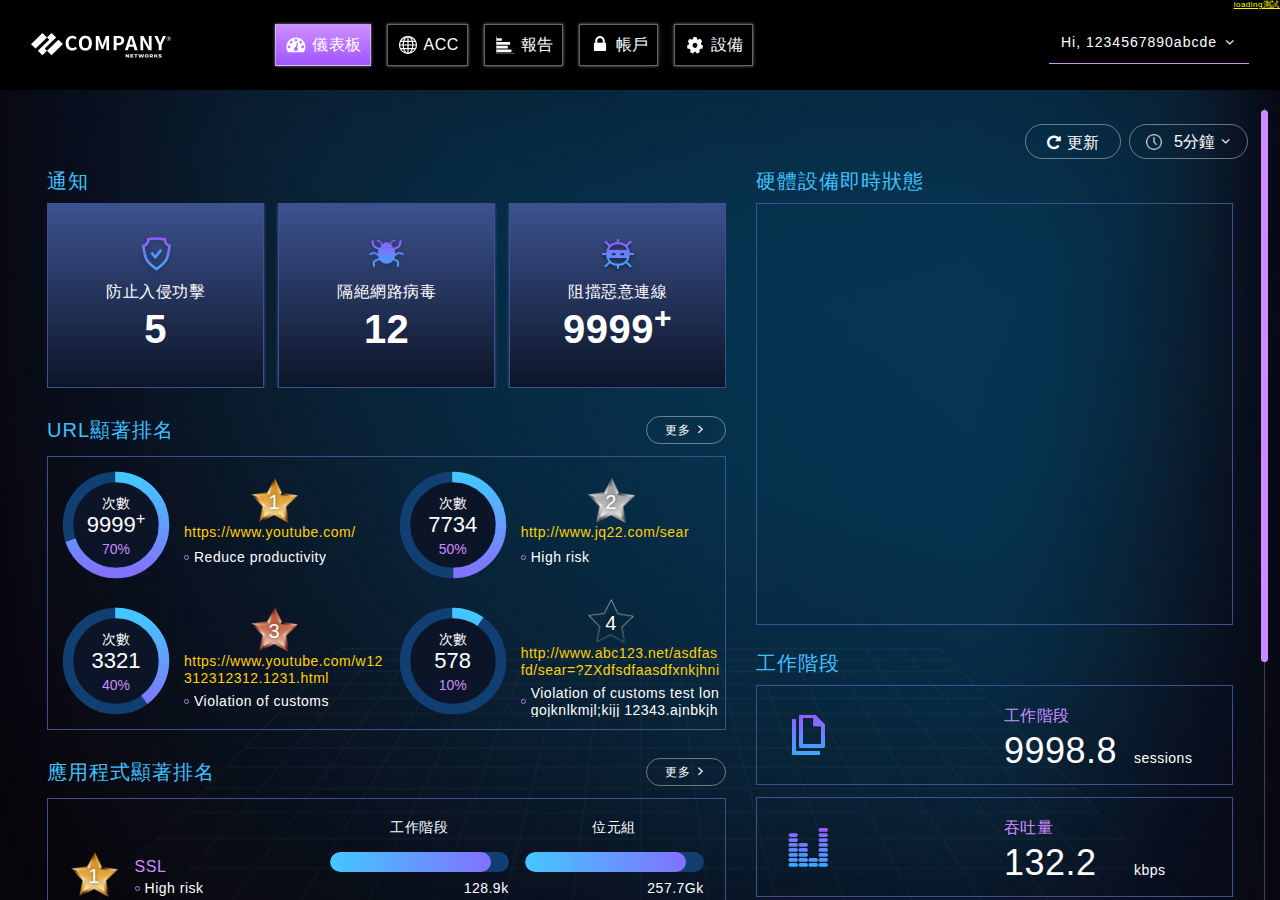
<file: index.html>
<!DOCTYPE html>
<html lang="en">
<head>
    <meta charset="UTF-8">
    <title>儀表板</title>
	<meta name="viewport" content="width=device-width, initial-scale=1.0">
	<meta http-equiv="X-UA-Compatible" content="ie=edge">
	 <!--Facebook 分享時使用資訊  -->
	<meta property="og:title" content="" />
	<meta property="og:description" content="" />
	<meta property="og:url" content="" /> 
	<meta property="og:image" content="" />
	<meta property="og:type" content="website""/>
	<!-- css -->
	<link rel="stylesheet" type="text/css" href="assets/css/vendors/normalize.css">
	<link rel="stylesheet" type="text/css" href="assets/css/vendors/vendors.css">
	<link rel="stylesheet" type="text/css" href="assets/css/index.css">
	<!-- favicon -->
	<link rel="shortcut icon" size="16x16" href="favicon.ico">
	<link rel="apple-touch-icon" sizes="192x192" href="favicon192.png">
</head>
<body>
  <header>
    <!-- load inc/nav.html -->
  </header> 
    <!-- TEST-LOADING-BTN 測試按鈕 可以拿掉-->
    <a class="TEST-LOADING-BTN" onclick="document.getElementById('idIdxLoadingMask').classList.toggle('hide');"
      style="position: fixed; z-index: 10; top: 0; right:0; font-size: 8px; color: yellow; text-decoration: underline; cursor:pointer;">
      loading測試
    </a>
    <div class="vc-loading-mask hide" id="idIdxLoadingMask" onclick="this.classList.add('hide');">
      <svg class="svgLoading animated" xmlns="http://www.w3.org/2000/svg" style="margin-top: -100px;" width="240"
        height="80" viewBox="0 0 240 80">
        <text x="0" y="55" font-family="Arial" font-size="50" font-weight="bold">
          Loading...
        </text>
      </svg>
    </div>
  <div class="vc-main-wrapper" data-simplebar>
    <div class="container ">
      <!-- 更新toolbar -->
      <div class="row"> 
        <div class="vc-brd-update ">
          <button class="btn vc-roundbtn"><i class="fa fa-repeat"></i>更新</button>
          <div class="vc-updatetime ml-2 vc-roundbtn">
              <img src="assets/img/brd-i-clock@2x.png" alt="clockicon">
              <select class="custom-select ">
                <option value="01" selected>5分鐘</option>
                <option value="02">x分鐘</option>
                <option value="03">y分鐘</option>
                <option value="04">z分鐘</option>
              </select>
          </div>
        </div>
      </div>
      <!-- widgets -->
      <div class="row vc-brd-wgt-wrapper">
        <div class="col12 col-lg-7 ">
          <!-- 通知 -->
          <div class="vc-wgt mb-3">
            <div class="vc-wgt-header"><h2>通知</h2></div>
            <div class="vc-wgt-body vc-nobdr">
              <ul class="vc-notice-ul">
                <li class="vc-notice-li">
                  <div class="vc-nt-content">
                    <img src="assets/img/brd-i-guard@2x.png" alt="防止入侵攻擊">
                    <p class="vc-nt-title">防止入侵功擊</p>
                    <p class="vc-nt-count"><span class="vc-counter">5</span></p>
                  </div>
                </li>
                <li class="vc-notice-li ">
                  <div class="vc-nt-content">
                    <img src="assets/img/brd-i-virus@2x.png" alt="隔絕網路病毒">
                    <p class="vc-nt-title">隔絕網路病毒</p>
                    <p class="vc-nt-count"><span class="vc-counter">12</span></p>
                  </div>
                </li>
                <li class="vc-notice-li ">
                  <div class="vc-nt-content">
                    <img src="assets/img/brd-i-attack@2x.png" alt="阻擋惡意連線">
                    <p class="vc-nt-title">阻擋惡意連線</p>
                    <p class="vc-nt-count"><span class="vc-counter">9999</span><sup>+</sup></p>
                  </div>
                </li>
              </ul>
            </div>
          </div>
          <!-- URL顯著排名 -->
          <div class="vc-wgt mb-3">
            <div class="vc-wgt-header d-flex justify-content-between align-items-center">
              <h2>URL顯著排名</h2><a href="#" class="btn vc-roundbtn vc-small vc-icon-back">更多<i class="fa fa-angle-right"></i></a>
            </div>
            <div class="vc-wgt-body">
              <ul class="vc-urltop-ul">
                <li class="vc-urltop-li ">
                  <div class="vc-col-donut ">
                    <div class="vc-svg-donut">
                      <svg width="100%" height="100%" viewBox="0 0 40 40">
                        <!-- 在第一個svg裡面定義漸層色，後面可沿用 -->
                        <defs>
                          <linearGradient id="idDonutGradient" x1="0%" y1="0%" x2="0%" y2="100%">
                            <stop offset="0%" stop-color="#43C7FF" />
                            <stop offset="100%" stop-color="#8271FF" />
                          </linearGradient>
                        </defs>
                        <circle class="vc-donut-hole" cx="20" cy="20" r="16" fill=""></circle>
                        <circle class="vc-donut-ring" cx="20" cy="20" r="16" fill="" ></circle>
                        <circle class="vc-donut-segment vc-donut-run" cx="20" cy="20" r="16" fill="transparent" stroke="url(#idDonutGradient)" 
                        style="stroke-dasharray: 70 30"></circle>
                      </svg>
                      <div class="vc-donut-text">
                        <p class="vc-label" id="">次數</p>
                        <p class="vc-label-data" id=""><span class="vc-counter">9999</span><sup>+</sup></p>
                        <p class="vc-label-percent" id="">70%</p>
                      </div>
                    </div>
                  </div>
                  <div class="vc-col-info ">
                    <div class="vc-row-star"><span class="vc-star vc-star1">1</span></div>
                    <a href="https://www.youtube.com" title="https://www.youtube.com/" class="vc-urllink">https://www.youtube.com/</a>
                    <p class="vc-value vc-withbullet" title="Reduce productivity">Reduce productivity</p>
                  </div>
                </li>
                <li class="vc-urltop-li ">
                  <div class="vc-col-donut ">
                    <div class="vc-svg-donut">
                      <svg width="100%" height="100%" viewBox="0 0 40 40">
                        <circle class="vc-donut-hole" cx="20" cy="20" r="16" fill=""></circle>
                        <circle class="vc-donut-ring" cx="20" cy="20" r="16" fill="" ></circle>
                        <circle class="vc-donut-segment vc-donut-run" cx="20" cy="20" r="16" fill="transparent" stroke="url(#idDonutGradient)" 
                        style="stroke-dasharray: 50 50"></circle>
                      </svg>
                      <div class="vc-donut-text">
                        <p class="vc-label" id="">次數</p>
                        <p class="vc-label-data" id=""><span class="vc-counter">7734</span></p>
                        <p class="vc-label-percent" id="">50%</p>
                      </div>
                    </div>
                  </div>
                  <div class="vc-col-info ">
                    <div class="vc-row-star"><span class="vc-star vc-star2">2</span></div>
                    <a href="http://www.jq22.com/sear" title="http://www.jq22.com/sear" class="vc-urllink">http://www.jq22.com/sear</a>
                    <p class="vc-value vc-withbullet" title="High risk">High risk</p>
                  </div>                
                </li>
                <li class="vc-urltop-li ">
                  <div class="vc-col-donut ">
                    <div class="vc-svg-donut">
                      <svg width="100%" height="100%" viewBox="0 0 40 40">
                        <circle class="vc-donut-hole" cx="20" cy="20" r="16" fill=""></circle>
                        <circle class="vc-donut-ring" cx="20" cy="20" r="16" fill="" ></circle>
                        <circle class="vc-donut-segment vc-donut-run" cx="20" cy="20" r="16" fill="transparent" stroke="url(#idDonutGradient)" 
                        style="stroke-dasharray: 40 60"></circle>
                      </svg>
                      <div class="vc-donut-text">
                        <p class="vc-label" id="">次數</p>
                        <p class="vc-label-data" id=""><span class="vc-counter">3321</span></p>
                        <p class="vc-label-percent" id="">40%</p>
                      </div>
                    </div>
                  </div>
                  <div class="vc-col-info ">
                    <div class="vc-row-star"><span class="vc-star vc-star3">3</span></div>
                    <a href="https://www.youtube.com/w12312312312.1231.html" title="https://www.youtube.com/w12312312312.1231.html" class="vc-urllink">https://www.youtube.com/w12312312312.1231.html</a>
                    <p class="vc-value vc-withbullet" title="Violation of customs">Violation of customs</p>
                  </div>
                </li>
                <li class="vc-urltop-li ">
                  <div class="vc-col-donut ">
                    <div class="vc-svg-donut">
                      <svg width="100%" height="100%" viewBox="0 0 40 40">
                        <circle class="vc-donut-hole" cx="20" cy="20" r="16" fill=""></circle>
                        <circle class="vc-donut-ring" cx="20" cy="20" r="16" fill="" ></circle>
                        <circle class="vc-donut-segment vc-donut-run" cx="20" cy="20" r="16" fill="transparent" stroke="url(#idDonutGradient)" 
                        style="stroke-dasharray: 10 90"></circle>
                      </svg>
                      <div class="vc-donut-text">
                        <p class="vc-label" id="">次數</p>
                        <p class="vc-label-data" id=""><span class="vc-counter">578</span></p>
                        <p class="vc-label-percent" id="">10%</p>
                      </div>
                    </div>
                  </div>
                  <div class="vc-col-info ">
                    <div class="vc-row-star"><span class="vc-star">4</span></div>
                    <a href="http://www.abc123.net/asdfasfd/sear=?ZXdfsdfaasdfxnkjhnilkml,.kmkjhbb" 
                    title="http://www.abc123.net/asdfasfd/sear=?ZXdfsdfaasdfxnkjhnilkml,.kmkjhbb" class="vc-urllink">http://www.abc123.net/asdfasfd/sear=?ZXdfsdfaasdfxnkjhnilkml,.kmkjhbb</a>
                    <p class="vc-value vc-withbullet" title="Violation of customs test longojknlkmjl;kijj 12343.ajnbkjhbk">Violation of customs test longojknlkmjl;kijj 12343.ajnbkjhbk</p>
                  </div>                
                </li>
              </ul>
            </div>
          </div>
          <!-- 應用程式顯著排名 -->
          <div class="vc-wgt mb-3">
            <div class="vc-wgt-header d-flex justify-content-between align-items-center">
              <h2>應用程式顯著排名</h2><a href="#" class="btn vc-roundbtn vc-small vc-icon-back">更多<i class="fa fa-angle-right"></i></a>
            </div>
            <div class="vc-wgt-body">
              <ul class="vc-apptop-ul">
                <li class="vc-apptop-li vc-apptop-header">
                  <div class="vc-col-star "></div>
                  <div class="vc-col-name "></div>
                  <div class="vc-col-perc "> <p class="vc-title">工作階段</p> </div>
                  <div class="vc-col-perc "> <p class="vc-title">位元組</p> </div>
                </li>
                <li class="vc-apptop-li">
                  <div class="vc-col-star ">
                    <span class="vc-star vc-star1">1</span>
                  </div>
                  <div class="vc-col-name ">
                    <p class="vc-name" title="SSL">SSL</p> <p class="vc-value vc-withbullet" title="High risk">High risk</p>
                  </div>
                  <div class="vc-col-perc ">
                    <span class="vc-perc-bg"><span class="vc-perc-bar vc-bar-run" style="width:90%;"></span></span> <p class="vc-value">128.9k</p>
                  </div>
                  <div class="vc-col-perc ">
                    <span class="vc-perc-bg"><span class="vc-perc-bar vc-bar-run" style="width:90%;"></span></span> <p class="vc-value">257.7Gk</p>
                  </div>
                </li>
                <li class="vc-apptop-li">
                  <div class="vc-col-star ">
                    <span class="vc-star vc-star2">2</span>
                  </div>
                  <div class="vc-col-name ">
                    <p class="vc-name" title="unknown-tcp">unknown-tcp</p> <p class="vc-value vc-withbullet" title="Violation of customs">Violation of customs</p>
                  </div>
                  <div class="vc-col-perc ">
                    <span class="vc-perc-bg"><span class="vc-perc-bar vc-bar-run" style="width:75%;"></span></span>
                    <p class="vc-value">38.4k</p>
                  </div>
                  <div class="vc-col-perc ">
                    <span class="vc-perc-bg"><span class="vc-perc-bar vc-bar-run" style="width:75%;"></span></span>
                    <p class="vc-value">122.8G</p>
                  </div>
                </li>
                <li class="vc-apptop-li">
                  <div class="vc-col-star ">
                    <span class="vc-star vc-star3">3</span>
                  </div>
                  <div class="vc-col-name ">
                    <p class="vc-name" title="web-browsing">web-browsing</p> <p class="vc-value vc-withbullet" title="Reduce productivity">Reduce productivity</p>
                  </div>
                  <div class="vc-col-perc ">
                    <span class="vc-perc-bg"><span class="vc-perc-bar vc-bar-run" style="width:55%;"></span></span>
                    <p class="vc-value">32.4k</p>
                  </div>
                  <div class="vc-col-perc ">
                    <span class="vc-perc-bg"><span class="vc-perc-bar vc-bar-run" style="width:55%;"></span></span>
                    <p class="vc-value">66.4G</p>
                  </div>
                </li>
                <li class="vc-apptop-li">
                  <div class="vc-col-star ">
                    <span class="vc-star vc-star4">4</span>
                  </div>
                  <div class="vc-col-name ">
                    <p class="vc-name" title="ping testadfhshg 123sdzfdb 890ji3432">ping testadfhshg 123sdzfdb 890ji3432</p>
                    <p class="vc-value vc-withbullet" title="Malicious URL testlong words 123.asdfadvcoijnmikjm,">Malicious URL testlong words 123.asdfadvcoijnmikjm,</p>
                  </div>
                  <div class="vc-col-perc ">
                    <span class="vc-perc-bg"><span class="vc-perc-bar vc-bar-run" style="width:26%;"></span></span>
                    <p class="vc-value">9.2k</p>
                  </div>
                  <div class="vc-col-perc ">
                    <span class="vc-perc-bg"><span class="vc-perc-bar vc-bar-run" style="width:26%;"></span></span>
                    <p class="vc-value">10.2G</p>
                  </div>
                </li>
              </ul>
            </div>
          </div>
        </div>
        <div class="col12 col-lg-5 ">
          <!-- 硬體設備即時狀態 -->
          <div class="vc-wgt mb-3">
            <div class="vc-wgt-header">
              <h2>硬體設備即時狀態</h2>
            </div>
            <div class="vc-wgt-body " style='overflow: hidden;'>
              <div class="vc-amchart-div" id="idChartDashbrdHardware" style="height:400px;margin: 10px 0;"></div>
            </div>
          </div>
          <div class="vc-wgt mb-3">
            <div class="vc-wgt-header">
              <h2>工作階段</h2>
            </div>
            <div class="vc-wgt-body vc-wgt-body-session">
              <div class="vc-icon"><img src="assets/img/brd-i-sess.svg" alt="工作階段icon"></div>
              <div class="vc-txt">
                <p class='vc-name'>工作階段</p>
                <span class='vc-counter-decipoint'>9998.8</span>
                <span class='vc-value'>sessions</span>
              </div>
            </div>
            <div class="vc-wgt-body vc-wgt-body-session">
              <div class="vc-icon"><img src="assets/img/brd-i-throu.svg" alt="吞吐量icon"></div>
              <div class="vc-txt">
                <p class='vc-name'>吞吐量</p>
                <span class='vc-counter-decipoint'>132.2</span>
                <span class='vc-value'>kbps</span>
              </div>
            </div>
            <div class="vc-wgt-body vc-wgt-body-session">
              <div class="vc-icon"><img src="assets/img/brd-i-speed.svg" alt="傳輪速率icon"></div>
              <div class="vc-txt">
                <p class='vc-name'>傳輸速率</p>
                <span class='vc-counter-decipoint'>70.8</span>
                <span class='vc-value'>pps</span>
              </div>
            </div>
          </div>
        </div>
      </div>
      <div class="row">
        <footer class="vc-footer">
          <p>  Company Name All Rights Reserved.</p>
        </footer>
      </div>
    </div>
  </div>
<div class="modal vc-modal vc-user-changepass-modal fade" id="idModalUserChangePass" tabindex="-1" role="dialog">
  <div class="modal-dialog" role="document">
    <div class="modal-content">
      <div class="modal-header">
        <h5 class="modal-title" id="">修改會員密碼</h5>
        <button type="button" class="close" data-dismiss="modal">
          <span aria-hidden="true">&times;</span>
        </button>
      </div>
      <div class="modal-body ">
        <label>舊密碼</label>
        <div class="form-group pass_show jsPassShow">
          <input type="password" value="" class="form-control" placeholder="請輸入原始密碼">
          <span class="jsPassIcon vc-passshow"></span>
        </div>
        <label>新密碼</label>
        <div class="form-group pass_show jsPassShow">
          <input type="password" value="" class="form-control" placeholder="6-50碼，至少包含OOXXZZ">
          <span class="jsPassIcon vc-passshow"></span>
        </div>
        <label>請再輸入一次新密碼</label>
        <div class="form-group pass_show jsPassShow">
          <input type="password" value="" class="form-control" placeholder="">
          <span class="jsPassIcon vc-passshow"></span>
        </div>
      </div>
      <div class="modal-footer">
        <button type="button" class="btn vc-squarebtn vc-mid vc-btnNO" data-dismiss="modal">取消</button>
        <button type="button" class="btn vc-squarebtn vc-mid vc-btnYES" data-dismiss="modal">確定更改</button>
      </div>
    </div>
  </div>
</div>
<script src="assets/js/vendors/jquery-3.3.1.min.js"></script>
<script src="assets/js/vendors/popper.min.js"></script>
<script src="assets/js/vendors/bootstrap4.1.3.min.js"></script>
<!-- daterangepicker -->
<script src="assets/js/vendors/moment.min.js"></script>
<script src="assets/js/vendors/daterangepicker.min.js"></script>
<!-- select2 -->
<script src="assets/js/vendors/select2.js"></script>
<!-- simplebar -->
<script src="assets/js/vendors/simplebar.min.js"></script>
<!-- amchart -->
<script src="//www.amcharts.com/lib/4/core.js"></script>
<script src="//www.amcharts.com/lib/4/charts.js"></script>
<script src="//www.amcharts.com/lib/4/themes/animated.js"></script>
<script src="//www.amcharts.com/lib/4/themes/dark.js"></script>
<script src="//www.amcharts.com/lib/4/maps.js"></script>
<script src="//www.amcharts.com/lib/4/geodata/worldLow.js"></script>
<!-- 個別js -->
<script src="assets/js/index.js"></script>
<script src="assets/js/brd_chart.js"></script>
<script>
  headerSetup("jsNavBrd");
</script>
</body>  
</html>
</file>
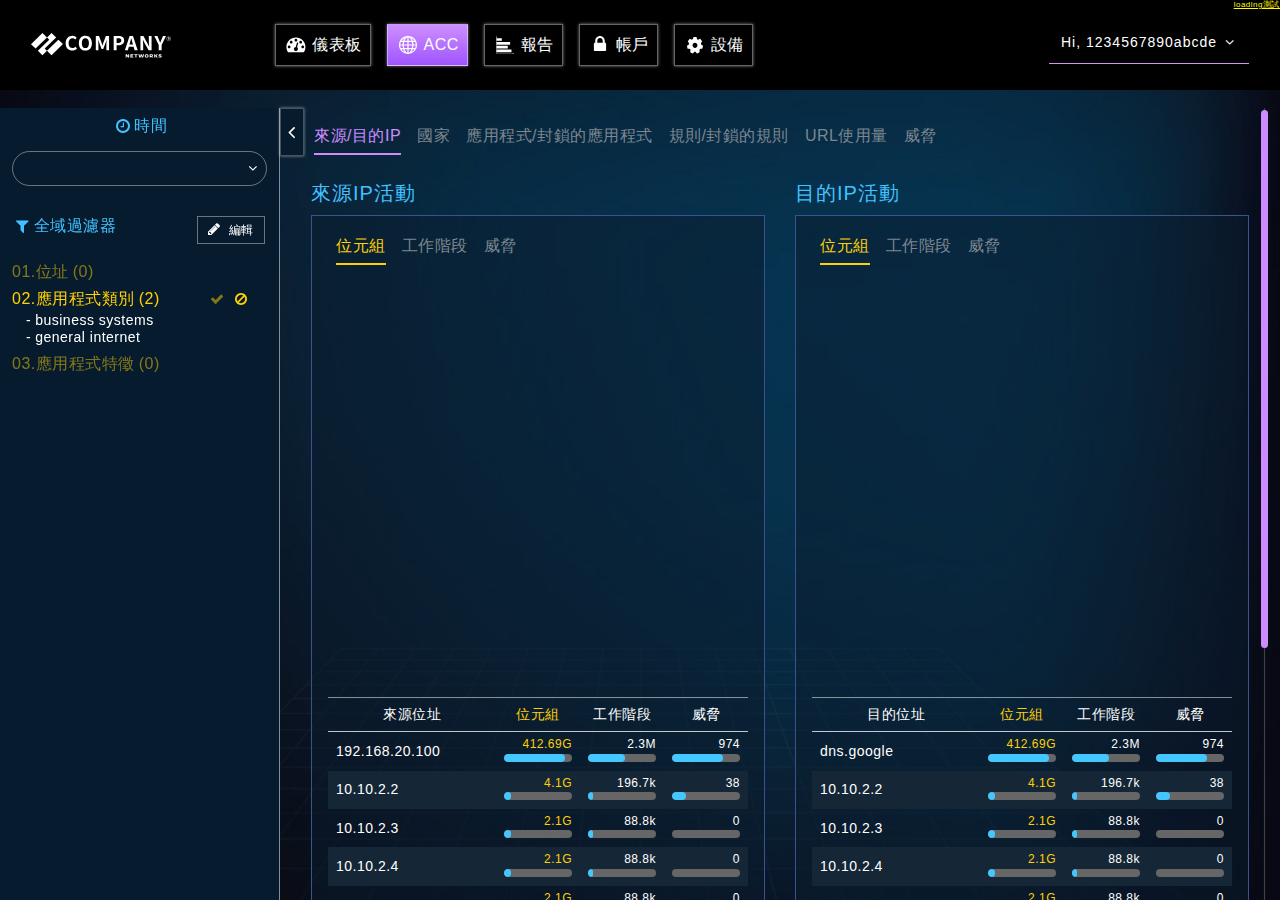
<file: acc.html>
<!DOCTYPE html>
<html lang="en">
<head>
    <meta charset="UTF-8">
    <title>ACC</title>
	<meta name="viewport" content="width=device-width, initial-scale=1.0, user-scalable=no">
	<meta http-equiv="X-UA-Compatible" content="ie=edge">
	 <!--Facebook 分享時使用資訊  -->
	<meta property="og:title" content="" />
	<meta property="og:description" content="" />
	<meta property="og:url" content="" /> 
	<meta property="og:image" content="" />
	<meta property="og:type" content="website""/>
	<!-- css -->
	<link rel="stylesheet" type="text/css" href="assets/css/vendors/normalize.css">
	<link rel="stylesheet" type="text/css" href="assets/css/vendors/vendors.css">
  <link rel="stylesheet" type="text/css" href="assets/css/index.css">

	<!-- favicon -->
	<link rel="shortcut icon" size="16x16" href="favicon.ico">
	<link rel="apple-touch-icon" sizes="192x192" href="favicon192.png">
</head>
<body>
  <header>
    <!-- load inc/nav.html -->
  </header> 
  <div class="jsSideMenuEvt vc-acc-wrapper">
    <div class="jsSideMenuEvt vc-sidemenu-wrapper ">
      <div class="vc-sidemenu">
        <!-- 時間 -->
        <div class="vc-sidewgt" style="height: 90px;">
          <div class="vc-sidewgt-header">
            <h3><i class="fa fa-clock-o"></i>時間</h3>
          </div>
          <div class="vc-sidewgt-body">
            <div class="vc-datetimerange vc-roundbtn">
              <input type="text" name="jsAccDaterange" class="" value="">
            </div>
          </div>
        </div>
        <!-- 全域過濾器 -->
        <div class="vc-sidewgt" style="height: calc(100% - 90px);">
          <div class="vc-sidewgt-header d-flex justify-content-between align-items-center">
            <h3><i class="fa fa-filter"></i>全域過濾器</h3>
            <a href="#" class="jsFilterEditEvt jsFilterEditOpen btn vc-squarebtn vc-small idAccFilterEditBtn" ><i class="fa fa-pencil"></i>編輯</a>
          </div>
          <div class="vc-sidewgt-body idAccFilterWrapper" data-simplebar>
            <div class="vc-filter-wrapper">
              <div class="jsFilterEditEvt vc-filterwgt vc-mode-filterview">
                <div class="vc-filterwgt-header ">
                  <h4>01.位址<span>(0)</span></h4>
                  <div class='vc-filter-onoff'><a href="#" class="vc-on  jsFilterOnOff" title="開啟所選項目">on</a><a href="#" class="vc-off active jsFilterOnOff" title="不開啟所選項目">off</a></div>
                </div>
                <div class="vc-filterwgt-body ">
                  <ul class="vc-filterwgt-list">
                    <li>192.16.1.194</li>
                    <li>192.16.1.192</li>
                  </ul>
                  <div class="vc-filter-select2">
                    <ul class="select2-selection__rendered jsFilterInputUl">
                      <li class="select2-selection__choice" title="192.16.1.194">
                        <span class="select2-selection__choice__remove" role="presentation">×</span> 192.16.1.194
                      </li>
                      <li class="select2-selection__choice" title="192.16.1.194">
                        <span class="select2-selection__choice__remove" role="presentation">×</span> 192.16.1.192
                      </li>
                    </ul>
                    <div class="vc-input-wrapper">
                      <input type="search" class="vc-input" size="" placeholder="請輸入IP address" id="">
                      <span class="select2-selection__choice__remove vc-input-add jsFilterInputAdd" title="新增">+</span>
                    </div>
                  </div>
                </div>
              </div>
              <div class="jsFilterEditEvt vc-filterwgt active vc-mode-filterview">
                <div class="vc-filterwgt-header ">
                  <h4>02.應用程式類別<span>(2)</span></h4>
                  <div class='vc-filter-onoff'>
                    <a href="#" class="vc-on  jsFilterOnOff" title="開啟所選項目">on</a>
                    <a href="#" class="vc-off active jsFilterOnOff" title="不開啟所選項目">off</a>
                  </div>
                </div>
                <div class="vc-filterwgt-body ">
                  <ul class="vc-filterwgt-list">
                    <li>business systems</li>
                    <li>general internet</li>
                  </ul>
                  <select multiple="multiple" class="custom-select vc-filter-select2 jsSelect2Id2" data-placeholder="請選子類別(可輸入搜尋)" style="width:100%;" placeholder="請選擇子項目">
                    <option value="01" selected="selected">business systems</option>
                    <option value="02" selected="selected">general internet</option>
                    <option value="03">app item 3333333</option>
                    <option value="04">app item 4444444</option>
                  </select>
                </div>
              </div>  
              <div class="jsFilterEditEvt vc-filterwgt vc-mode-filterview">
                <div class="vc-filterwgt-header ">
                  <h4>03.應用程式特徵<span>(0)</span></h4>
                  <div class='vc-filter-onoff'>
                    <a href="#" class="vc-on  jsFilterOnOff" title="開啟所選項目">on</a>
                    <a href="#" class="vc-off active jsFilterOnOff" title="不開啟所選項目">off</a>
                  </div>
                </div>
                <div class="vc-filterwgt-body ">
                  <ul class="vc-filterwgt-list">
                    <li>特徵111</li>
                    <li>特徵2222</li>
                  </ul>
                  <select multiple="multiple" class="custom-select vc-filter-select2 jsSelect2Id3" data-placeholder="請選子類別(可輸入搜尋)"
                    style="width:100%;" placeholder="請選擇子項目">
                    <option value="01" >特徵111</option>
                    <option value="02" >特徵2222</option>
                  </select>
                </div>
              </div>

            </div>
          </div>
          <div class="jsFilterEditEvt vc-filter-footer mt-3">
            <a href="#" class="btn vc-squarebtn vc-mid vc-btnNO mr-1" data-toggle="modal"
              data-target="">取消</a>
            <a href="#" class="btn vc-squarebtn vc-mid  vc-btnYES ml-1" data-toggle="modal"
              data-target="#idModalAccEditDone">套用</a>
          </div>
        </div>
      </div> 
      <div class="vc-sidemenu-toggle jsSideToggle" ><i class="fa fa-angle-left"></i></div>
    </div> <!-- vc-sidemenu-wrapper -->

    <!-- TEST-LOADING-BTN 測試按鈕 可以拿掉-->
    <a class="TEST-LOADING-BTN" 
    onclick="document.getElementById('idAccLoadingMask').classList.toggle('hide');" 
    style="position: fixed; z-index: 10; top: 0; right:0; font-size: 8px; color: yellow; text-decoration: underline; cursor:pointer;" >
      loading測試
    </a>
    <div class="vc-loading-mask hide" id="idAccLoadingMask" onclick="this.classList.add('hide');" >
        <svg class="svgLoading animated" xmlns="http://www.w3.org/2000/svg" style="margin-top: -100px;" width="240" height="80" viewBox="0 0 240 80">
          <text x="0" y="55" font-family="Arial" font-size="50" font-weight="bold">
            Loading...
          </text>
        </svg>
    </div>
    <div class="jsSideMenuEvt vc-acc-main-wrapper " data-simplebar>
      <div class="vc-acc-subnav-wrapper" >
        <div class="vc-mobile-acc-subnav-toggle" id="idAccSubnavToggle">來源/目的IP</div>
        <div class="vc-acc-subnav-list" id="idAccSubnav">
          <ul class="jsSideMenuEvt nav vc-acc-subnav"  role="tablist" >
            <li class="nav-item"> <a class="nav-link active" id="" data-toggle="tab" href="#idAccSubnavIp" role="tab" >來源/目的IP</a> </li>
            <li class="nav-item"> <a class="nav-link " id="" data-toggle="tab" href="#idAccSubnavReg" role="tab" >國家</a> </li>
            <li class="nav-item"> <a class="nav-link " id="" data-toggle="tab" href="#idAccSubnavApp" role="tab" >應用程式/封鎖的應用程式</a> </li>
            <li class="nav-item"> <a class="nav-link " id="" data-toggle="tab" href="#idAccSubnavRule" role="tab" >規則/封鎖的規則</a> </li>
            <li class="nav-item"> <a class="nav-link " id="" data-toggle="tab" href="#idAccSubnavUrl" role="tab" >URL使用量</a> </li>
            <li class="nav-item"> <a class="nav-link " id="" data-toggle="tab" href="#idAccSubnavThreat" role="tab" >威脅</a> </li>
          </ul>
        </div>
      </div>

      <div class="tab-content" id="">
        <div class="tab-pane fade show active" id="idAccSubnavIp" role="tabpanel" >
          <div class="container-fluid"> 
            <div class="row">
              <div class="col12 col-lg-6 ">
                <div class="vc-wgt-header"> <h2>來源IP活動</h2> </div>
                <div class="vc-wgt-body-acc TEST-H" >
                  <ul class="nav vc-wgt-nav" id="" role="tablist">
                    <li class="nav-item"> <a class="nav-link active" id="" data-toggle="tab" href="#idAccSrcIpByte" role="tab">位元組</a></li>
                    <li class="nav-item"> <a class="nav-link" id="" data-toggle="tab" href="#idAccSrcIpSession" role="tab">工作階段</a> </li>
                    <li class="nav-item"> <a class="nav-link" id="" data-toggle="tab" href="#idAccSrcIpThreat" role="tab">威脅</a> </li>
                  </ul>
                  <div class="tab-content" id="">
                    <div class="tab-pane fade show active" id="idAccSrcIpByte" role="tabpanel">
                      <div class="vc-amchart-div" id="idChartAccSrcIpByte_byTime"></div>
                      <div class="vc-wgt-datatable"> 
<table class="table vc-data-table idTableAccSrcIpByte">
  <thead>
    <tr>
      <th class="vc-col-addr">來源位址</th>
      <th class="vc-col-byte vc-col-active">位元組</th>
      <th class="vc-col-session">工作階段</th>
      <th class="vc-col-threat">威脅</th>
    </tr>
  </thead>
  <tbody>
    <tr>
      <td class="vc-col-addr">192.168.20.100</td>
      <td class="vc-col-byte vc-col-active">
        <div class="vc-col-perc ">
          <p class="vc-value">412.69G</p>
          <span class="vc-perc-bg"><span class="vc-perc-bar" style="width:90%;"></span></span>
        </div>
      </td>
      <td class="vc-col-session">
        <div class="vc-col-perc ">
          <p class="vc-value">2.3M</p>
          <span class="vc-perc-bg"><span class="vc-perc-bar" style="width:55%;"></span></span>
        </div>
      </td>
      <td class="vc-col-threat">
        <div class="vc-col-perc ">
          <p class="vc-value">974</p>
          <span class="vc-perc-bg"><span class="vc-perc-bar" style="width:75%;"></span></span>
        </div>
      </td>
    </tr>
    <tr>
      <td class="vc-col-addr">10.10.2.2</td>
      <td class="vc-col-byte vc-col-active">
        <div class="vc-col-perc ">
          <p class="vc-value">4.1G</p>
          <span class="vc-perc-bg"><span class="vc-perc-bar" style="width:10%;"></span></span>
        </div>
      </td>
      <td class="vc-col-session">
        <div class="vc-col-perc ">
          <p class="vc-value">196.7k</p>
          <span class="vc-perc-bg"><span class="vc-perc-bar" style="width:8%;"></span></span>
        </div>
      </td>
      <td class="vc-col-threat">
        <div class="vc-col-perc ">
          <p class="vc-value">38</p>
          <span class="vc-perc-bg"><span class="vc-perc-bar" style="width:20%;"></span></span>
        </div>
      </td>
    </tr>
    <tr>
      <td class="vc-col-addr">10.10.2.3</td>
      <td class="vc-col-byte vc-col-active">
        <div class="vc-col-perc ">
          <p class="vc-value">2.1G</p>
          <span class="vc-perc-bg"><span class="vc-perc-bar" style="width:10%;"></span></span>
        </div>
      </td>
      <td class="vc-col-session">
        <div class="vc-col-perc ">
          <p class="vc-value">88.8k</p>
          <span class="vc-perc-bg"><span class="vc-perc-bar" style="width:8%;"></span></span>
        </div>
      </td>
      <td class="vc-col-threat">
        <div class="vc-col-perc ">
          <p class="vc-value">0</p>
          <span class="vc-perc-bg"><span class="vc-perc-bar" style="width:0%;"></span></span>
        </div>
      </td>
    </tr>
    <tr>
      <td class="vc-col-addr">10.10.2.4</td>
      <td class="vc-col-byte vc-col-active">
        <div class="vc-col-perc ">
          <p class="vc-value">2.1G</p>
          <span class="vc-perc-bg"><span class="vc-perc-bar" style="width:10%;"></span></span>
        </div>
      </td>
      <td class="vc-col-session">
        <div class="vc-col-perc ">
          <p class="vc-value">88.8k</p>
          <span class="vc-perc-bg"><span class="vc-perc-bar" style="width:8%;"></span></span>
        </div>
      </td>
      <td class="vc-col-threat">
        <div class="vc-col-perc ">
          <p class="vc-value">0</p>
          <span class="vc-perc-bg"><span class="vc-perc-bar" style="width:0%;"></span></span>
        </div>
      </td>
    </tr>
    <tr>
      <td class="vc-col-addr">10.10.2.5</td>
      <td class="vc-col-byte vc-col-active">
        <div class="vc-col-perc ">
          <p class="vc-value">2.1G</p>
          <span class="vc-perc-bg"><span class="vc-perc-bar" style="width:10%;"></span></span>
        </div>
      </td>
      <td class="vc-col-session">
        <div class="vc-col-perc ">
          <p class="vc-value">88.8k</p>
          <span class="vc-perc-bg"><span class="vc-perc-bar" style="width:8%;"></span></span>
        </div>
      </td>
      <td class="vc-col-threat">
        <div class="vc-col-perc ">
          <p class="vc-value">0</p>
          <span class="vc-perc-bg"><span class="vc-perc-bar" style="width:0%;"></span></span>
        </div>
      </td>
    </tr>
    <tr>
      <td class="vc-col-addr">10.10.2.6</td>
      <td class="vc-col-byte vc-col-active">
        <div class="vc-col-perc ">
          <p class="vc-value">2.1G</p>
          <span class="vc-perc-bg"><span class="vc-perc-bar" style="width:10%;"></span></span>
        </div>
      </td>
      <td class="vc-col-session">
        <div class="vc-col-perc ">
          <p class="vc-value">88.8k</p>
          <span class="vc-perc-bg"><span class="vc-perc-bar" style="width:8%;"></span></span>
        </div>
      </td>
      <td class="vc-col-threat">
        <div class="vc-col-perc ">
          <p class="vc-value">0</p>
          <span class="vc-perc-bg"><span class="vc-perc-bar" style="width:0%;"></span></span>
        </div>
      </td>
    </tr>
    <tr>
      <td class="vc-col-addr">10.10.2.7</td>
      <td class="vc-col-byte vc-col-active">
        <div class="vc-col-perc ">
          <p class="vc-value">2.1G</p>
          <span class="vc-perc-bg"><span class="vc-perc-bar" style="width:10%;"></span></span>
        </div>
      </td>
      <td class="vc-col-session">
        <div class="vc-col-perc ">
          <p class="vc-value">88.8k</p>
          <span class="vc-perc-bg"><span class="vc-perc-bar" style="width:8%;"></span></span>
        </div>
      </td>
      <td class="vc-col-threat">
        <div class="vc-col-perc ">
          <p class="vc-value">0</p>
          <span class="vc-perc-bg"><span class="vc-perc-bar" style="width:0%;"></span></span>
        </div>
      </td>
    </tr>
    <tr>
      <td class="vc-col-addr">10.10.2.8</td>
      <td class="vc-col-byte vc-col-active">
        <div class="vc-col-perc ">
          <p class="vc-value">2.1G</p>
          <span class="vc-perc-bg"><span class="vc-perc-bar" style="width:10%;"></span></span>
        </div>
      </td>
      <td class="vc-col-session">
        <div class="vc-col-perc ">
          <p class="vc-value">88.8k</p>
          <span class="vc-perc-bg"><span class="vc-perc-bar" style="width:8%;"></span></span>
        </div>
      </td>
      <td class="vc-col-threat">
        <div class="vc-col-perc ">
          <p class="vc-value">0</p>
          <span class="vc-perc-bg"><span class="vc-perc-bar" style="width:0%;"></span></span>
        </div>
      </td>
    </tr>
    <tr>
      <td class="vc-col-addr">10.10.2.9</td>
      <td class="vc-col-byte vc-col-active">
        <div class="vc-col-perc ">
          <p class="vc-value">2.1G</p>
          <span class="vc-perc-bg"><span class="vc-perc-bar" style="width:10%;"></span></span>
        </div>
      </td>
      <td class="vc-col-session">
        <div class="vc-col-perc ">
          <p class="vc-value">88.8k</p>
          <span class="vc-perc-bg"><span class="vc-perc-bar" style="width:8%;"></span></span>
        </div>
      </td>
      <td class="vc-col-threat">
        <div class="vc-col-perc ">
          <p class="vc-value">0</p>
          <span class="vc-perc-bg"><span class="vc-perc-bar" style="width:0%;"></span></span>
        </div>
      </td>
    </tr>
    <tr>
      <td class="vc-col-addr">10.10.2.10</td>
      <td class="vc-col-byte vc-col-active">
        <div class="vc-col-perc ">
          <p class="vc-value">2.1G</p>
          <span class="vc-perc-bg"><span class="vc-perc-bar" style="width:10%;"></span></span>
        </div>
      </td>
      <td class="vc-col-session">
        <div class="vc-col-perc ">
          <p class="vc-value">88.8k</p>
          <span class="vc-perc-bg"><span class="vc-perc-bar" style="width:8%;"></span></span>
        </div>
      </td>
      <td class="vc-col-threat">
        <div class="vc-col-perc ">
          <p class="vc-value">0</p>
          <span class="vc-perc-bg"><span class="vc-perc-bar" style="width:0%;"></span></span>
        </div>
      </td>
    </tr>
    <tr>
      <td class="vc-col-addr">Others</td>
      <td class="vc-col-byte vc-col-active">
        <div class="vc-col-perc ">
          <p class="vc-value">2.1G</p>
          <span class="vc-perc-bg"><span class="vc-perc-bar" style="width:10%;"></span></span>
        </div>
      </td>
      <td class="vc-col-session">
        <div class="vc-col-perc ">
          <p class="vc-value">88.8k</p>
          <span class="vc-perc-bg"><span class="vc-perc-bar" style="width:8%;"></span></span>
        </div>
      </td>
      <td class="vc-col-threat">
        <div class="vc-col-perc ">
          <p class="vc-value">0</p>
          <span class="vc-perc-bg"><span class="vc-perc-bar" style="width:0%;"></span></span>
        </div>
      </td>
    </tr>
  </tbody>
</table>
                      </div>
                    </div>
                    <div class="tab-pane fade " id="idAccSrcIpSession" role="tabpanel">
                      <div class="vc-amchart-div" id="idChartAccSrcIpSession_byTime"></div>
                      <div class="vc-wgt-datatable"> 
<table class="table vc-data-table idTableAccSrcIpSession">
  <thead>
    <tr>
      <th class="vc-col-addr">來源位址</th>
      <th class="vc-col-byte ">位元組</th>
      <th class="vc-col-session vc-col-active">工作階段</th>
      <th class="vc-col-threat">威脅</th>
    </tr>
  </thead>
  <tbody>
    <tr>
      <td class="vc-col-addr">192.168.20.100</td>
      <td class="vc-col-byte ">
        <div class="vc-col-perc ">
          <p class="vc-value">412.69G</p>
          <span class="vc-perc-bg"><span class="vc-perc-bar" style="width:20%;"></span></span>
        </div>
      </td>
      <td class="vc-col-session vc-col-active">
        <div class="vc-col-perc ">
          <p class="vc-value">1.9M</p>
          <span class="vc-perc-bg"><span class="vc-perc-bar" style="width:70%;"></span></span>
        </div>
      </td>
      <td class="vc-col-threat">
        <div class="vc-col-perc ">
          <p class="vc-value">974</p>
          <span class="vc-perc-bg"><span class="vc-perc-bar" style="width:30%;"></span></span>
        </div>
      </td>
    </tr>
    <tr>
      <td class="vc-col-addr">10.10.2.2</td>
      <td class="vc-col-byte ">
        <div class="vc-col-perc ">
          <p class="vc-value">4.1G</p>
          <span class="vc-perc-bg"><span class="vc-perc-bar" style="width:10%;"></span></span>
        </div>
      </td>
      <td class="vc-col-session vc-col-active">
        <div class="vc-col-perc ">
          <p class="vc-value">1.4M</p>
          <span class="vc-perc-bg"><span class="vc-perc-bar" style="width:8%;"></span></span>
        </div>
      </td>
      <td class="vc-col-threat">
        <div class="vc-col-perc ">
          <p class="vc-value">38</p>
          <span class="vc-perc-bg"><span class="vc-perc-bar" style="width:20%;"></span></span>
        </div>
      </td>
    </tr>
    <tr>
      <td class="vc-col-addr">10.10.2.3</td>
      <td class="vc-col-byte ">
        <div class="vc-col-perc ">
          <p class="vc-value">2.1G</p>
          <span class="vc-perc-bg"><span class="vc-perc-bar" style="width:10%;"></span></span>
        </div>
      </td>
      <td class="vc-col-session vc-col-active">
        <div class="vc-col-perc ">
          <p class="vc-value">538.0k</p>
          <span class="vc-perc-bg"><span class="vc-perc-bar" style="width:8%;"></span></span>
        </div>
      </td>
      <td class="vc-col-threat">
        <div class="vc-col-perc ">
          <p class="vc-value">0</p>
          <span class="vc-perc-bg"><span class="vc-perc-bar" style="width:0%;"></span></span>
        </div>
      </td>
    </tr>
    <tr>
      <td class="vc-col-addr">10.10.2.4</td>
      <td class="vc-col-byte ">
        <div class="vc-col-perc ">
          <p class="vc-value">2.1G</p>
          <span class="vc-perc-bg"><span class="vc-perc-bar" style="width:10%;"></span></span>
        </div>
      </td>
      <td class="vc-col-session vc-col-active">
        <div class="vc-col-perc ">
          <p class="vc-value">88.8k</p>
          <span class="vc-perc-bg"><span class="vc-perc-bar" style="width:8%;"></span></span>
        </div>
      </td>
      <td class="vc-col-threat">
        <div class="vc-col-perc ">
          <p class="vc-value">0</p>
          <span class="vc-perc-bg"><span class="vc-perc-bar" style="width:0%;"></span></span>
        </div>
      </td>
    </tr>
    <tr>
      <td class="vc-col-addr">10.10.2.5</td>
      <td class="vc-col-byte ">
        <div class="vc-col-perc ">
          <p class="vc-value">2.1G</p>
          <span class="vc-perc-bg"><span class="vc-perc-bar" style="width:10%;"></span></span>
        </div>
      </td>
      <td class="vc-col-session vc-col-active">
        <div class="vc-col-perc ">
          <p class="vc-value">88.8k</p>
          <span class="vc-perc-bg"><span class="vc-perc-bar" style="width:8%;"></span></span>
        </div>
      </td>
      <td class="vc-col-threat">
        <div class="vc-col-perc ">
          <p class="vc-value">0</p>
          <span class="vc-perc-bg"><span class="vc-perc-bar" style="width:0%;"></span></span>
        </div>
      </td>
    </tr>
    <tr>
      <td class="vc-col-addr">10.10.2.6</td>
      <td class="vc-col-byte ">
        <div class="vc-col-perc ">
          <p class="vc-value">2.1G</p>
          <span class="vc-perc-bg"><span class="vc-perc-bar" style="width:10%;"></span></span>
        </div>
      </td>
      <td class="vc-col-session vc-col-active">
        <div class="vc-col-perc ">
          <p class="vc-value">88.8k</p>
          <span class="vc-perc-bg"><span class="vc-perc-bar" style="width:8%;"></span></span>
        </div>
      </td>
      <td class="vc-col-threat">
        <div class="vc-col-perc ">
          <p class="vc-value">0</p>
          <span class="vc-perc-bg"><span class="vc-perc-bar" style="width:0%;"></span></span>
        </div>
      </td>
    </tr>
    <tr>
      <td class="vc-col-addr">10.10.2.7</td>
      <td class="vc-col-byte ">
        <div class="vc-col-perc ">
          <p class="vc-value">2.1G</p>
          <span class="vc-perc-bg"><span class="vc-perc-bar" style="width:10%;"></span></span>
        </div>
      </td>
      <td class="vc-col-session vc-col-active">
        <div class="vc-col-perc ">
          <p class="vc-value">88.8k</p>
          <span class="vc-perc-bg"><span class="vc-perc-bar" style="width:8%;"></span></span>
        </div>
      </td>
      <td class="vc-col-threat">
        <div class="vc-col-perc ">
          <p class="vc-value">0</p>
          <span class="vc-perc-bg"><span class="vc-perc-bar" style="width:0%;"></span></span>
        </div>
      </td>
    </tr>
    <tr>
      <td class="vc-col-addr">10.10.2.8</td>
      <td class="vc-col-byte ">
        <div class="vc-col-perc ">
          <p class="vc-value">2.1G</p>
          <span class="vc-perc-bg"><span class="vc-perc-bar" style="width:10%;"></span></span>
        </div>
      </td>
      <td class="vc-col-session vc-col-active">
        <div class="vc-col-perc ">
          <p class="vc-value">88.8k</p>
          <span class="vc-perc-bg"><span class="vc-perc-bar" style="width:8%;"></span></span>
        </div>
      </td>
      <td class="vc-col-threat">
        <div class="vc-col-perc ">
          <p class="vc-value">0</p>
          <span class="vc-perc-bg"><span class="vc-perc-bar" style="width:0%;"></span></span>
        </div>
      </td>
    </tr>
    <tr>
      <td class="vc-col-addr">10.10.2.9</td>
      <td class="vc-col-byte ">
        <div class="vc-col-perc ">
          <p class="vc-value">2.1G</p>
          <span class="vc-perc-bg"><span class="vc-perc-bar" style="width:10%;"></span></span>
        </div>
      </td>
      <td class="vc-col-session vc-col-active">
        <div class="vc-col-perc ">
          <p class="vc-value">88.8k</p>
          <span class="vc-perc-bg"><span class="vc-perc-bar" style="width:8%;"></span></span>
        </div>
      </td>
      <td class="vc-col-threat">
        <div class="vc-col-perc ">
          <p class="vc-value">0</p>
          <span class="vc-perc-bg"><span class="vc-perc-bar" style="width:0%;"></span></span>
        </div>
      </td>
    </tr>
    <tr>
      <td class="vc-col-addr">10.10.2.10</td>
      <td class="vc-col-byte ">
        <div class="vc-col-perc ">
          <p class="vc-value">2.1G</p>
          <span class="vc-perc-bg"><span class="vc-perc-bar" style="width:10%;"></span></span>
        </div>
      </td>
      <td class="vc-col-session vc-col-active">
        <div class="vc-col-perc ">
          <p class="vc-value">88.8k</p>
          <span class="vc-perc-bg"><span class="vc-perc-bar" style="width:8%;"></span></span>
        </div>
      </td>
      <td class="vc-col-threat">
        <div class="vc-col-perc ">
          <p class="vc-value">0</p>
          <span class="vc-perc-bg"><span class="vc-perc-bar" style="width:0%;"></span></span>
        </div>
      </td>
    </tr>
    <tr>
      <td class="vc-col-addr">Others</td>
      <td class="vc-col-byte ">
        <div class="vc-col-perc ">
          <p class="vc-value">2.1G</p>
          <span class="vc-perc-bg"><span class="vc-perc-bar" style="width:10%;"></span></span>
        </div>
      </td>
      <td class="vc-col-session vc-col-active">
        <div class="vc-col-perc ">
          <p class="vc-value">88.8k</p>
          <span class="vc-perc-bg"><span class="vc-perc-bar" style="width:8%;"></span></span>
        </div>
      </td>
      <td class="vc-col-threat">
        <div class="vc-col-perc ">
          <p class="vc-value">0</p>
          <span class="vc-perc-bg"><span class="vc-perc-bar" style="width:0%;"></span></span>
        </div>
      </td>
    </tr>
  </tbody>
</table>
                      </div>
                    </div>
                    <div class="tab-pane fade " id="idAccSrcIpThreat" role="tabpanel">
                      <div class="dropdown show vc-wgt-chartmenu">
                        <a class="dropdown-toggle" href="#" role="button" id="" data-toggle="dropdown" > 圖表切換選單 </a>
                        <div class="dropdown-menu dropdown-menu-right" >
                          <a class="dropdown-item jsChartSwitch active" data-id="#idChartAccSrcIpThreat_byCat" href="javascript:;">
                            依類型
                          </a>
                          <a class="dropdown-item jsChartSwitch" data-id="#idChartAccSrcIpThreat_byTime" href="javascript:;">
                            依時間
                          </a>
                        </div>
                      </div>
                      <div class="vc-amchart-div" id="idChartAccSrcIpThreat_byCat"></div>
                      <div class="vc-amchart-div hide" id="idChartAccSrcIpThreat_byTime"></div>
                      <div class="vc-wgt-datatable"> 
<table class="table vc-data-table idTableAccSrcIpThreat">
  <thead>
    <tr>
      <th class="vc-col-addr">攻擊者</th>
      <th class="vc-col-threat vc-col-active">數量</th>
    </tr>
  </thead>
  <tbody>
    <tr>
      <td class="vc-col-addr">192.168.20.100</td>
      <td class="vc-col-threat vc-col-active">
        <div class="vc-col-perc ">
          <p class="vc-value">974</p>
          <span class="vc-perc-bg"><span class="vc-perc-bar" style="width:30%;"></span></span>
        </div>
      </td>
    </tr>
    <tr>
      <td class="vc-col-addr">10.10.2.2</td>
      <td class="vc-col-threat vc-col-active">
        <div class="vc-col-perc ">
          <p class="vc-value">38</p>
          <span class="vc-perc-bg"><span class="vc-perc-bar" style="width:20%;"></span></span>
        </div>
      </td>
    </tr>
    <tr>
      <td class="vc-col-addr">10.10.2.3</td>
      <td class="vc-col-threat vc-col-active">
        <div class="vc-col-perc ">
          <p class="vc-value">0</p>
          <span class="vc-perc-bg"><span class="vc-perc-bar" style="width:0%;"></span></span>
        </div>
      </td>
    </tr>
    <tr>
      <td class="vc-col-addr">10.10.2.4</td>
      <td class="vc-col-threat vc-col-active">
        <div class="vc-col-perc ">
          <p class="vc-value">0</p>
          <span class="vc-perc-bg"><span class="vc-perc-bar" style="width:0%;"></span></span>
        </div>
      </td>
    </tr>
    <tr>
      <td class="vc-col-addr">10.10.2.5</td>
      <td class="vc-col-threat vc-col-active">
        <div class="vc-col-perc ">
          <p class="vc-value">0</p>
          <span class="vc-perc-bg"><span class="vc-perc-bar" style="width:0%;"></span></span>
        </div>
      </td>
    </tr>
    <tr>
      <td class="vc-col-addr">10.10.2.6</td>
      <td class="vc-col-threat vc-col-active">
        <div class="vc-col-perc ">
          <p class="vc-value">0</p>
          <span class="vc-perc-bg"><span class="vc-perc-bar" style="width:0%;"></span></span>
        </div>
      </td>
    </tr>
    <tr>
      <td class="vc-col-addr">10.10.2.7</td>
      <td class="vc-col-threat vc-col-active">
        <div class="vc-col-perc ">
          <p class="vc-value">0</p>
          <span class="vc-perc-bg"><span class="vc-perc-bar" style="width:0%;"></span></span>
        </div>
      </td>
    </tr>
    <tr>
      <td class="vc-col-addr">10.10.2.8</td>
      <td class="vc-col-threat vc-col-active">
        <div class="vc-col-perc ">
          <p class="vc-value">0</p>
          <span class="vc-perc-bg"><span class="vc-perc-bar" style="width:0%;"></span></span>
        </div>
      </td>
    </tr>
    <tr>
      <td class="vc-col-addr">10.10.2.9</td>
      <td class="vc-col-threat vc-col-active">
        <div class="vc-col-perc ">
          <p class="vc-value">0</p>
          <span class="vc-perc-bg"><span class="vc-perc-bar" style="width:0%;"></span></span>
        </div>
      </td>
    </tr>
    <tr>
      <td class="vc-col-addr">10.10.2.10</td>
      <td class="vc-col-threat vc-col-active">
        <div class="vc-col-perc ">
          <p class="vc-value">0</p>
          <span class="vc-perc-bg"><span class="vc-perc-bar" style="width:0%;"></span></span>
        </div>
      </td>
    </tr>
    <tr>
      <td class="vc-col-addr">Others</td>
      <td class="vc-col-threat vc-col-active">
        <div class="vc-col-perc ">
          <p class="vc-value">0</p>
          <span class="vc-perc-bg"><span class="vc-perc-bar" style="width:0%;"></span></span>
        </div>
      </td>
    </tr>
  </tbody>
</table>
                      </div>
                    </div>
                  </div>
                </div>
              </div>
              <div class="col12 col-lg-6 ">
                <div class="vc-wgt-header"> <h2>目的IP活動</h2> </div>
                <div class="vc-wgt-body-acc TEST-H" >
                  <ul class="nav vc-wgt-nav" id="" role="tablist">
                    <li class="nav-item"> <a class="nav-link active" id="" data-toggle="tab" href="#idAccDestIpByte" role="tab">位元組</a></li>
                    <li class="nav-item"> <a class="nav-link" id="" data-toggle="tab" href="#idAccDestIpSession" role="tab">工作階段</a> </li>
                    <li class="nav-item"> <a class="nav-link" id="" data-toggle="tab" href="#idAccDestIpThreat" role="tab">威脅</a> </li>
                  </ul>
                  <div class="tab-content" id="">
                    <div class="tab-pane fade show active" id="idAccDestIpByte" role="tabpanel">
                      <div class="vc-amchart-div" id="idChartAccDestIpByte_byTime"></div>
                      <div class="vc-wgt-datatable " >
<table class="table vc-data-table idTableAccDestIpByte " >
  <thead>
    <tr>
      <th class="vc-col-addr">目的位址</th>
      <th class="vc-col-byte vc-col-active">位元組</th>
      <th class="vc-col-session">工作階段</th>
      <th class="vc-col-threat">威脅</th>
    </tr>
  </thead>
  <tbody>
    <tr>
      <td class="vc-col-addr">dns.google</td>
      <td class="vc-col-byte vc-col-active">
        <div class="vc-col-perc ">
          <p class="vc-value">412.69G</p>
          <span class="vc-perc-bg"><span class="vc-perc-bar" style="width:90%;"></span></span>
        </div>
      </td>
      <td class="vc-col-session">
        <div class="vc-col-perc ">
          <p class="vc-value">2.3M</p>
          <span class="vc-perc-bg"><span class="vc-perc-bar" style="width:55%;"></span></span>
        </div>
      </td>
      <td class="vc-col-threat">
        <div class="vc-col-perc ">
          <p class="vc-value">974</p>
          <span class="vc-perc-bg"><span class="vc-perc-bar" style="width:75%;"></span></span>
        </div>
      </td>
    </tr>
    <tr>
      <td class="vc-col-addr">10.10.2.2</td>
      <td class="vc-col-byte vc-col-active">
        <div class="vc-col-perc ">
          <p class="vc-value">4.1G</p>
          <span class="vc-perc-bg"><span class="vc-perc-bar" style="width:10%;"></span></span>
        </div>
      </td>
      <td class="vc-col-session">
        <div class="vc-col-perc ">
          <p class="vc-value">196.7k</p>
          <span class="vc-perc-bg"><span class="vc-perc-bar" style="width:8%;"></span></span>
        </div>
      </td>
      <td class="vc-col-threat">
        <div class="vc-col-perc ">
          <p class="vc-value">38</p>
          <span class="vc-perc-bg"><span class="vc-perc-bar" style="width:20%;"></span></span>
        </div>
      </td>
    </tr>
    <tr>
      <td class="vc-col-addr">10.10.2.3</td>
      <td class="vc-col-byte vc-col-active">
        <div class="vc-col-perc ">
          <p class="vc-value">2.1G</p>
          <span class="vc-perc-bg"><span class="vc-perc-bar" style="width:10%;"></span></span>
        </div>
      </td>
      <td class="vc-col-session">
        <div class="vc-col-perc ">
          <p class="vc-value">88.8k</p>
          <span class="vc-perc-bg"><span class="vc-perc-bar" style="width:8%;"></span></span>
        </div>
      </td>
      <td class="vc-col-threat">
        <div class="vc-col-perc ">
          <p class="vc-value">0</p>
          <span class="vc-perc-bg"><span class="vc-perc-bar" style="width:0%;"></span></span>
        </div>
      </td>
    </tr>
    <tr>
      <td class="vc-col-addr">10.10.2.4</td>
      <td class="vc-col-byte vc-col-active">
        <div class="vc-col-perc ">
          <p class="vc-value">2.1G</p>
          <span class="vc-perc-bg"><span class="vc-perc-bar" style="width:10%;"></span></span>
        </div>
      </td>
      <td class="vc-col-session">
        <div class="vc-col-perc ">
          <p class="vc-value">88.8k</p>
          <span class="vc-perc-bg"><span class="vc-perc-bar" style="width:8%;"></span></span>
        </div>
      </td>
      <td class="vc-col-threat">
        <div class="vc-col-perc ">
          <p class="vc-value">0</p>
          <span class="vc-perc-bg"><span class="vc-perc-bar" style="width:0%;"></span></span>
        </div>
      </td>
    </tr>
    <tr>
      <td class="vc-col-addr">10.10.2.5</td>
      <td class="vc-col-byte vc-col-active">
        <div class="vc-col-perc ">
          <p class="vc-value">2.1G</p>
          <span class="vc-perc-bg"><span class="vc-perc-bar" style="width:10%;"></span></span>
        </div>
      </td>
      <td class="vc-col-session">
        <div class="vc-col-perc ">
          <p class="vc-value">88.8k</p>
          <span class="vc-perc-bg"><span class="vc-perc-bar" style="width:8%;"></span></span>
        </div>
      </td>
      <td class="vc-col-threat">
        <div class="vc-col-perc ">
          <p class="vc-value">0</p>
          <span class="vc-perc-bg"><span class="vc-perc-bar" style="width:0%;"></span></span>
        </div>
      </td>
    </tr>
    <tr>
      <td class="vc-col-addr">10.10.2.6</td>
      <td class="vc-col-byte vc-col-active">
        <div class="vc-col-perc ">
          <p class="vc-value">2.1G</p>
          <span class="vc-perc-bg"><span class="vc-perc-bar" style="width:10%;"></span></span>
        </div>
      </td>
      <td class="vc-col-session">
        <div class="vc-col-perc ">
          <p class="vc-value">88.8k</p>
          <span class="vc-perc-bg"><span class="vc-perc-bar" style="width:8%;"></span></span>
        </div>
      </td>
      <td class="vc-col-threat">
        <div class="vc-col-perc ">
          <p class="vc-value">0</p>
          <span class="vc-perc-bg"><span class="vc-perc-bar" style="width:0%;"></span></span>
        </div>
      </td>
    </tr>
    <tr>
      <td class="vc-col-addr">10.10.2.7</td>
      <td class="vc-col-byte vc-col-active">
        <div class="vc-col-perc ">
          <p class="vc-value">2.1G</p>
          <span class="vc-perc-bg"><span class="vc-perc-bar" style="width:10%;"></span></span>
        </div>
      </td>
      <td class="vc-col-session">
        <div class="vc-col-perc ">
          <p class="vc-value">88.8k</p>
          <span class="vc-perc-bg"><span class="vc-perc-bar" style="width:8%;"></span></span>
        </div>
      </td>
      <td class="vc-col-threat">
        <div class="vc-col-perc ">
          <p class="vc-value">0</p>
          <span class="vc-perc-bg"><span class="vc-perc-bar" style="width:0%;"></span></span>
        </div>
      </td>
    </tr>
    <tr>
      <td class="vc-col-addr">10.10.2.8</td>
      <td class="vc-col-byte vc-col-active">
        <div class="vc-col-perc ">
          <p class="vc-value">2.1G</p>
          <span class="vc-perc-bg"><span class="vc-perc-bar" style="width:10%;"></span></span>
        </div>
      </td>
      <td class="vc-col-session">
        <div class="vc-col-perc ">
          <p class="vc-value">88.8k</p>
          <span class="vc-perc-bg"><span class="vc-perc-bar" style="width:8%;"></span></span>
        </div>
      </td>
      <td class="vc-col-threat">
        <div class="vc-col-perc ">
          <p class="vc-value">0</p>
          <span class="vc-perc-bg"><span class="vc-perc-bar" style="width:0%;"></span></span>
        </div>
      </td>
    </tr>
    <tr>
      <td class="vc-col-addr">10.10.2.9</td>
      <td class="vc-col-byte vc-col-active">
        <div class="vc-col-perc ">
          <p class="vc-value">2.1G</p>
          <span class="vc-perc-bg"><span class="vc-perc-bar" style="width:10%;"></span></span>
        </div>
      </td>
      <td class="vc-col-session">
        <div class="vc-col-perc ">
          <p class="vc-value">88.8k</p>
          <span class="vc-perc-bg"><span class="vc-perc-bar" style="width:8%;"></span></span>
        </div>
      </td>
      <td class="vc-col-threat">
        <div class="vc-col-perc ">
          <p class="vc-value">0</p>
          <span class="vc-perc-bg"><span class="vc-perc-bar" style="width:0%;"></span></span>
        </div>
      </td>
    </tr>
    <tr>
      <td class="vc-col-addr">10.10.2.10</td>
      <td class="vc-col-byte vc-col-active">
        <div class="vc-col-perc ">
          <p class="vc-value">2.1G</p>
          <span class="vc-perc-bg"><span class="vc-perc-bar" style="width:10%;"></span></span>
        </div>
      </td>
      <td class="vc-col-session">
        <div class="vc-col-perc ">
          <p class="vc-value">88.8k</p>
          <span class="vc-perc-bg"><span class="vc-perc-bar" style="width:8%;"></span></span>
        </div>
      </td>
      <td class="vc-col-threat">
        <div class="vc-col-perc ">
          <p class="vc-value">0</p>
          <span class="vc-perc-bg"><span class="vc-perc-bar" style="width:0%;"></span></span>
        </div>
      </td>
    </tr>
    <tr>
      <td class="vc-col-addr">Others</td>
      <td class="vc-col-byte vc-col-active">
        <div class="vc-col-perc ">
          <p class="vc-value">2.1G</p>
          <span class="vc-perc-bg"><span class="vc-perc-bar" style="width:10%;"></span></span>
        </div>
      </td>
      <td class="vc-col-session">
        <div class="vc-col-perc ">
          <p class="vc-value">88.8k</p>
          <span class="vc-perc-bg"><span class="vc-perc-bar" style="width:8%;"></span></span>
        </div>
      </td>
      <td class="vc-col-threat">
        <div class="vc-col-perc ">
          <p class="vc-value">0</p>
          <span class="vc-perc-bg"><span class="vc-perc-bar" style="width:0%;"></span></span>
        </div>
      </td>
    </tr>
  </tbody>
</table>
                      </div>
                    </div>  
                    <div class="tab-pane fade" id="idAccDestIpSession" role="tabpanel">
                      <div class="vc-amchart-div" id="idChartAccDestIpSession_byTime"></div>
                      <div class="vc-wgt-datatable">
<table class="table vc-data-table idTableAccDestIpSession">
  <thead>
    <tr>
      <th class="vc-col-addr">目的位址</th>
      <th class="vc-col-byte ">位元組</th>
      <th class="vc-col-session vc-col-active">工作階段</th>
      <th class="vc-col-threat">威脅</th>
    </tr>
  </thead>
  <tbody>
    <tr>
      <td class="vc-col-addr">dns.google</td>
      <td class="vc-col-byte ">
        <div class="vc-col-perc ">
          <p class="vc-value">412.69G</p>
          <span class="vc-perc-bg"><span class="vc-perc-bar" style="width:20%;"></span></span>
        </div>
      </td>
      <td class="vc-col-session vc-col-active">
        <div class="vc-col-perc ">
          <p class="vc-value">1.9M</p>
          <span class="vc-perc-bg"><span class="vc-perc-bar" style="width:70%;"></span></span>
        </div>
      </td>
      <td class="vc-col-threat">
        <div class="vc-col-perc ">
          <p class="vc-value">974</p>
          <span class="vc-perc-bg"><span class="vc-perc-bar" style="width:30%;"></span></span>
        </div>
      </td>
    </tr>
    <tr>
      <td class="vc-col-addr">10.10.2.2</td>
      <td class="vc-col-byte ">
        <div class="vc-col-perc ">
          <p class="vc-value">4.1G</p>
          <span class="vc-perc-bg"><span class="vc-perc-bar" style="width:10%;"></span></span>
        </div>
      </td>
      <td class="vc-col-session vc-col-active">
        <div class="vc-col-perc ">
          <p class="vc-value">1.4M</p>
          <span class="vc-perc-bg"><span class="vc-perc-bar" style="width:8%;"></span></span>
        </div>
      </td>
      <td class="vc-col-threat">
        <div class="vc-col-perc ">
          <p class="vc-value">38</p>
          <span class="vc-perc-bg"><span class="vc-perc-bar" style="width:20%;"></span></span>
        </div>
      </td>
    </tr>
    <tr>
      <td class="vc-col-addr">10.10.2.3</td>
      <td class="vc-col-byte ">
        <div class="vc-col-perc ">
          <p class="vc-value">2.1G</p>
          <span class="vc-perc-bg"><span class="vc-perc-bar" style="width:10%;"></span></span>
        </div>
      </td>
      <td class="vc-col-session vc-col-active">
        <div class="vc-col-perc ">
          <p class="vc-value">538.0k</p>
          <span class="vc-perc-bg"><span class="vc-perc-bar" style="width:8%;"></span></span>
        </div>
      </td>
      <td class="vc-col-threat">
        <div class="vc-col-perc ">
          <p class="vc-value">0</p>
          <span class="vc-perc-bg"><span class="vc-perc-bar" style="width:0%;"></span></span>
        </div>
      </td>
    </tr>
    <tr>
      <td class="vc-col-addr">10.10.2.4</td>
      <td class="vc-col-byte ">
        <div class="vc-col-perc ">
          <p class="vc-value">2.1G</p>
          <span class="vc-perc-bg"><span class="vc-perc-bar" style="width:10%;"></span></span>
        </div>
      </td>
      <td class="vc-col-session vc-col-active">
        <div class="vc-col-perc ">
          <p class="vc-value">88.8k</p>
          <span class="vc-perc-bg"><span class="vc-perc-bar" style="width:8%;"></span></span>
        </div>
      </td>
      <td class="vc-col-threat">
        <div class="vc-col-perc ">
          <p class="vc-value">0</p>
          <span class="vc-perc-bg"><span class="vc-perc-bar" style="width:0%;"></span></span>
        </div>
      </td>
    </tr>
    <tr>
      <td class="vc-col-addr">10.10.2.5</td>
      <td class="vc-col-byte ">
        <div class="vc-col-perc ">
          <p class="vc-value">2.1G</p>
          <span class="vc-perc-bg"><span class="vc-perc-bar" style="width:10%;"></span></span>
        </div>
      </td>
      <td class="vc-col-session vc-col-active">
        <div class="vc-col-perc ">
          <p class="vc-value">88.8k</p>
          <span class="vc-perc-bg"><span class="vc-perc-bar" style="width:8%;"></span></span>
        </div>
      </td>
      <td class="vc-col-threat">
        <div class="vc-col-perc ">
          <p class="vc-value">0</p>
          <span class="vc-perc-bg"><span class="vc-perc-bar" style="width:0%;"></span></span>
        </div>
      </td>
    </tr>
    <tr>
      <td class="vc-col-addr">10.10.2.6</td>
      <td class="vc-col-byte ">
        <div class="vc-col-perc ">
          <p class="vc-value">2.1G</p>
          <span class="vc-perc-bg"><span class="vc-perc-bar" style="width:10%;"></span></span>
        </div>
      </td>
      <td class="vc-col-session vc-col-active">
        <div class="vc-col-perc ">
          <p class="vc-value">88.8k</p>
          <span class="vc-perc-bg"><span class="vc-perc-bar" style="width:8%;"></span></span>
        </div>
      </td>
      <td class="vc-col-threat">
        <div class="vc-col-perc ">
          <p class="vc-value">0</p>
          <span class="vc-perc-bg"><span class="vc-perc-bar" style="width:0%;"></span></span>
        </div>
      </td>
    </tr>
    <tr>
      <td class="vc-col-addr">10.10.2.7</td>
      <td class="vc-col-byte ">
        <div class="vc-col-perc ">
          <p class="vc-value">2.1G</p>
          <span class="vc-perc-bg"><span class="vc-perc-bar" style="width:10%;"></span></span>
        </div>
      </td>
      <td class="vc-col-session vc-col-active">
        <div class="vc-col-perc ">
          <p class="vc-value">88.8k</p>
          <span class="vc-perc-bg"><span class="vc-perc-bar" style="width:8%;"></span></span>
        </div>
      </td>
      <td class="vc-col-threat">
        <div class="vc-col-perc ">
          <p class="vc-value">0</p>
          <span class="vc-perc-bg"><span class="vc-perc-bar" style="width:0%;"></span></span>
        </div>
      </td>
    </tr>
    <tr>
      <td class="vc-col-addr">10.10.2.8</td>
      <td class="vc-col-byte ">
        <div class="vc-col-perc ">
          <p class="vc-value">2.1G</p>
          <span class="vc-perc-bg"><span class="vc-perc-bar" style="width:10%;"></span></span>
        </div>
      </td>
      <td class="vc-col-session vc-col-active">
        <div class="vc-col-perc ">
          <p class="vc-value">88.8k</p>
          <span class="vc-perc-bg"><span class="vc-perc-bar" style="width:8%;"></span></span>
        </div>
      </td>
      <td class="vc-col-threat">
        <div class="vc-col-perc ">
          <p class="vc-value">0</p>
          <span class="vc-perc-bg"><span class="vc-perc-bar" style="width:0%;"></span></span>
        </div>
      </td>
    </tr>
    <tr>
      <td class="vc-col-addr">10.10.2.9</td>
      <td class="vc-col-byte ">
        <div class="vc-col-perc ">
          <p class="vc-value">2.1G</p>
          <span class="vc-perc-bg"><span class="vc-perc-bar" style="width:10%;"></span></span>
        </div>
      </td>
      <td class="vc-col-session vc-col-active">
        <div class="vc-col-perc ">
          <p class="vc-value">88.8k</p>
          <span class="vc-perc-bg"><span class="vc-perc-bar" style="width:8%;"></span></span>
        </div>
      </td>
      <td class="vc-col-threat">
        <div class="vc-col-perc ">
          <p class="vc-value">0</p>
          <span class="vc-perc-bg"><span class="vc-perc-bar" style="width:0%;"></span></span>
        </div>
      </td>
    </tr>
    <tr>
      <td class="vc-col-addr">10.10.2.10</td>
      <td class="vc-col-byte ">
        <div class="vc-col-perc ">
          <p class="vc-value">2.1G</p>
          <span class="vc-perc-bg"><span class="vc-perc-bar" style="width:10%;"></span></span>
        </div>
      </td>
      <td class="vc-col-session vc-col-active">
        <div class="vc-col-perc ">
          <p class="vc-value">88.8k</p>
          <span class="vc-perc-bg"><span class="vc-perc-bar" style="width:8%;"></span></span>
        </div>
      </td>
      <td class="vc-col-threat">
        <div class="vc-col-perc ">
          <p class="vc-value">0</p>
          <span class="vc-perc-bg"><span class="vc-perc-bar" style="width:0%;"></span></span>
        </div>
      </td>
    </tr>
    <tr>
      <td class="vc-col-addr">Others</td>
      <td class="vc-col-byte ">
        <div class="vc-col-perc ">
          <p class="vc-value">2.1G</p>
          <span class="vc-perc-bg"><span class="vc-perc-bar" style="width:10%;"></span></span>
        </div>
      </td>
      <td class="vc-col-session vc-col-active">
        <div class="vc-col-perc ">
          <p class="vc-value">88.8k</p>
          <span class="vc-perc-bg"><span class="vc-perc-bar" style="width:8%;"></span></span>
        </div>
      </td>
      <td class="vc-col-threat">
        <div class="vc-col-perc ">
          <p class="vc-value">0</p>
          <span class="vc-perc-bg"><span class="vc-perc-bar" style="width:0%;"></span></span>
        </div>
      </td>
    </tr>
  </tbody>
</table>
                      </div>
                    </div>
                    <div class="tab-pane fade" id="idAccDestIpThreat" role="tabpanel">
                      <div class="dropdown show vc-wgt-chartmenu">
                        <a class="dropdown-toggle" href="#" role="button" id="" data-toggle="dropdown"> 圖表切換選單 </a>
                        <div class="dropdown-menu dropdown-menu-right">
                          <a class="dropdown-item jsChartSwitch active" data-id="#idChartAccDestIpThreat_byCat" href="javascript:;">
                            依類型
                          </a>
                          <a class="dropdown-item jsChartSwitch" data-id="#idChartAccDestIpThreat_byTime" href="javascript:;">
                            依時間
                          </a>
                        </div>
                      </div>
                      <div class="vc-amchart-div" id="idChartAccDestIpThreat_byCat"></div>
                      <div class="vc-amchart-div hide" id="idChartAccDestIpThreat_byTime"></div>
                      <div class="vc-wgt-datatable">
<table class="table vc-data-table idTableAccSrcIpThreat">
  <thead>
    <tr>
      <th class="vc-col-addr">受害者</th>
      <th class="vc-col-threat vc-col-active">數量</th>
    </tr>
  </thead>
  <tbody>
    <tr>
      <td class="vc-col-addr">tsa03s02-in-f3.1e100.net</td>
      <td class="vc-col-threat vc-col-active">
        <div class="vc-col-perc ">
          <p class="vc-value">974</p>
          <span class="vc-perc-bg"><span class="vc-perc-bar" style="width:30%;"></span></span>
        </div>
      </td>
    </tr>
    <tr>
      <td class="vc-col-addr">210-65-144-200.hinet-ip.hinet.net</td>
      <td class="vc-col-threat vc-col-active">
        <div class="vc-col-perc ">
          <p class="vc-value">38</p>
          <span class="vc-perc-bg"><span class="vc-perc-bar" style="width:20%;"></span></span>
        </div>
      </td>
    </tr>
    <tr>
      <td class="vc-col-addr">10.10.2.3</td>
      <td class="vc-col-threat vc-col-active">
        <div class="vc-col-perc ">
          <p class="vc-value">0</p>
          <span class="vc-perc-bg"><span class="vc-perc-bar" style="width:0%;"></span></span>
        </div>
      </td>
    </tr>
    <tr>
      <td class="vc-col-addr">10.10.2.4</td>
      <td class="vc-col-threat vc-col-active">
        <div class="vc-col-perc ">
          <p class="vc-value">0</p>
          <span class="vc-perc-bg"><span class="vc-perc-bar" style="width:0%;"></span></span>
        </div>
      </td>
    </tr>
    <tr>
      <td class="vc-col-addr">10.10.2.5</td>
      <td class="vc-col-threat vc-col-active">
        <div class="vc-col-perc ">
          <p class="vc-value">0</p>
          <span class="vc-perc-bg"><span class="vc-perc-bar" style="width:0%;"></span></span>
        </div>
      </td>
    </tr>
    <tr>
      <td class="vc-col-addr">10.10.2.6</td>
      <td class="vc-col-threat vc-col-active">
        <div class="vc-col-perc ">
          <p class="vc-value">0</p>
          <span class="vc-perc-bg"><span class="vc-perc-bar" style="width:0%;"></span></span>
        </div>
      </td>
    </tr>
    <tr>
      <td class="vc-col-addr">10.10.2.7</td>
      <td class="vc-col-threat vc-col-active">
        <div class="vc-col-perc ">
          <p class="vc-value">0</p>
          <span class="vc-perc-bg"><span class="vc-perc-bar" style="width:0%;"></span></span>
        </div>
      </td>
    </tr>
    <tr>
      <td class="vc-col-addr">10.10.2.8</td>
      <td class="vc-col-threat vc-col-active">
        <div class="vc-col-perc ">
          <p class="vc-value">0</p>
          <span class="vc-perc-bg"><span class="vc-perc-bar" style="width:0%;"></span></span>
        </div>
      </td>
    </tr>
    <tr>
      <td class="vc-col-addr">10.10.2.9</td>
      <td class="vc-col-threat vc-col-active">
        <div class="vc-col-perc ">
          <p class="vc-value">0</p>
          <span class="vc-perc-bg"><span class="vc-perc-bar" style="width:0%;"></span></span>
        </div>
      </td>
    </tr>
    <tr>
      <td class="vc-col-addr">10.10.2.10</td>
      <td class="vc-col-threat vc-col-active">
        <div class="vc-col-perc ">
          <p class="vc-value">0</p>
          <span class="vc-perc-bg"><span class="vc-perc-bar" style="width:0%;"></span></span>
        </div>
      </td>
    </tr>
    <tr>
      <td class="vc-col-addr">Others</td>
      <td class="vc-col-threat vc-col-active">
        <div class="vc-col-perc ">
          <p class="vc-value">0</p>
          <span class="vc-perc-bg"><span class="vc-perc-bar" style="width:0%;"></span></span>
        </div>
      </td>
    </tr>
  </tbody>
</table>
                      </div>
                    </div>
                  </div>
                </div>
              </div>
            </div>
          </div>
        </div>
        <div class="tab-pane fade " id="idAccSubnavReg" role="tabpanel" >
          <!-- 國家代碼表：https://en.wikipedia.org/wiki/ISO_3166-1_alpha-2#Officially_assigned_code_elements -->
          <div class="container-fluid"> 
            <div class="row">
              <div class="col12 col-lg-6 ">
                <div class="vc-wgt-header"> <h2>來源國家</h2> </div>
                <div class="vc-wgt-body-acc TEST-H" > 
                  <ul class="nav vc-wgt-nav" id="" role="tablist">
                    <li class="nav-item"> <a class="nav-link active" id="" data-toggle="tab" href="#idAccSrcRegByte" role="tab">位元組</a></li>
                    <li class="nav-item"> <a class="nav-link" id="" data-toggle="tab" href="#idAccSrcRegSession" role="tab">工作階段</a> </li>
                    <li class="nav-item"> <a class="nav-link" id="" data-toggle="tab" href="#idAccSrcRegThreat" role="tab">威脅</a> </li>
                  </ul>
                  <div class="tab-content" id="">
                    <div class="tab-pane fade show active" id="idAccSrcRegByte" role="tabpanel">
                      <div class="vc-amchart-div vc-amchart-map" id="idChartAccSrcRegByte_Map"></div>
                      <div class="vc-wgt-datatable"> 
<table class="table vc-data-table idTableAccSrcRegByte">
  <thead>
    <tr>
      <th class="vc-col-addr">來源國家</th>
      <th class="vc-col-byte vc-col-active">位元組</th>
      <th class="vc-col-session">工作階段</th>
      <th class="vc-col-threat">威脅</th>
    </tr>
  </thead>
  <tbody>
    <tr>
      <td class="vc-col-addr"><img src='flags_blank.gif' class='vic-flag flag flag-us' />United States</td>
      <td class="vc-col-byte vc-col-active">
        <div class="vc-col-perc ">
          <p class="vc-value">412.69G</p>
          <span class="vc-perc-bg"><span class="vc-perc-bar" style="width:90%;"></span></span>
        </div>
      </td>
      <td class="vc-col-session">
        <div class="vc-col-perc ">
          <p class="vc-value">2.3M</p>
          <span class="vc-perc-bg"><span class="vc-perc-bar" style="width:55%;"></span></span>
        </div>
      </td>
      <td class="vc-col-threat">
        <div class="vc-col-perc ">
          <p class="vc-value">974</p>
          <span class="vc-perc-bg"><span class="vc-perc-bar" style="width:75%;"></span></span>
        </div>
      </td>
    </tr>
    <tr>
      <td class="vc-col-addr">192.168.0.0-192.168.255.255</td>
      <td class="vc-col-byte vc-col-active">
        <div class="vc-col-perc ">
          <p class="vc-value">4.1G</p>
          <span class="vc-perc-bg"><span class="vc-perc-bar" style="width:10%;"></span></span>
        </div>
      </td>
      <td class="vc-col-session">
        <div class="vc-col-perc ">
          <p class="vc-value">196.7k</p>
          <span class="vc-perc-bg"><span class="vc-perc-bar" style="width:8%;"></span></span>
        </div>
      </td>
      <td class="vc-col-threat">
        <div class="vc-col-perc ">
          <p class="vc-value">38</p>
          <span class="vc-perc-bg"><span class="vc-perc-bar" style="width:20%;"></span></span>
        </div>
      </td>
    </tr>

  </tbody>
</table>
                      </div>
                    </div>
                    <div class="tab-pane fade " id="idAccSrcRegSession" role="tabpanel">
                      <div class="vc-amchart-div vc-amchart-map" id="idChartAccSrcRegSession_Map"></div>
                      <div class="vc-wgt-datatable"> 
<table class="table vc-data-table idTableAccSrcIpSession">
  <thead>
    <tr>
      <th class="vc-col-addr">來源國家</th>
      <th class="vc-col-byte ">位元組</th>
      <th class="vc-col-session vc-col-active">工作階段</th>
      <th class="vc-col-threat">威脅</th>
    </tr>
  </thead>
  <tbody>
    <tr>
      <td class="vc-col-addr"><img src='flags_blank.gif' class='vic-flag flag flag-us' />United States</td>
      <td class="vc-col-byte ">
        <div class="vc-col-perc ">
          <p class="vc-value">412.69G</p>
          <span class="vc-perc-bg"><span class="vc-perc-bar" style="width:20%;"></span></span>
        </div>
      </td>
      <td class="vc-col-session vc-col-active">
        <div class="vc-col-perc ">
          <p class="vc-value">1.9M</p>
          <span class="vc-perc-bg"><span class="vc-perc-bar" style="width:70%;"></span></span>
        </div>
      </td>
      <td class="vc-col-threat">
        <div class="vc-col-perc ">
          <p class="vc-value">974</p>
          <span class="vc-perc-bg"><span class="vc-perc-bar" style="width:30%;"></span></span>
        </div>
      </td>
    </tr>
    <tr>
      <td class="vc-col-addr">192.168.0.0-192.168.255.255</td>
      <td class="vc-col-byte ">
        <div class="vc-col-perc ">
          <p class="vc-value">4.1G</p>
          <span class="vc-perc-bg"><span class="vc-perc-bar" style="width:10%;"></span></span>
        </div>
      </td>
      <td class="vc-col-session vc-col-active">
        <div class="vc-col-perc ">
          <p class="vc-value">1.4M</p>
          <span class="vc-perc-bg"><span class="vc-perc-bar" style="width:8%;"></span></span>
        </div>
      </td>
      <td class="vc-col-threat">
        <div class="vc-col-perc ">
          <p class="vc-value">38</p>
          <span class="vc-perc-bg"><span class="vc-perc-bar" style="width:20%;"></span></span>
        </div>
      </td>
    </tr>

  </tbody>
</table>
                      </div>
                    </div>
                    <div class="tab-pane fade " id="idAccSrcRegThreat" role="tabpanel">
                      <div class="dropdown show vc-wgt-chartmenu">
                        <a class="dropdown-toggle" href="#" role="button" id="" data-toggle="dropdown" > 圖表切換選單 </a>
                        <div class="dropdown-menu dropdown-menu-right" >
                          <a class="dropdown-item jsChartSwitch active" data-id="#idChartAccSrcRegThreat_Map" href="javascript:;">
                            地圖
                          </a>
                          <a class="dropdown-item jsChartSwitch" data-id="#idChartAccSrcRegThreat_Bar" href="javascript:;">
                            直條圖
                          </a>
                        </div>
                      </div>
                      <div class="vc-amchart-div vc-amchart-map" id="idChartAccSrcRegThreat_Map"></div>
                      <div class="vc-amchart-div hide" id="idChartAccSrcRegThreat_Bar"></div>
                      <div class="vc-wgt-datatable"> 
<table class="table vc-data-table idTableAccSrcRegThreat">
  <thead>
    <tr>
      <th class="vc-col-addr">來源國家</th>
      <th class="vc-col-threat vc-col-active">威脅</th>
    </tr>
  </thead>
  <tbody>
    <tr>
      <td class="vc-col-addr"><img src='flags_blank.gif' class='vic-flag flag flag-us' />United States</td>
      <td class="vc-col-threat vc-col-active">
        <div class="vc-col-perc ">
          <p class="vc-value">97</p>
          <span class="vc-perc-bg"><span class="vc-perc-bar" style="width:30%;"></span></span>
        </div>
      </td>
    </tr>
    <tr>
      <td class="vc-col-addr">192.168.0.0-192.168.255.255</td>
      <td class="vc-col-threat vc-col-active">
        <div class="vc-col-perc ">
          <p class="vc-value">2</p>
          <span class="vc-perc-bg"><span class="vc-perc-bar" style="width:2%;"></span></span>
        </div>
      </td>
    </tr>

  </tbody>
</table>
                      </div>
                    </div>
                  </div>
                </div>
              </div>
              <div class="col12 col-lg-6 ">
                <div class="vc-wgt-header"> <h2>目的國家</h2> </div>
                <div class="vc-wgt-body-acc TEST-H"> 
                  <ul class="nav vc-wgt-nav" id="" role="tablist">
                    <li class="nav-item"> <a class="nav-link active" id="" data-toggle="tab" href="#idAccDestRegByte" role="tab">位元組</a></li>
                    <li class="nav-item"> <a class="nav-link" id="" data-toggle="tab" href="#idAccDestRegSession" role="tab">工作階段</a> </li>
                    <li class="nav-item"> <a class="nav-link " id="" data-toggle="tab" href="#idAccDestRegThreat" role="tab">威脅</a> </li>
                  </ul>
                  <div class="tab-content" id="">
                    <div class="tab-pane fade show active" id="idAccDestRegByte" role="tabpanel">
                      <div class="vc-amchart-div vc-amchart-map" id="idChartAccDestRegByte_Map"></div>
                      <div class="vc-wgt-datatable"> 
<table class="table vc-data-table idTableAccDestRegByte">
  <thead>
    <tr>
      <th class="vc-col-addr">目的國家</th>
      <th class="vc-col-byte vc-col-active">位元組</th>
      <th class="vc-col-session">工作階段</th>
      <th class="vc-col-threat">威脅</th>
    </tr>
  </thead>
  <tbody>
    <tr>
      <td class="vc-col-addr"><img src='flags_blank.gif' class='vic-flag flag flag-us' />United States</td>
      <td class="vc-col-byte vc-col-active">
        <div class="vc-col-perc ">
          <p class="vc-value">412.69G</p>
          <span class="vc-perc-bg"><span class="vc-perc-bar" style="width:90%;"></span></span>
        </div>
      </td>
      <td class="vc-col-session">
        <div class="vc-col-perc ">
          <p class="vc-value">2.3M</p>
          <span class="vc-perc-bg"><span class="vc-perc-bar" style="width:55%;"></span></span>
        </div>
      </td>
      <td class="vc-col-threat">
        <div class="vc-col-perc ">
          <p class="vc-value">974</p>
          <span class="vc-perc-bg"><span class="vc-perc-bar" style="width:75%;"></span></span>
        </div>
      </td>
    </tr>
    <tr>
      <td class="vc-col-addr"><img src='flags_blank.gif' class='vic-flag flag flag-ru' />Russia</td>
      <td class="vc-col-byte vc-col-active">
        <div class="vc-col-perc ">
          <p class="vc-value">4.1G</p>
          <span class="vc-perc-bg"><span class="vc-perc-bar" style="width:20%;"></span></span>
        </div>
      </td>
      <td class="vc-col-session">
        <div class="vc-col-perc ">
          <p class="vc-value">196.7k</p>
          <span class="vc-perc-bg"><span class="vc-perc-bar" style="width:8%;"></span></span>
        </div>
      </td>
      <td class="vc-col-threat">
        <div class="vc-col-perc ">
          <p class="vc-value">38</p>
          <span class="vc-perc-bg"><span class="vc-perc-bar" style="width:20%;"></span></span>
        </div>
      </td>
    </tr>
    <tr>
      <td class="vc-col-addr"><img src='flags_blank.gif' class='vic-flag flag flag-gb' />United Kingdom</td>
      <td class="vc-col-byte vc-col-active">
        <div class="vc-col-perc ">
          <p class="vc-value">2.1G</p>
          <span class="vc-perc-bg"><span class="vc-perc-bar" style="width:10%;"></span></span>
        </div>
      </td>
      <td class="vc-col-session">
        <div class="vc-col-perc ">
          <p class="vc-value">196.7k</p>
          <span class="vc-perc-bg"><span class="vc-perc-bar" style="width:8%;"></span></span>
        </div>
      </td>
      <td class="vc-col-threat">
        <div class="vc-col-perc ">
          <p class="vc-value">38</p>
          <span class="vc-perc-bg"><span class="vc-perc-bar" style="width:20%;"></span></span>
        </div>
      </td>
    </tr>
    <tr>
      <td class="vc-col-addr"><img src='flags_blank.gif' class='vic-flag flag flag-tw' />Taiwan</td>
      <td class="vc-col-byte vc-col-active">
        <div class="vc-col-perc ">
          <p class="vc-value">1.1G</p>
          <span class="vc-perc-bg"><span class="vc-perc-bar" style="width:5%;"></span></span>
        </div>
      </td>
      <td class="vc-col-session">
        <div class="vc-col-perc ">
          <p class="vc-value">196.7k</p>
          <span class="vc-perc-bg"><span class="vc-perc-bar" style="width:8%;"></span></span>
        </div>
      </td>
      <td class="vc-col-threat">
        <div class="vc-col-perc ">
          <p class="vc-value">16</p>
          <span class="vc-perc-bg"><span class="vc-perc-bar" style="width:10%;"></span></span>
        </div>
      </td>
    </tr>
    <tr>
      <td class="vc-col-addr"><img src='flags_blank.gif' class='vic-flag flag flag-br' />Brazil</td>
      <td class="vc-col-byte vc-col-active">
        <div class="vc-col-perc ">
          <p class="vc-value">1.1G</p>
          <span class="vc-perc-bg"><span class="vc-perc-bar" style="width:5%;"></span></span>
        </div>
      </td>
      <td class="vc-col-session">
        <div class="vc-col-perc ">
          <p class="vc-value">196.7k</p>
          <span class="vc-perc-bg"><span class="vc-perc-bar" style="width:8%;"></span></span>
        </div>
      </td>
      <td class="vc-col-threat">
        <div class="vc-col-perc ">
          <p class="vc-value">16</p>
          <span class="vc-perc-bg"><span class="vc-perc-bar" style="width:10%;"></span></span>
        </div>
      </td>
    </tr>
    <tr>
      <td class="vc-col-addr"><img src='flags_blank.gif' class='vic-flag flag flag-ar' />Argentina</td>
      <td class="vc-col-byte vc-col-active">
        <div class="vc-col-perc ">
          <p class="vc-value">1.1G</p>
          <span class="vc-perc-bg"><span class="vc-perc-bar" style="width:5%;"></span></span>
        </div>
      </td>
      <td class="vc-col-session">
        <div class="vc-col-perc ">
          <p class="vc-value">196.7k</p>
          <span class="vc-perc-bg"><span class="vc-perc-bar" style="width:8%;"></span></span>
        </div>
      </td>
      <td class="vc-col-threat">
        <div class="vc-col-perc ">
          <p class="vc-value">16</p>
          <span class="vc-perc-bg"><span class="vc-perc-bar" style="width:10%;"></span></span>
        </div>
      </td>
    </tr>
    <tr>
      <td class="vc-col-addr"><img src='flags_blank.gif' class='vic-flag flag flag-cn' />China</td>
      <td class="vc-col-byte vc-col-active">
        <div class="vc-col-perc ">
          <p class="vc-value">1.1G</p>
          <span class="vc-perc-bg"><span class="vc-perc-bar" style="width:5%;"></span></span>
        </div>
      </td>
      <td class="vc-col-session">
        <div class="vc-col-perc ">
          <p class="vc-value">196.7k</p>
          <span class="vc-perc-bg"><span class="vc-perc-bar" style="width:8%;"></span></span>
        </div>
      </td>
      <td class="vc-col-threat">
        <div class="vc-col-perc ">
          <p class="vc-value">16</p>
          <span class="vc-perc-bg"><span class="vc-perc-bar" style="width:10%;"></span></span>
        </div>
      </td>
    </tr>
    <tr>
      <td class="vc-col-addr"><img src='flags_blank.gif' class='vic-flag flag flag-ir' />Iran</td>
      <td class="vc-col-byte vc-col-active">
        <div class="vc-col-perc ">
          <p class="vc-value">1.1G</p>
          <span class="vc-perc-bg"><span class="vc-perc-bar" style="width:5%;"></span></span>
        </div>
      </td>
      <td class="vc-col-session">
        <div class="vc-col-perc ">
          <p class="vc-value">196.7k</p>
          <span class="vc-perc-bg"><span class="vc-perc-bar" style="width:8%;"></span></span>
        </div>
      </td>
      <td class="vc-col-threat">
        <div class="vc-col-perc ">
          <p class="vc-value">16</p>
          <span class="vc-perc-bg"><span class="vc-perc-bar" style="width:10%;"></span></span>
        </div>
      </td>
    </tr>
    <tr>
      <td class="vc-col-addr"><img src='flags_blank.gif' class='vic-flag flag flag-jp' />Japan</td>
      <td class="vc-col-byte vc-col-active">
        <div class="vc-col-perc ">
          <p class="vc-value">1.1G</p>
          <span class="vc-perc-bg"><span class="vc-perc-bar" style="width:5%;"></span></span>
        </div>
      </td>
      <td class="vc-col-session">
        <div class="vc-col-perc ">
          <p class="vc-value">196.7k</p>
          <span class="vc-perc-bg"><span class="vc-perc-bar" style="width:8%;"></span></span>
        </div>
      </td>
      <td class="vc-col-threat">
        <div class="vc-col-perc ">
          <p class="vc-value">16</p>
          <span class="vc-perc-bg"><span class="vc-perc-bar" style="width:10%;"></span></span>
        </div>
      </td>
    </tr>
    <tr>
      <td class="vc-col-addr"><img src='flags_blank.gif' class='vic-flag flag flag-au' />Australia</td>
      <td class="vc-col-byte vc-col-active">
        <div class="vc-col-perc ">
          <p class="vc-value">1.1G</p>
          <span class="vc-perc-bg"><span class="vc-perc-bar" style="width:5%;"></span></span>
        </div>
      </td>
      <td class="vc-col-session">
        <div class="vc-col-perc ">
          <p class="vc-value">196.7k</p>
          <span class="vc-perc-bg"><span class="vc-perc-bar" style="width:8%;"></span></span>
        </div>
      </td>
      <td class="vc-col-threat">
        <div class="vc-col-perc ">
          <p class="vc-value">16</p>
          <span class="vc-perc-bg"><span class="vc-perc-bar" style="width:10%;"></span></span>
        </div>
      </td>
    </tr>
    <tr>
      <td class="vc-col-addr">Others</td>
      <td class="vc-col-byte vc-col-active">
        <div class="vc-col-perc ">
          <p class="vc-value">1.1G</p>
          <span class="vc-perc-bg"><span class="vc-perc-bar" style="width:5%;"></span></span>
        </div>
      </td>
      <td class="vc-col-session">
        <div class="vc-col-perc ">
          <p class="vc-value">196.7k</p>
          <span class="vc-perc-bg"><span class="vc-perc-bar" style="width:8%;"></span></span>
        </div>
      </td>
      <td class="vc-col-threat">
        <div class="vc-col-perc ">
          <p class="vc-value">16</p>
          <span class="vc-perc-bg"><span class="vc-perc-bar" style="width:10%;"></span></span>
        </div>
      </td>
    </tr>
  </tbody>
</table>
                      </div>
                    </div>
                    <div class="tab-pane fade " id="idAccDestRegSession" role="tabpanel">
                      <div class="vc-amchart-div vc-amchart-map" id="idChartAccDestRegSession_Map"></div>
                      <div class="vc-wgt-datatable"> 
<table class="table vc-data-table idTableAccDestRegSession">
  <thead>
    <tr>
      <th class="vc-col-addr">目的國家</th>
      <th class="vc-col-byte">位元組</th>
      <th class="vc-col-session vc-col-active">工作階段</th>
      <th class="vc-col-threat">威脅</th>
    </tr>
  </thead>
  <tbody>
    <tr>
      <td class="vc-col-addr"><img src='flags_blank.gif' class='vic-flag flag flag-us' />United States</td>
      <td class="vc-col-byte">
        <div class="vc-col-perc ">
          <p class="vc-value">412.69G</p>
          <span class="vc-perc-bg"><span class="vc-perc-bar" style="width:90%;"></span></span>
        </div>
      </td>
      <td class="vc-col-session vc-col-active">
        <div class="vc-col-perc ">
          <p class="vc-value">2.3M</p>
          <span class="vc-perc-bg"><span class="vc-perc-bar" style="width:55%;"></span></span>
        </div>
      </td>
      <td class="vc-col-threat">
        <div class="vc-col-perc ">
          <p class="vc-value">974</p>
          <span class="vc-perc-bg"><span class="vc-perc-bar" style="width:75%;"></span></span>
        </div>
      </td>
    </tr>
    <tr>
      <td class="vc-col-addr"><img src='flags_blank.gif' class='vic-flag flag flag-ru' />Russia</td>
      <td class="vc-col-byte">
        <div class="vc-col-perc ">
          <p class="vc-value">4.1G</p>
          <span class="vc-perc-bg"><span class="vc-perc-bar" style="width:20%;"></span></span>
        </div>
      </td>
      <td class="vc-col-session vc-col-active">
        <div class="vc-col-perc ">
          <p class="vc-value">196.7k</p>
          <span class="vc-perc-bg"><span class="vc-perc-bar" style="width:8%;"></span></span>
        </div>
      </td>
      <td class="vc-col-threat">
        <div class="vc-col-perc ">
          <p class="vc-value">38</p>
          <span class="vc-perc-bg"><span class="vc-perc-bar" style="width:20%;"></span></span>
        </div>
      </td>
    </tr>
    <tr>
      <td class="vc-col-addr"><img src='flags_blank.gif' class='vic-flag flag flag-gb' />United Kingdom</td>
      <td class="vc-col-byte">
        <div class="vc-col-perc ">
          <p class="vc-value">2.1G</p>
          <span class="vc-perc-bg"><span class="vc-perc-bar" style="width:10%;"></span></span>
        </div>
      </td>
      <td class="vc-col-session vc-col-active">
        <div class="vc-col-perc ">
          <p class="vc-value">196.7k</p>
          <span class="vc-perc-bg"><span class="vc-perc-bar" style="width:8%;"></span></span>
        </div>
      </td>
      <td class="vc-col-threat">
        <div class="vc-col-perc ">
          <p class="vc-value">38</p>
          <span class="vc-perc-bg"><span class="vc-perc-bar" style="width:20%;"></span></span>
        </div>
      </td>
    </tr>
    <tr>
      <td class="vc-col-addr"><img src='flags_blank.gif' class='vic-flag flag flag-tw' />Taiwan</td>
      <td class="vc-col-byte">
        <div class="vc-col-perc ">
          <p class="vc-value">1.1G</p>
          <span class="vc-perc-bg"><span class="vc-perc-bar" style="width:5%;"></span></span>
        </div>
      </td>
      <td class="vc-col-session vc-col-active">
        <div class="vc-col-perc ">
          <p class="vc-value">196.7k</p>
          <span class="vc-perc-bg"><span class="vc-perc-bar" style="width:8%;"></span></span>
        </div>
      </td>
      <td class="vc-col-threat">
        <div class="vc-col-perc ">
          <p class="vc-value">16</p>
          <span class="vc-perc-bg"><span class="vc-perc-bar" style="width:10%;"></span></span>
        </div>
      </td>
    </tr>
    <tr>
      <td class="vc-col-addr"><img src='flags_blank.gif' class='vic-flag flag flag-br' />Brazil</td>
      <td class="vc-col-byte">
        <div class="vc-col-perc ">
          <p class="vc-value">1.1G</p>
          <span class="vc-perc-bg"><span class="vc-perc-bar" style="width:5%;"></span></span>
        </div>
      </td>
      <td class="vc-col-session vc-col-active">
        <div class="vc-col-perc ">
          <p class="vc-value">196.7k</p>
          <span class="vc-perc-bg"><span class="vc-perc-bar" style="width:8%;"></span></span>
        </div>
      </td>
      <td class="vc-col-threat">
        <div class="vc-col-perc ">
          <p class="vc-value">16</p>
          <span class="vc-perc-bg"><span class="vc-perc-bar" style="width:10%;"></span></span>
        </div>
      </td>
    </tr>
    <tr>
      <td class="vc-col-addr"><img src='flags_blank.gif' class='vic-flag flag flag-ar' />Argentina</td>
      <td class="vc-col-byte">
        <div class="vc-col-perc ">
          <p class="vc-value">1.1G</p>
          <span class="vc-perc-bg"><span class="vc-perc-bar" style="width:5%;"></span></span>
        </div>
      </td>
      <td class="vc-col-session vc-col-active">
        <div class="vc-col-perc ">
          <p class="vc-value">196.7k</p>
          <span class="vc-perc-bg"><span class="vc-perc-bar" style="width:8%;"></span></span>
        </div>
      </td>
      <td class="vc-col-threat">
        <div class="vc-col-perc ">
          <p class="vc-value">16</p>
          <span class="vc-perc-bg"><span class="vc-perc-bar" style="width:10%;"></span></span>
        </div>
      </td>
    </tr>
    <tr>
      <td class="vc-col-addr"><img src='flags_blank.gif' class='vic-flag flag flag-cn' />China</td>
      <td class="vc-col-byte">
        <div class="vc-col-perc ">
          <p class="vc-value">1.1G</p>
          <span class="vc-perc-bg"><span class="vc-perc-bar" style="width:5%;"></span></span>
        </div>
      </td>
      <td class="vc-col-session vc-col-active">
        <div class="vc-col-perc ">
          <p class="vc-value">196.7k</p>
          <span class="vc-perc-bg"><span class="vc-perc-bar" style="width:8%;"></span></span>
        </div>
      </td>
      <td class="vc-col-threat">
        <div class="vc-col-perc ">
          <p class="vc-value">16</p>
          <span class="vc-perc-bg"><span class="vc-perc-bar" style="width:10%;"></span></span>
        </div>
      </td>
    </tr>
    <tr>
      <td class="vc-col-addr"><img src='flags_blank.gif' class='vic-flag flag flag-ir' />Iran</td>
      <td class="vc-col-byte">
        <div class="vc-col-perc ">
          <p class="vc-value">1.1G</p>
          <span class="vc-perc-bg"><span class="vc-perc-bar" style="width:5%;"></span></span>
        </div>
      </td>
      <td class="vc-col-session vc-col-active">
        <div class="vc-col-perc ">
          <p class="vc-value">196.7k</p>
          <span class="vc-perc-bg"><span class="vc-perc-bar" style="width:8%;"></span></span>
        </div>
      </td>
      <td class="vc-col-threat">
        <div class="vc-col-perc ">
          <p class="vc-value">16</p>
          <span class="vc-perc-bg"><span class="vc-perc-bar" style="width:10%;"></span></span>
        </div>
      </td>
    </tr>
    <tr>
      <td class="vc-col-addr"><img src='flags_blank.gif' class='vic-flag flag flag-in' />India</td>
      <td class="vc-col-byte">
        <div class="vc-col-perc ">
          <p class="vc-value">1.1G</p>
          <span class="vc-perc-bg"><span class="vc-perc-bar" style="width:5%;"></span></span>
        </div>
      </td>
      <td class="vc-col-session vc-col-active">
        <div class="vc-col-perc ">
          <p class="vc-value">196.7k</p>
          <span class="vc-perc-bg"><span class="vc-perc-bar" style="width:8%;"></span></span>
        </div>
      </td>
      <td class="vc-col-threat">
        <div class="vc-col-perc ">
          <p class="vc-value">16</p>
          <span class="vc-perc-bg"><span class="vc-perc-bar" style="width:10%;"></span></span>
        </div>
      </td>
    </tr>
    <tr>
      <td class="vc-col-addr"><img src='flags_blank.gif' class='vic-flag flag flag-au' />Australia</td>
      <td class="vc-col-byte">
        <div class="vc-col-perc ">
          <p class="vc-value">1.1G</p>
          <span class="vc-perc-bg"><span class="vc-perc-bar" style="width:5%;"></span></span>
        </div>
      </td>
      <td class="vc-col-session vc-col-active">
        <div class="vc-col-perc ">
          <p class="vc-value">196.7k</p>
          <span class="vc-perc-bg"><span class="vc-perc-bar" style="width:8%;"></span></span>
        </div>
      </td>
      <td class="vc-col-threat">
        <div class="vc-col-perc ">
          <p class="vc-value">16</p>
          <span class="vc-perc-bg"><span class="vc-perc-bar" style="width:10%;"></span></span>
        </div>
      </td>
    </tr>
    <tr>
      <td class="vc-col-addr">Others</td>
      <td class="vc-col-byte">
        <div class="vc-col-perc ">
          <p class="vc-value">1.1G</p>
          <span class="vc-perc-bg"><span class="vc-perc-bar" style="width:5%;"></span></span>
        </div>
      </td>
      <td class="vc-col-session vc-col-active">
        <div class="vc-col-perc ">
          <p class="vc-value">196.7k</p>
          <span class="vc-perc-bg"><span class="vc-perc-bar" style="width:8%;"></span></span>
        </div>
      </td>
      <td class="vc-col-threat">
        <div class="vc-col-perc ">
          <p class="vc-value">16</p>
          <span class="vc-perc-bg"><span class="vc-perc-bar" style="width:10%;"></span></span>
        </div>
      </td>
    </tr>
  </tbody>
</table>
                      </div>
                    </div>
                    <div class="tab-pane fade " id="idAccDestRegThreat" role="tabpanel">
                      <div class="dropdown show vc-wgt-chartmenu">
                        <a class="dropdown-toggle" href="#" role="button" id="" data-toggle="dropdown"> 圖表切換選單 </a>
                        <div class="dropdown-menu dropdown-menu-right">
                          <a class="dropdown-item jsChartSwitch  active" data-id="#idChartAccDestRegThreat_Map" href="javascript:;">
                            地圖
                          </a>
                          <a class="dropdown-item jsChartSwitch" data-id="#idChartAccDestRegThreat_Bar" href="javascript:;">
                            直條圖
                          </a>
                        </div>
                      </div>
                      <div class="vc-amchart-div vc-amchart-map " id="idChartAccDestRegThreat_Map"></div>
                      <div class="vc-amchart-div hide" id="idChartAccDestRegThreat_Bar"></div>
                      <div class="vc-wgt-datatable"> 
<table class="table vc-data-table idTableAccDestRegSession">
  <thead>
    <tr>
      <th class="vc-col-addr">目的國家</th>
      <th class="vc-col-byte">位元組</th>
      <th class="vc-col-session">工作階段</th>
      <th class="vc-col-threat vc-col-active">威脅</th>
    </tr>
  </thead>
  <tbody>
    <tr>
      <td class="vc-col-addr"><img src='flags_blank.gif' class='vic-flag flag flag-us' />United States</td>
      <td class="vc-col-byte">
        <div class="vc-col-perc ">
          <p class="vc-value">412.69G</p>
          <span class="vc-perc-bg"><span class="vc-perc-bar" style="width:90%;"></span></span>
        </div>
      </td>
      <td class="vc-col-session">
        <div class="vc-col-perc ">
          <p class="vc-value">2.3M</p>
          <span class="vc-perc-bg"><span class="vc-perc-bar" style="width:55%;"></span></span>
        </div>
      </td>
      <td class="vc-col-threat vc-col-active">
        <div class="vc-col-perc ">
          <p class="vc-value">974</p>
          <span class="vc-perc-bg"><span class="vc-perc-bar" style="width:75%;"></span></span>
        </div>
      </td>
    </tr>
    <tr>
      <td class="vc-col-addr"><img src='flags_blank.gif' class='vic-flag flag flag-ru' />Russia</td>
      <td class="vc-col-byte">
        <div class="vc-col-perc ">
          <p class="vc-value">4.1G</p>
          <span class="vc-perc-bg"><span class="vc-perc-bar" style="width:20%;"></span></span>
        </div>
      </td>
      <td class="vc-col-session">
        <div class="vc-col-perc ">
          <p class="vc-value">196.7k</p>
          <span class="vc-perc-bg"><span class="vc-perc-bar" style="width:8%;"></span></span>
        </div>
      </td>
      <td class="vc-col-threat vc-col-active">
        <div class="vc-col-perc ">
          <p class="vc-value">38</p>
          <span class="vc-perc-bg"><span class="vc-perc-bar" style="width:20%;"></span></span>
        </div>
      </td>
    </tr>
    <tr>
      <td class="vc-col-addr"><img src='flags_blank.gif' class='vic-flag flag flag-gb' />United Kingdom</td>
      <td class="vc-col-byte">
        <div class="vc-col-perc ">
          <p class="vc-value">2.1G</p>
          <span class="vc-perc-bg"><span class="vc-perc-bar" style="width:10%;"></span></span>
        </div>
      </td>
      <td class="vc-col-session">
        <div class="vc-col-perc ">
          <p class="vc-value">196.7k</p>
          <span class="vc-perc-bg"><span class="vc-perc-bar" style="width:8%;"></span></span>
        </div>
      </td>
      <td class="vc-col-threat vc-col-active">
        <div class="vc-col-perc ">
          <p class="vc-value">38</p>
          <span class="vc-perc-bg"><span class="vc-perc-bar" style="width:20%;"></span></span>
        </div>
      </td>
    </tr>
    <tr>
      <td class="vc-col-addr"><img src='flags_blank.gif' class='vic-flag flag flag-tw' />Taiwan</td>
      <td class="vc-col-byte">
        <div class="vc-col-perc ">
          <p class="vc-value">1.1G</p>
          <span class="vc-perc-bg"><span class="vc-perc-bar" style="width:5%;"></span></span>
        </div>
      </td>
      <td class="vc-col-session">
        <div class="vc-col-perc ">
          <p class="vc-value">196.7k</p>
          <span class="vc-perc-bg"><span class="vc-perc-bar" style="width:8%;"></span></span>
        </div>
      </td>
      <td class="vc-col-threat vc-col-active">
        <div class="vc-col-perc ">
          <p class="vc-value">16</p>
          <span class="vc-perc-bg"><span class="vc-perc-bar" style="width:10%;"></span></span>
        </div>
      </td>
    </tr>
    <tr>
      <td class="vc-col-addr"><img src='flags_blank.gif' class='vic-flag flag flag-br' />Brazil</td>
      <td class="vc-col-byte">
        <div class="vc-col-perc ">
          <p class="vc-value">1.1G</p>
          <span class="vc-perc-bg"><span class="vc-perc-bar" style="width:5%;"></span></span>
        </div>
      </td>
      <td class="vc-col-session">
        <div class="vc-col-perc ">
          <p class="vc-value">196.7k</p>
          <span class="vc-perc-bg"><span class="vc-perc-bar" style="width:8%;"></span></span>
        </div>
      </td>
      <td class="vc-col-threat vc-col-active">
        <div class="vc-col-perc ">
          <p class="vc-value">16</p>
          <span class="vc-perc-bg"><span class="vc-perc-bar" style="width:10%;"></span></span>
        </div>
      </td>
    </tr>
    <tr>
      <td class="vc-col-addr"><img src='flags_blank.gif' class='vic-flag flag flag-ar' />Argentina</td>
      <td class="vc-col-byte">
        <div class="vc-col-perc ">
          <p class="vc-value">1.1G</p>
          <span class="vc-perc-bg"><span class="vc-perc-bar" style="width:5%;"></span></span>
        </div>
      </td>
      <td class="vc-col-session">
        <div class="vc-col-perc ">
          <p class="vc-value">196.7k</p>
          <span class="vc-perc-bg"><span class="vc-perc-bar" style="width:8%;"></span></span>
        </div>
      </td>
      <td class="vc-col-threat vc-col-active">
        <div class="vc-col-perc ">
          <p class="vc-value">16</p>
          <span class="vc-perc-bg"><span class="vc-perc-bar" style="width:10%;"></span></span>
        </div>
      </td>
    </tr>
    <tr>
      <td class="vc-col-addr"><img src='flags_blank.gif' class='vic-flag flag flag-cn' />China</td>
      <td class="vc-col-byte">
        <div class="vc-col-perc ">
          <p class="vc-value">1.1G</p>
          <span class="vc-perc-bg"><span class="vc-perc-bar" style="width:5%;"></span></span>
        </div>
      </td>
      <td class="vc-col-session">
        <div class="vc-col-perc ">
          <p class="vc-value">196.7k</p>
          <span class="vc-perc-bg"><span class="vc-perc-bar" style="width:8%;"></span></span>
        </div>
      </td>
      <td class="vc-col-threat vc-col-active">
        <div class="vc-col-perc ">
          <p class="vc-value">16</p>
          <span class="vc-perc-bg"><span class="vc-perc-bar" style="width:10%;"></span></span>
        </div>
      </td>
    </tr>
    <tr>
      <td class="vc-col-addr"><img src='flags_blank.gif' class='vic-flag flag flag-ir' />Iran</td>
      <td class="vc-col-byte">
        <div class="vc-col-perc ">
          <p class="vc-value">1.1G</p>
          <span class="vc-perc-bg"><span class="vc-perc-bar" style="width:5%;"></span></span>
        </div>
      </td>
      <td class="vc-col-session">
        <div class="vc-col-perc ">
          <p class="vc-value">196.7k</p>
          <span class="vc-perc-bg"><span class="vc-perc-bar" style="width:8%;"></span></span>
        </div>
      </td>
      <td class="vc-col-threat vc-col-active">
        <div class="vc-col-perc ">
          <p class="vc-value">16</p>
          <span class="vc-perc-bg"><span class="vc-perc-bar" style="width:10%;"></span></span>
        </div>
      </td>
    </tr>
    <tr>
      <td class="vc-col-addr"><img src='flags_blank.gif' class='vic-flag flag flag-in' />India</td>
      <td class="vc-col-byte">
        <div class="vc-col-perc ">
          <p class="vc-value">1.1G</p>
          <span class="vc-perc-bg"><span class="vc-perc-bar" style="width:5%;"></span></span>
        </div>
      </td>
      <td class="vc-col-session">
        <div class="vc-col-perc ">
          <p class="vc-value">196.7k</p>
          <span class="vc-perc-bg"><span class="vc-perc-bar" style="width:8%;"></span></span>
        </div>
      </td>
      <td class="vc-col-threat vc-col-active">
        <div class="vc-col-perc ">
          <p class="vc-value">16</p>
          <span class="vc-perc-bg"><span class="vc-perc-bar" style="width:10%;"></span></span>
        </div>
      </td>
    </tr>
    <tr>
      <td class="vc-col-addr"><img src='flags_blank.gif' class='vic-flag flag flag-au' />Australia</td>
      <td class="vc-col-byte">
        <div class="vc-col-perc ">
          <p class="vc-value">1.1G</p>
          <span class="vc-perc-bg"><span class="vc-perc-bar" style="width:5%;"></span></span>
        </div>
      </td>
      <td class="vc-col-session">
        <div class="vc-col-perc ">
          <p class="vc-value">196.7k</p>
          <span class="vc-perc-bg"><span class="vc-perc-bar" style="width:8%;"></span></span>
        </div>
      </td>
      <td class="vc-col-threat vc-col-active">
        <div class="vc-col-perc ">
          <p class="vc-value">16</p>
          <span class="vc-perc-bg"><span class="vc-perc-bar" style="width:10%;"></span></span>
        </div>
      </td>
    </tr>
    <tr>
      <td class="vc-col-addr">Others</td>
      <td class="vc-col-byte">
        <div class="vc-col-perc ">
          <p class="vc-value">1.1G</p>
          <span class="vc-perc-bg"><span class="vc-perc-bar" style="width:5%;"></span></span>
        </div>
      </td>
      <td class="vc-col-session">
        <div class="vc-col-perc ">
          <p class="vc-value">196.7k</p>
          <span class="vc-perc-bg"><span class="vc-perc-bar" style="width:8%;"></span></span>
        </div>
      </td>
      <td class="vc-col-threat vc-col-active">
        <div class="vc-col-perc ">
          <p class="vc-value">16</p>
          <span class="vc-perc-bg"><span class="vc-perc-bar" style="width:10%;"></span></span>
        </div>
      </td>
    </tr>
  </tbody>
</table>
                      </div>
                    </div>                    
                  </div>
                </div>
              </div>
            </div>
          </div>
        </div>
        <div class="tab-pane fade " id="idAccSubnavApp" role="tabpanel" >
          <div class="container-fluid"> 
            <div class="row ">
              <div class="col12 col-lg-12 ">
                <div class="vc-wgt-header"> <h2>應用程式</h2> </div>
                <div class="vc-wgt-body-acc TEST-H"> 
                  <ul class="nav vc-wgt-nav" id="" role="tablist">
                    <li class="nav-item"> <a class="nav-link active" id="" data-toggle="tab" href="#idAccAppByte" role="tab">位元組</a></li>
                    <li class="nav-item"> <a class="nav-link" id="" data-toggle="tab" href="#idAccAppSession" role="tab">工作階段</a> </li>
                    <li class="nav-item"> <a class="nav-link" id="" data-toggle="tab" href="#idAccAppThreat" role="tab">威脅</a> </li>
                  </ul>
                  <div class="tab-content" id="">
                    <div class="tab-pane fade show active" id="idAccAppByte" role="tabpanel">
                      <div class="vc-amchart-div" id="idChartAccAppByte_byTime"></div>
                      <div class="vc-wgt-datatable "> 
<table class="table vc-data-table idTableAccAppByte ">
  <thead>
    <tr>
      <th class="vc-col-app">應用程式</th>
      <th class="vc-col-risk">風險</th>
      <th class="vc-col-dynamic vc-col-mobile-only">
        <div class="dropdown show vc-mobile-only-thead-menu">
          <a class="dropdown-toggle jsTableMobileThead" href="#" role="button" id="" data-toggle="dropdown"> 位元組 </a>
          <div class="dropdown-menu jsTableMobileTheadMenu">
            <a class="dropdown-item active" data-id="idTableAccAppByte_key_byte" href="javascript:;"> 位元組 </a>
            <a class="dropdown-item " data-id="idTableAccAppByte_key_session" href="javascript:;"> 工作階段 </a>
            <a class="dropdown-item " data-id="idTableAccAppByte_key_threat" href="javascript:;"> 威脅 </a>
          </div>
        </div>
      </th>
      <th class="vc-col-byte vc-col-active vc-col-pc-only">位元組</th>
      <th class="vc-col-session vc-col-pc-only">工作階段</th>
      <th class="vc-col-threat vc-col-pc-only">威脅</th>
      <th class="vc-col-subcat vc-col-pc-only">子類別</th>
      <th class="vc-col-cat vc-col-pc-only">應用程式類別</th>
    </tr>
  </thead>
  <tbody>
    <tr class="jsTableMobileInfoToggle">
      <td class="vc-col-app "><span class="vc-riskleft risk04"><span class="vc-mobile-only-tgicon"></span>ssl</span></td>
      <td class="vc-col-risk"><span class="vc-riskright risk04">4</span></td>
      <td class="vc-col-dynamic vc-col-mobile-only" data-id="">
        <div class="vc-col-perc ">
          <p class="vc-value">258.6G</p>
          <span class="vc-perc-bg"><span class="vc-perc-bar" style="width:90%;"></span></span>
        </div>
      </td>
      <td class="vc-col-byte vc-col-active vc-col-pc-only" data-id="idTableAccAppByte_key_byte">
        <div class="vc-col-perc ">
          <p class="vc-value">258.6G</p>
          <span class="vc-perc-bg"><span class="vc-perc-bar" style="width:90%;"></span></span>
        </div>
      </td>
      <td class="vc-col-session vc-col-pc-only" data-id="idTableAccAppByte_key_session">
        <div class="vc-col-perc ">
          <p class="vc-value">581.0K</p>
          <span class="vc-perc-bg"><span class="vc-perc-bar" style="width:45%;"></span></span>
        </div>
      </td>
      <td class="vc-col-threat vc-col-pc-only" data-id="idTableAccAppByte_key_threat">
        <div class="vc-col-perc ">
          <p class="vc-value">560</p>
          <span class="vc-perc-bg"><span class="vc-perc-bar" style="width:75%;"></span></span>
        </div>
      </td>
      <td class="vc-col-subcat vc-col-pc-only" data-id="idTableAccAppByte_subcat">encrypted-tunnel</td>
      <td class="vc-col-cat vc-col-pc-only" data-id="idTableAccAppByte_cat">networking</td>
    </tr>
    <tr class="vc-mobile-only-info-parent jsTableMobileInfo vc-hide">
      <td class="vc-mobile-only-info" colspan="3">
        <div class="vc-info-box-wrapper">
          <div class="vc-info-box-title " data-id="">ssl</div>
          <div class="vc-info-box-left-wrapper">
            <div class="vc-info-box" data-id="idTableAccAppByte_subcat">
              <p class="vc-thead">子類別</p>
              <div class="vc-col-onlytxt ">
                <p class="vc-value">encrypted-tunnel</p>
              </div>  
            </div>
            <div class="vc-info-box" data-id="idTableAccAppByte_cat">
              <p class="vc-thead">應用程式類別</p>
              <div class="vc-col-onlytxt ">
                <p class="vc-value">networking</p>
              </div>
            </div>
          </div>
          <div class="vc-info-box-right-wrapper">
            <div class="vc-info-box vc-hide" data-id="idTableAccAppByte_key_byte">
              <p class="vc-thead">位元組</p>
              <div class="vc-col-perc ">
                <p class="vc-value">258.6G</p>
                <span class="vc-perc-bg"><span class="vc-perc-bar" style="width:90%;"></span></span>
              </div>
            </div>
            <div class="vc-info-box" data-id="idTableAccAppByte_key_session">
              <p class="vc-thead">工作階段</p>
              <div class="vc-col-perc ">
                <p class="vc-value">581.0K</p>
                <span class="vc-perc-bg"><span class="vc-perc-bar" style="width:45%;"></span></span>
              </div>
            </div>
            <div class="vc-info-box" data-id="idTableAccAppByte_key_threat">
              <p class="vc-thead">威脅</p>
              <div class="vc-col-perc ">
                <p class="vc-value">560</p>
                <span class="vc-perc-bg"><span class="vc-perc-bar" style="width:75%;"></span></span>
              </div>
            </div>
          </div>
        </div>
      </td>
    </tr>
    <tr class="jsTableMobileInfoToggle">
      <td class="vc-col-app "><span class="vc-riskleft risk01"><span class="vc-mobile-only-tgicon"></span>unknown-tcp123456789 abcdefghijlmnopqr stuvwxyz</span></td>
      <td class="vc-col-risk"><span class="vc-riskright risk01">1</span></td>
      <td class="vc-col-dynamic vc-col-mobile-only" data-id="">
        <div class="vc-col-perc ">
          <p class="vc-value">168.7G</p>
          <span class="vc-perc-bg"><span class="vc-perc-bar" style="width:80%;"></span></span>
        </div>
      </td>
      <td class="vc-col-byte vc-col-active vc-col-pc-only" data-id="idTableAccAppByte_key_byte">
        <div class="vc-col-perc ">
          <p class="vc-value">168.7G</p>
          <span class="vc-perc-bg"><span class="vc-perc-bar" style="width:80%;"></span></span>
        </div>
      </td>
      <td class="vc-col-session vc-col-pc-only" data-id="idTableAccAppByte_key_session">
        <div class="vc-col-perc ">
          <p class="vc-value">26.2K</p>
          <span class="vc-perc-bg"><span class="vc-perc-bar" style="width:35%;"></span></span>
        </div>
      </td>
      <td class="vc-col-threat vc-col-pc-only" data-id="idTableAccAppByte_key_threat">
        <div class="vc-col-perc ">
          <p class="vc-value">3</p>
          <span class="vc-perc-bg"><span class="vc-perc-bar" style="width:25%;"></span></span>
        </div>
      </td>
      <td class="vc-col-subcat vc-col-pc-only" data-id="idTableAccAppByte_subcat">xxxxxxxxx</td>
      <td class="vc-col-cat vc-col-pc-only" data-id="idTableAccAppByte_cat">general internet</td>
    </tr>
    <tr class="vc-mobile-only-info-parent jsTableMobileInfo vc-hide">
      <td class="vc-mobile-only-info" colspan="3">
        <div class="vc-info-box-wrapper">
          <div class="vc-info-box-title " data-id="">unknown-tcp123456789 abcdefghijlmnopqr stuvwxyz</div>
          <div class="vc-info-box-left-wrapper">
            <div class="vc-info-box" data-id="idTableAccAppByte_subcat">
              <p class="vc-thead">子類別</p>
              <div class="vc-col-onlytxt ">
                <p class="vc-value">xxxxxxxxx</p>
              </div>
            </div>
            <div class="vc-info-box" data-id="idTableAccAppByte_cat">
              <p class="vc-thead">應用程式類別</p>
              <div class="vc-col-onlytxt ">
                <p class="vc-value">general internet</p>
              </div>
            </div>
          </div>
          <div class="vc-info-box-right-wrapper">
            <div class="vc-info-box vc-hide" data-id="idTableAccAppByte_key_byte">
              <p class="vc-thead">位元組</p>
              <div class="vc-col-perc ">
                <p class="vc-value">168.7G</p>
                <span class="vc-perc-bg"><span class="vc-perc-bar" style="width:80%;"></span></span>
              </div>
            </div>
            <div class="vc-info-box" data-id="idTableAccAppByte_key_session">
              <p class="vc-thead">工作階段</p>
              <div class="vc-col-perc ">
                <p class="vc-value">26.2K</p>
                <span class="vc-perc-bg"><span class="vc-perc-bar" style="width:35%;"></span></span>
              </div>
            </div>
            <div class="vc-info-box" data-id="idTableAccAppByte_key_threat">
              <p class="vc-thead">威脅</p>
              <div class="vc-col-perc ">
                <p class="vc-value">3</p>
                <span class="vc-perc-bg"><span class="vc-perc-bar" style="width:25%;"></span></span>
              </div>
            </div>
          </div>
        </div>
      </td>
    </tr>
    <tr class="jsTableMobileInfoToggle">
      <td class="vc-col-app "><span class="vc-riskleft risk02"><span class="vc-mobile-only-tgicon"></span>ping</span></td>
      <td class="vc-col-risk"><span class="vc-riskright risk02">2</span></td>
      <td class="vc-col-dynamic vc-col-mobile-only" data-id="">
        <div class="vc-col-perc ">
          <p class="vc-value">258.6G</p>
          <span class="vc-perc-bg"><span class="vc-perc-bar" style="width:90%;"></span></span>
        </div>
      </td>
      <td class="vc-col-byte vc-col-active vc-col-pc-only" data-id="idTableAccAppByte_key_byte">
        <div class="vc-col-perc ">
          <p class="vc-value">258.6G</p>
          <span class="vc-perc-bg"><span class="vc-perc-bar" style="width:90%;"></span></span>
        </div>
      </td>
      <td class="vc-col-session vc-col-pc-only" data-id="idTableAccAppByte_key_session">
        <div class="vc-col-perc ">
          <p class="vc-value">581.0K</p>
          <span class="vc-perc-bg"><span class="vc-perc-bar" style="width:45%;"></span></span>
        </div>
      </td>
      <td class="vc-col-threat vc-col-pc-only" data-id="idTableAccAppByte_key_threat">
        <div class="vc-col-perc ">
          <p class="vc-value">560</p>
          <span class="vc-perc-bg"><span class="vc-perc-bar" style="width:75%;"></span></span>
        </div>
      </td>
      <td class="vc-col-subcat vc-col-pc-only" data-id="idTableAccAppByte_subcat">encrypted-tunnel</td>
      <td class="vc-col-cat vc-col-pc-only" data-id="idTableAccAppByte_cat">networking</td>
    </tr>
    <tr class="vc-mobile-only-info-parent jsTableMobileInfo vc-hide">
      <td class="vc-mobile-only-info" colspan="3">
        <div class="vc-info-box-wrapper">
          <div class="vc-info-box-title " data-id="">ping</div>
          <div class="vc-info-box-left-wrapper">
            <div class="vc-info-box" data-id="idTableAccAppByte_subcat">
              <p class="vc-thead">子類別</p>
              <div class="vc-col-onlytxt ">
                <p class="vc-value">encrypted-tunnel</p>
              </div>
            </div>
            <div class="vc-info-box" data-id="idTableAccAppByte_cat">
              <p class="vc-thead">應用程式類別</p>
              <div class="vc-col-onlytxt ">
                <p class="vc-value">networking</p>
              </div>
            </div>
          </div>
          <div class="vc-info-box-right-wrapper">
            <div class="vc-info-box vc-hide" data-id="idTableAccAppByte_key_byte">
              <p class="vc-thead">位元組</p>
              <div class="vc-col-perc ">
                <p class="vc-value">258.6G</p>
                <span class="vc-perc-bg"><span class="vc-perc-bar" style="width:90%;"></span></span>
              </div>
            </div>
            <div class="vc-info-box" data-id="idTableAccAppByte_key_session">
              <p class="vc-thead">工作階段</p>
              <div class="vc-col-perc ">
                <p class="vc-value">581.0K</p>
                <span class="vc-perc-bg"><span class="vc-perc-bar" style="width:45%;"></span></span>
              </div>
            </div>
            <div class="vc-info-box" data-id="idTableAccAppByte_key_threat">
              <p class="vc-thead">威脅</p>
              <div class="vc-col-perc ">
                <p class="vc-value">560</p>
                <span class="vc-perc-bg"><span class="vc-perc-bar" style="width:75%;"></span></span>
              </div>
            </div>
          </div>
        </div>
      </td>
    </tr>
    <tr class="jsTableMobileInfoToggle">
      <td class="vc-col-app "><span class="vc-riskleft risk05"><span
            class="vc-mobile-only-tgicon"></span>ftp</span></td>
      <td class="vc-col-risk"><span class="vc-riskright risk05">5</span></td>
      <td class="vc-col-dynamic vc-col-mobile-only" data-id="">
        <div class="vc-col-perc ">
          <p class="vc-value">168.7G</p>
          <span class="vc-perc-bg"><span class="vc-perc-bar" style="width:80%;"></span></span>
        </div>
      </td>
      <td class="vc-col-byte vc-col-active vc-col-pc-only" data-id="idTableAccAppByte_key_byte">
        <div class="vc-col-perc ">
          <p class="vc-value">168.7G</p>
          <span class="vc-perc-bg"><span class="vc-perc-bar" style="width:80%;"></span></span>
        </div>
      </td>
      <td class="vc-col-session vc-col-pc-only" data-id="idTableAccAppByte_key_session">
        <div class="vc-col-perc ">
          <p class="vc-value">26.2K</p>
          <span class="vc-perc-bg"><span class="vc-perc-bar" style="width:35%;"></span></span>
        </div>
      </td>
      <td class="vc-col-threat vc-col-pc-only" data-id="idTableAccAppByte_key_threat">
        <div class="vc-col-perc ">
          <p class="vc-value">3</p>
          <span class="vc-perc-bg"><span class="vc-perc-bar" style="width:25%;"></span></span>
        </div>
      </td>
      <td class="vc-col-subcat vc-col-pc-only" data-id="idTableAccAppByte_subcat">xxxxxxxxx</td>
      <td class="vc-col-cat vc-col-pc-only" data-id="idTableAccAppByte_cat">general internet</td>
    </tr>
    <tr class="vc-mobile-only-info-parent jsTableMobileInfo vc-hide">
      <td class="vc-mobile-only-info" colspan="3">
        <div class="vc-info-box-wrapper">
          <div class="vc-info-box-title " data-id="">ftp</div>
          <div class="vc-info-box-left-wrapper">
            <div class="vc-info-box" data-id="idTableAccAppByte_subcat">
              <p class="vc-thead">子類別</p>
              <div class="vc-col-onlytxt ">
                <p class="vc-value">xxxxxxxxx</p>
              </div>
            </div>
            <div class="vc-info-box" data-id="idTableAccAppByte_cat">
              <p class="vc-thead">應用程式類別</p>
              <div class="vc-col-onlytxt ">
                <p class="vc-value">general internet</p>
              </div>
            </div>
          </div>
          <div class="vc-info-box-right-wrapper">
            <div class="vc-info-box vc-hide" data-id="idTableAccAppByte_key_byte">
              <p class="vc-thead">位元組</p>
              <div class="vc-col-perc ">
                <p class="vc-value">168.7G</p>
                <span class="vc-perc-bg"><span class="vc-perc-bar" style="width:80%;"></span></span>
              </div>
            </div>
            <div class="vc-info-box" data-id="idTableAccAppByte_key_session">
              <p class="vc-thead">工作階段</p>
              <div class="vc-col-perc ">
                <p class="vc-value">26.2K</p>
                <span class="vc-perc-bg"><span class="vc-perc-bar" style="width:35%;"></span></span>
              </div>
            </div>
            <div class="vc-info-box" data-id="idTableAccAppByte_key_threat">
              <p class="vc-thead">威脅</p>
              <div class="vc-col-perc ">
                <p class="vc-value">3</p>
                <span class="vc-perc-bg"><span class="vc-perc-bar" style="width:25%;"></span></span>
              </div>
            </div>
          </div>
        </div>
      </td>
    </tr>
    <tr class="jsTableMobileInfoToggle">
      <td class="vc-col-app "><span class="vc-riskleft risk03"><span class="vc-mobile-only-tgicon"></span>google-update</span></td>
      <td class="vc-col-risk"><span class="vc-riskright risk03">3</span></td>
      <td class="vc-col-dynamic vc-col-mobile-only" data-id="">
        <div class="vc-col-perc ">
          <p class="vc-value">144.7G</p>
          <span class="vc-perc-bg"><span class="vc-perc-bar" style="width:80%;"></span></span>
        </div>
      </td>
      <td class="vc-col-byte vc-col-active vc-col-pc-only" data-id="idTableAccAppByte_key_byte">
        <div class="vc-col-perc ">
          <p class="vc-value">144.7G</p>
          <span class="vc-perc-bg"><span class="vc-perc-bar" style="width:80%;"></span></span>
        </div>
      </td>
      <td class="vc-col-session vc-col-pc-only" data-id="idTableAccAppByte_key_session">
        <div class="vc-col-perc ">
          <p class="vc-value">14.2K</p>
          <span class="vc-perc-bg"><span class="vc-perc-bar" style="width:15%;"></span></span>
        </div>
      </td>
      <td class="vc-col-threat vc-col-pc-only" data-id="idTableAccAppByte_key_threat">
        <div class="vc-col-perc ">
          <p class="vc-value">0</p>
          <span class="vc-perc-bg"><span class="vc-perc-bar" style="width:0%;"></span></span>
        </div>
      </td>
      <td class="vc-col-subcat vc-col-pc-only" data-id="idTableAccAppByte_subcat">business</td>
      <td class="vc-col-cat vc-col-pc-only" data-id="idTableAccAppByte_cat">collaboration</td>
    </tr>
    <tr class="vc-mobile-only-info-parent jsTableMobileInfo vc-hide">
      <td class="vc-mobile-only-info" colspan="3">
        <div class="vc-info-box-wrapper">
          <div class="vc-info-box-title " data-id="">google-update</div>
          <div class="vc-info-box-left-wrapper">
            <div class="vc-info-box" data-id="idTableAccAppByte_subcat">
              <p class="vc-thead">子類別</p>
              <div class="vc-col-onlytxt ">
                <p class="vc-value">business</p>
              </div>
            </div>
            <div class="vc-info-box" data-id="idTableAccAppByte_cat">
              <p class="vc-thead">應用程式類別</p>
              <div class="vc-col-onlytxt ">
                <p class="vc-value">collaboration</p>
              </div>
            </div>
          </div>
          <div class="vc-info-box-right-wrapper">
            <div class="vc-info-box vc-hide" data-id="idTableAccAppByte_key_byte">
              <p class="vc-thead">位元組</p>
              <div class="vc-col-perc ">
                <p class="vc-value">144.7G</p>
                <span class="vc-perc-bg"><span class="vc-perc-bar" style="width:80%;"></span></span>
              </div>
            </div>
            <div class="vc-info-box" data-id="idTableAccAppByte_key_session">
              <p class="vc-thead">工作階段</p>
              <div class="vc-col-perc ">
                <p class="vc-value">14.2K</p>
                <span class="vc-perc-bg"><span class="vc-perc-bar" style="width:15%;"></span></span>
              </div>
            </div>
            <div class="vc-info-box" data-id="idTableAccAppByte_key_threat">
              <p class="vc-thead">威脅</p>
              <div class="vc-col-perc ">
                <p class="vc-value">0</p>
                <span class="vc-perc-bg"><span class="vc-perc-bar" style="width:0%;"></span></span>
              </div>
            </div>
          </div>
        </div>
      </td>
    </tr>

  </tbody>
</table>
                      </div>
                    </div>
                    <div class="tab-pane fade " id="idAccAppSession" role="tabpanel">
                      <div class="dropdown show vc-wgt-chartmenu">
                        <a class="dropdown-toggle" href="#" role="button" id="" data-toggle="dropdown"> 圖表切換選單 </a>
                        <div class="dropdown-menu dropdown-menu-right">
                          <a class="dropdown-item jsChartSwitch active" data-id="#idChartAccAppSession_byCat" href="javascript:;">
                            依類別
                          </a>
                          <a class="dropdown-item jsChartSwitch" data-id="#idChartAccAppSession_byTime" href="javascript:;">
                            依時間
                          </a>
                        </div>
                      </div>
                      <div class="vc-amchart-div" id="idChartAccAppSession_byCat"></div>
                      <div class="vc-amchart-div hide" id="idChartAccAppSession_byTime"></div>
                      <div class="vc-wgt-datatable ">
<table class="table vc-data-table idTableAccAppSession ">
  <thead>
    <tr>
      <th class="vc-col-app">應用程式</th>
      <th class="vc-col-risk">風險</th>
      <th class="vc-col-dynamic vc-col-mobile-only">
        <div class="dropdown show vc-mobile-only-thead-menu">
          <a class="dropdown-toggle jsTableMobileThead" href="#" role="button" id="" data-toggle="dropdown"> 工作階段 </a>
          <div class="dropdown-menu jsTableMobileTheadMenu">
            <a class="dropdown-item " data-id="idTableAppSession_key_byte" href="javascript:;"> 位元組 </a>
            <a class="dropdown-item active" data-id="idTableAppSession_key_session" href="javascript:;"> 工作階段 </a>
            <a class="dropdown-item " data-id="idTableAppSession_key_threat" href="javascript:;"> 威脅 </a>
          </div>
        </div>
      </th>
      <th class="vc-col-byte vc-col-pc-only">位元組</th>
      <th class="vc-col-session vc-col-active  vc-col-pc-only">工作階段</th>
      <th class="vc-col-threat vc-col-pc-only">威脅</th>
      <th class="vc-col-subcat vc-col-pc-only">子類別</th>
      <th class="vc-col-cat vc-col-pc-only">應用程式類別</th>
    </tr>
  </thead>
  <tbody>
    <tr class="jsTableMobileInfoToggle">
      <td class="vc-col-app "><span class="vc-riskleft risk04"><span class="vc-mobile-only-tgicon"></span>ssl</span>
      </td>
      <td class="vc-col-risk"><span class="vc-riskright risk04">4</span></td>
      <td class="vc-col-dynamic vc-col-mobile-only" data-id="">
        <div class="vc-col-perc ">
          <p class="vc-value">581.0K</p>
          <span class="vc-perc-bg"><span class="vc-perc-bar" style="width:45%;"></span></span>
        </div>
      </td>
      <td class="vc-col-byte vc-col-pc-only" data-id="idTableAppSession_key_byte">
        <div class="vc-col-perc ">
          <p class="vc-value">258.6G</p>
          <span class="vc-perc-bg"><span class="vc-perc-bar" style="width:90%;"></span></span>
        </div>
      </td>
      <td class="vc-col-session vc-col-active vc-col-pc-only" data-id="idTableAppSession_key_session">
        <div class="vc-col-perc ">
          <p class="vc-value">581.0K</p>
          <span class="vc-perc-bg"><span class="vc-perc-bar" style="width:45%;"></span></span>
        </div>
      </td>
      <td class="vc-col-threat vc-col-pc-only" data-id="idTableAppSession_key_threat">
        <div class="vc-col-perc ">
          <p class="vc-value">560</p>
          <span class="vc-perc-bg"><span class="vc-perc-bar" style="width:75%;"></span></span>
        </div>
      </td>
      <td class="vc-col-subcat vc-col-pc-only" data-id="idTableAppSession_subcat">encrypted-tunnel</td>
      <td class="vc-col-cat vc-col-pc-only" data-id="idTableAppSession_cat">networking</td>
    </tr>
    <tr class="vc-mobile-only-info-parent jsTableMobileInfo vc-hide">
      <td class="vc-mobile-only-info" colspan="3">
        <div class="vc-info-box-wrapper">
          <div class="vc-info-box-title " data-id="">ssl</div>
          <div class="vc-info-box-left-wrapper">
            <div class="vc-info-box" data-id="idTableAppSession_subcat">
              <p class="vc-thead">子類別</p>
              <div class="vc-col-onlytxt ">
                <p class="vc-value">encrypted-tunnel</p>
              </div>
            </div>
            <div class="vc-info-box" data-id="idTableAppSession_cat">
              <p class="vc-thead">應用程式類別</p>
              <div class="vc-col-onlytxt ">
                <p class="vc-value">networking</p>
              </div>
            </div>
          </div>
          <div class="vc-info-box-right-wrapper">
            <div class="vc-info-box " data-id="idTableAppSession_key_byte">
              <p class="vc-thead">位元組</p>
              <div class="vc-col-perc ">
                <p class="vc-value">258.6G</p>
                <span class="vc-perc-bg"><span class="vc-perc-bar" style="width:90%;"></span></span>
              </div>
            </div>
            <div class="vc-info-box vc-hide" data-id="idTableAppSession_key_session">
              <p class="vc-thead">工作階段</p>
              <div class="vc-col-perc ">
                <p class="vc-value">581.0K</p>
                <span class="vc-perc-bg"><span class="vc-perc-bar" style="width:45%;"></span></span>
              </div>
            </div>
            <div class="vc-info-box" data-id="idTableAppSession_key_threat">
              <p class="vc-thead">威脅</p>
              <div class="vc-col-perc ">
                <p class="vc-value">560</p>
                <span class="vc-perc-bg"><span class="vc-perc-bar" style="width:75%;"></span></span>
              </div>
            </div>
          </div>
        </div>
      </td>
    </tr>
    <tr class="jsTableMobileInfoToggle">
      <td class="vc-col-app "><span class="vc-riskleft risk01"><span
            class="vc-mobile-only-tgicon"></span>unknown-tcp123456789 abcdefghijlmnopqr stuvwxyz</span></td>
      <td class="vc-col-risk"><span class="vc-riskright risk01">1</span></td>
      <td class="vc-col-dynamic vc-col-mobile-only" data-id="">
        <div class="vc-col-perc ">
          <p class="vc-value">26.2K</p>
          <span class="vc-perc-bg"><span class="vc-perc-bar" style="width:35%;"></span></span>
        </div>
      </td>
      <td class="vc-col-byte vc-col-pc-only" data-id="idTableAppSession_key_byte">
        <div class="vc-col-perc ">
          <p class="vc-value">168.7G</p>
          <span class="vc-perc-bg"><span class="vc-perc-bar" style="width:80%;"></span></span>
        </div>
      </td>
      <td class="vc-col-session vc-col-active vc-col-pc-only" data-id="idTableAppSession_key_session">
        <div class="vc-col-perc ">
          <p class="vc-value">26.2K</p>
          <span class="vc-perc-bg"><span class="vc-perc-bar" style="width:35%;"></span></span>
        </div>
      </td>
      <td class="vc-col-threat vc-col-pc-only" data-id="idTableAppSession_key_threat">
        <div class="vc-col-perc ">
          <p class="vc-value">3</p>
          <span class="vc-perc-bg"><span class="vc-perc-bar" style="width:25%;"></span></span>
        </div>
      </td>
      <td class="vc-col-subcat vc-col-pc-only" data-id="idTableAppSession_subcat">xxxxxxxxx</td>
      <td class="vc-col-cat vc-col-pc-only" data-id="idTableAppSession_cat">general internet</td>
    </tr>
    <tr class="vc-mobile-only-info-parent jsTableMobileInfo vc-hide">
      <td class="vc-mobile-only-info" colspan="3">
        <div class="vc-info-box-wrapper">
          <div class="vc-info-box-title " data-id="">unknown-tcp123456789 abcdefghijlmnopqr stuvwxyz</div>
          <div class="vc-info-box-left-wrapper">
            <div class="vc-info-box" data-id="idTableAppSession_subcat">
              <p class="vc-thead">子類別</p>
              <div class="vc-col-onlytxt ">
                <p class="vc-value">xxxxxxxxx</p>
              </div>
            </div>
            <div class="vc-info-box" data-id="idTableAppSession_cat">
              <p class="vc-thead">應用程式類別</p>
              <div class="vc-col-onlytxt ">
                <p class="vc-value">general internet</p>
              </div>
            </div>
          </div>
          <div class="vc-info-box-right-wrapper">
            <div class="vc-info-box " data-id="idTableAppSession_key_byte">
              <p class="vc-thead">位元組</p>
              <div class="vc-col-perc ">
                <p class="vc-value">168.7G</p>
                <span class="vc-perc-bg"><span class="vc-perc-bar" style="width:80%;"></span></span>
              </div>
            </div>
            <div class="vc-info-box vc-hide" data-id="idTableAppSession_key_session">
              <p class="vc-thead">工作階段</p>
              <div class="vc-col-perc ">
                <p class="vc-value">26.2K</p>
                <span class="vc-perc-bg"><span class="vc-perc-bar" style="width:35%;"></span></span>
              </div>
            </div>
            <div class="vc-info-box" data-id="idTableAppSession_key_threat">
              <p class="vc-thead">威脅</p>
              <div class="vc-col-perc ">
                <p class="vc-value">3</p>
                <span class="vc-perc-bg"><span class="vc-perc-bar" style="width:25%;"></span></span>
              </div>
            </div>
          </div>
        </div>
      </td>
    </tr>
    <tr class="jsTableMobileInfoToggle">
      <td class="vc-col-app "><span class="vc-riskleft risk02"><span class="vc-mobile-only-tgicon"></span>ping</span>
      </td>
      <td class="vc-col-risk"><span class="vc-riskright risk02">2</span></td>
      <td class="vc-col-dynamic vc-col-mobile-only" data-id="">
        <div class="vc-col-perc ">
          <p class="vc-value">581.0K</p>
          <span class="vc-perc-bg"><span class="vc-perc-bar" style="width:45%;"></span></span>
        </div>
      </td>
      <td class="vc-col-byte  vc-col-pc-only" data-id="idTableAppSession_key_byte">
        <div class="vc-col-perc ">
          <p class="vc-value">258.6G</p>
          <span class="vc-perc-bg"><span class="vc-perc-bar" style="width:90%;"></span></span>
        </div>
      </td>
      <td class="vc-col-session vc-col-active vc-col-pc-only" data-id="idTableAppSession_key_session">
        <div class="vc-col-perc ">
          <p class="vc-value">581.0K</p>
          <span class="vc-perc-bg"><span class="vc-perc-bar" style="width:45%;"></span></span>
        </div>
      </td>
      <td class="vc-col-threat vc-col-pc-only" data-id="idTableAppSession_key_threat">
        <div class="vc-col-perc ">
          <p class="vc-value">560</p>
          <span class="vc-perc-bg"><span class="vc-perc-bar" style="width:75%;"></span></span>
        </div>
      </td>
      <td class="vc-col-subcat vc-col-pc-only" data-id="idTableAppSession_subcat">encrypted-tunnel</td>
      <td class="vc-col-cat vc-col-pc-only" data-id="idTableAppSession_cat">networking</td>
    </tr>
    <tr class="vc-mobile-only-info-parent jsTableMobileInfo vc-hide">
      <td class="vc-mobile-only-info" colspan="3">
        <div class="vc-info-box-wrapper">
          <div class="vc-info-box-title " data-id="">ping</div>
          <div class="vc-info-box-left-wrapper">
            <div class="vc-info-box" data-id="idTableAppSession_subcat">
              <p class="vc-thead">子類別</p>
              <div class="vc-col-onlytxt ">
                <p class="vc-value">encrypted-tunnel</p>
              </div>
            </div>
            <div class="vc-info-box" data-id="idTableAppSession_cat">
              <p class="vc-thead">應用程式類別</p>
              <div class="vc-col-onlytxt ">
                <p class="vc-value">networking</p>
              </div>
            </div>
          </div>
          <div class="vc-info-box-right-wrapper">
            <div class="vc-info-box " data-id="idTableAppSession_key_byte">
              <p class="vc-thead">位元組</p>
              <div class="vc-col-perc ">
                <p class="vc-value">258.6G</p>
                <span class="vc-perc-bg"><span class="vc-perc-bar" style="width:90%;"></span></span>
              </div>
            </div>
            <div class="vc-info-box vc-hide" data-id="idTableAppSession_key_session">
              <p class="vc-thead">工作階段</p>
              <div class="vc-col-perc ">
                <p class="vc-value">581.0K</p>
                <span class="vc-perc-bg"><span class="vc-perc-bar" style="width:45%;"></span></span>
              </div>
            </div>
            <div class="vc-info-box" data-id="idTableAppSession_key_threat">
              <p class="vc-thead">威脅</p>
              <div class="vc-col-perc ">
                <p class="vc-value">560</p>
                <span class="vc-perc-bg"><span class="vc-perc-bar" style="width:75%;"></span></span>
              </div>
            </div>
          </div>
        </div>
      </td>
    </tr>
    <tr class="jsTableMobileInfoToggle">
      <td class="vc-col-app "><span class="vc-riskleft risk05"><span class="vc-mobile-only-tgicon"></span>ftp</span>
      </td>
      <td class="vc-col-risk"><span class="vc-riskright risk05">5</span></td>
      <td class="vc-col-dynamic vc-col-mobile-only" data-id="">
        <div class="vc-col-perc ">
          <p class="vc-value">26.2K</p>
          <span class="vc-perc-bg"><span class="vc-perc-bar" style="width:35%;"></span></span>
        </div>
      </td>
      <td class="vc-col-byte vc-col-pc-only" data-id="idTableAppSession_key_byte">
        <div class="vc-col-perc ">
          <p class="vc-value">168.7G</p>
          <span class="vc-perc-bg"><span class="vc-perc-bar" style="width:80%;"></span></span>
        </div>
      </td>
      <td class="vc-col-session vc-col-active vc-col-pc-only" data-id="idTableAppSession_key_session">
        <div class="vc-col-perc ">
          <p class="vc-value">26.2K</p>
          <span class="vc-perc-bg"><span class="vc-perc-bar" style="width:35%;"></span></span>
        </div>
      </td>
      <td class="vc-col-threat vc-col-pc-only" data-id="idTableAppSession_key_threat">
        <div class="vc-col-perc ">
          <p class="vc-value">3</p>
          <span class="vc-perc-bg"><span class="vc-perc-bar" style="width:25%;"></span></span>
        </div>
      </td>
      <td class="vc-col-subcat vc-col-pc-only" data-id="idTableAppSession_subcat">xxxxxxxxx</td>
      <td class="vc-col-cat vc-col-pc-only" data-id="idTableAppSession_cat">general internet</td>
    </tr>
    <tr class="vc-mobile-only-info-parent jsTableMobileInfo vc-hide">
      <td class="vc-mobile-only-info" colspan="3">
        <div class="vc-info-box-wrapper">
          <div class="vc-info-box-title " data-id="">ftp</div>
          <div class="vc-info-box-left-wrapper">
            <div class="vc-info-box" data-id="idTableAppSession_subcat">
              <p class="vc-thead">子類別</p>
              <div class="vc-col-onlytxt ">
                <p class="vc-value">xxxxxxxxx</p>
              </div>
            </div>
            <div class="vc-info-box" data-id="idTableAppSession_cat">
              <p class="vc-thead">應用程式類別</p>
              <div class="vc-col-onlytxt ">
                <p class="vc-value">general internet</p>
              </div>
            </div>
          </div>
          <div class="vc-info-box-right-wrapper">
            <div class="vc-info-box " data-id="idTableAppSession_key_byte">
              <p class="vc-thead">位元組</p>
              <div class="vc-col-perc ">
                <p class="vc-value">168.7G</p>
                <span class="vc-perc-bg"><span class="vc-perc-bar" style="width:80%;"></span></span>
              </div>
            </div>
            <div class="vc-info-box vc-hide" data-id="idTableAppSession_key_session">
              <p class="vc-thead ">工作階段</p>
              <div class="vc-col-perc ">
                <p class="vc-value">26.2K</p>
                <span class="vc-perc-bg"><span class="vc-perc-bar" style="width:35%;"></span></span>
              </div>
            </div>
            <div class="vc-info-box" data-id="idTableAppSession_key_threat">
              <p class="vc-thead">威脅</p>
              <div class="vc-col-perc ">
                <p class="vc-value">3</p>
                <span class="vc-perc-bg"><span class="vc-perc-bar" style="width:25%;"></span></span>
              </div>
            </div>
          </div>
        </div>
      </td>
    </tr>
    <tr class="jsTableMobileInfoToggle">
      <td class="vc-col-app "><span class="vc-riskleft risk03"><span
            class="vc-mobile-only-tgicon"></span>google-update</span></td>
      <td class="vc-col-risk"><span class="vc-riskright risk03">3</span></td>
      <td class="vc-col-dynamic vc-col-mobile-only" data-id="">
        <div class="vc-col-perc ">
          <p class="vc-value">14.2K</p>
          <span class="vc-perc-bg"><span class="vc-perc-bar" style="width:15%;"></span></span>
        </div>
      </td>
      <td class="vc-col-byte vc-col-pc-only" data-id="idTableAppSession_key_byte">
        <div class="vc-col-perc ">
          <p class="vc-value">144.7G</p>
          <span class="vc-perc-bg"><span class="vc-perc-bar" style="width:80%;"></span></span>
        </div>
      </td>
      <td class="vc-col-session vc-col-active vc-col-pc-only" data-id="idTableAppSession_key_session">
        <div class="vc-col-perc ">
          <p class="vc-value">14.2K</p>
          <span class="vc-perc-bg"><span class="vc-perc-bar" style="width:15%;"></span></span>
        </div>
      </td>
      <td class="vc-col-threat vc-col-pc-only" data-id="idTableAppSession_key_threat">
        <div class="vc-col-perc ">
          <p class="vc-value">0</p>
          <span class="vc-perc-bg"><span class="vc-perc-bar" style="width:0%;"></span></span>
        </div>
      </td>
      <td class="vc-col-subcat vc-col-pc-only" data-id="idTableAppSession_subcat">business</td>
      <td class="vc-col-cat vc-col-pc-only" data-id="idTableAppSession_cat">collaboration</td>
    </tr>
    <tr class="vc-mobile-only-info-parent jsTableMobileInfo vc-hide">
      <td class="vc-mobile-only-info" colspan="3">
        <div class="vc-info-box-wrapper">
          <div class="vc-info-box-title " data-id="">google-update</div>
          <div class="vc-info-box-left-wrapper">
            <div class="vc-info-box" data-id="idTableAppSession_subcat">
              <p class="vc-thead">子類別</p>
              <div class="vc-col-onlytxt ">
                <p class="vc-value">business</p>
              </div>
            </div>
            <div class="vc-info-box" data-id="idTableAppSession_cat">
              <p class="vc-thead">應用程式類別</p>
              <div class="vc-col-onlytxt ">
                <p class="vc-value">collaboration</p>
              </div>
            </div>
          </div>
          <div class="vc-info-box-right-wrapper">
            <div class="vc-info-box" data-id="idTableAppSession_key_byte">
              <p class="vc-thead">位元組</p>
              <div class="vc-col-perc ">
                <p class="vc-value">144.7G</p>
                <span class="vc-perc-bg"><span class="vc-perc-bar" style="width:80%;"></span></span>
              </div>
            </div>
            <div class="vc-info-box vc-hide" data-id="idTableAppSession_key_session">
              <p class="vc-thead ">工作階段</p>
              <div class="vc-col-perc ">
                <p class="vc-value">14.2K</p>
                <span class="vc-perc-bg"><span class="vc-perc-bar" style="width:15%;"></span></span>
              </div>
            </div>
            <div class="vc-info-box" data-id="idTableAppSession_key_threat">
              <p class="vc-thead">威脅</p>
              <div class="vc-col-perc ">
                <p class="vc-value">0</p>
                <span class="vc-perc-bg"><span class="vc-perc-bar" style="width:0%;"></span></span>
              </div>
            </div>
          </div>
        </div>
      </td>
    </tr>

  </tbody>
</table>
                      </div>  
                    </div>
                    <div class="tab-pane fade " id="idAccAppThreat" role="tabpanel">
                      <div class="dropdown show vc-wgt-chartmenu">
                        <a class="dropdown-toggle" href="#" role="button" id="" data-toggle="dropdown"> 圖表切換選單 </a>
                        <div class="dropdown-menu dropdown-menu-right">
                          <a class="dropdown-item jsChartSwitch active" data-id="#idChartAccAppThreat_byCat" href="javascript:;">
                            依類別
                          </a>
                          <a class="dropdown-item jsChartSwitch" data-id="#idChartAccAppThreat_byTime" href="javascript:;">
                            依時間
                          </a>
                        </div>
                      </div>
                      <div class="vc-amchart-div" id="idChartAccAppThreat_byCat"></div>
                      <div class="vc-amchart-div hide" id="idChartAccAppThreat_byTime"></div>
                      <div class="vc-wgt-datatable vc-wgt-datatable-scroll">
<table class="table vc-data-table idTableAccAppThreat ">
  <thead>
    <tr>
      <th class="vc-col-app">應用程式</th>
      <th class="vc-col-risk">風險</th>
      <th class="vc-col-dynamic vc-col-mobile-only">
        <div class="dropdown show vc-mobile-only-thead-menu">
          <a class="dropdown-toggle jsTableMobileThead" href="#" role="button" id="" data-toggle="dropdown"> 威脅 </a>
          <div class="dropdown-menu jsTableMobileTheadMenu">
            <a class="dropdown-item " data-id="idTableAccAppThreat_key_byte" href="javascript:;"> 位元組 </a>
            <a class="dropdown-item " data-id="idTableAccAppThreat_key_session" href="javascript:;"> 工作階段 </a>
            <a class="dropdown-item active" data-id="idTableAccAppThreat_key_threat" href="javascript:;"> 威脅 </a>
          </div>
        </div>
      </th>
      <th class="vc-col-byte vc-col-pc-only">位元組</th>
      <th class="vc-col-session vc-col-pc-only">工作階段</th>
      <th class="vc-col-threat vc-col-active vc-col-pc-only">威脅</th>
      <th class="vc-col-subcat vc-col-pc-only">子類別</th>
      <th class="vc-col-cat vc-col-pc-only">應用程式類別</th>
    </tr>
  </thead>
  <tbody>
    <tr class="jsTableMobileInfoToggle">
      <td class="vc-col-app "><span class="vc-riskleft risk04"><span class="vc-mobile-only-tgicon"></span>ssl</span>
      </td>
      <td class="vc-col-risk"><span class="vc-riskright risk04">4</span></td>
      <td class="vc-col-dynamic vc-col-mobile-only" data-id="">
        <div class="vc-col-perc ">
          <p class="vc-value">560</p>
          <span class="vc-perc-bg"><span class="vc-perc-bar" style="width:75%;"></span></span>
        </div>
      </td>
      <td class="vc-col-byte vc-col-pc-only" data-id="idTableAccAppThreat_key_byte">
        <div class="vc-col-perc ">
          <p class="vc-value">258.6G</p>
          <span class="vc-perc-bg"><span class="vc-perc-bar" style="width:90%;"></span></span>
        </div>
      </td>
      <td class="vc-col-session vc-col-pc-only" data-id="idTableAccAppThreat_key_session">
        <div class="vc-col-perc ">
          <p class="vc-value">581.0K</p>
          <span class="vc-perc-bg"><span class="vc-perc-bar" style="width:45%;"></span></span>
        </div>
      </td>
      <td class="vc-col-threat vc-col-active vc-col-pc-only" data-id="idTableAccAppThreat_key_threat">
        <div class="vc-col-perc ">
          <p class="vc-value">560</p>
          <span class="vc-perc-bg"><span class="vc-perc-bar" style="width:75%;"></span></span>
        </div>
      </td>
      <td class="vc-col-subcat vc-col-pc-only" data-id="idTableAccAppThreat_subcat">encrypted-tunnel</td>
      <td class="vc-col-cat vc-col-pc-only" data-id="idTableAccAppThreat_cat">networking</td>
    </tr>
    <tr class="vc-mobile-only-info-parent jsTableMobileInfo vc-hide">
      <td class="vc-mobile-only-info" colspan="3">
        <div class="vc-info-box-wrapper">
          <div class="vc-info-box-title " data-id="">ssl</div>
          <div class="vc-info-box-left-wrapper">
            <div class="vc-info-box" data-id="idTableAccAppThreat_subcat">
              <p class="vc-thead">子類別</p>
              <div class="vc-col-onlytxt ">
                <p class="vc-value">encrypted-tunnel</p>
              </div>
            </div>
            <div class="vc-info-box" data-id="idTableAccAppThreat_cat">
              <p class="vc-thead">應用程式類別</p>
              <div class="vc-col-onlytxt ">
                <p class="vc-value">networking</p>
              </div>
            </div>
          </div>
          <div class="vc-info-box-right-wrapper">
            <div class="vc-info-box " data-id="idTableAccAppThreat_key_byte">
              <p class="vc-thead">位元組</p>
              <div class="vc-col-perc ">
                <p class="vc-value">258.6G</p>
                <span class="vc-perc-bg"><span class="vc-perc-bar" style="width:90%;"></span></span>
              </div>
            </div>
            <div class="vc-info-box " data-id="idTableAccAppThreat_key_session">
              <p class="vc-thead">工作階段</p>
              <div class="vc-col-perc ">
                <p class="vc-value">581.0K</p>
                <span class="vc-perc-bg"><span class="vc-perc-bar" style="width:45%;"></span></span>
              </div>
            </div>
            <div class="vc-info-box vc-hide" data-id="idTableAccAppThreat_key_threat">
              <p class="vc-thead">威脅</p>
              <div class="vc-col-perc ">
                <p class="vc-value">560</p>
                <span class="vc-perc-bg"><span class="vc-perc-bar" style="width:75%;"></span></span>
              </div>
            </div>
          </div>
        </div>
      </td>
    </tr>
    <tr class="jsTableMobileInfoToggle">
      <td class="vc-col-app "><span class="vc-riskleft risk01"><span
            class="vc-mobile-only-tgicon"></span>unknown-tcp123456789 abcdefghijlmnopqr stuvwxyz</span></td>
      <td class="vc-col-risk"><span class="vc-riskright risk01">1</span></td>
      <td class="vc-col-dynamic vc-col-mobile-only" data-id="">
        <div class="vc-col-perc ">
          <p class="vc-value">3</p>
          <span class="vc-perc-bg"><span class="vc-perc-bar" style="width:25%;"></span></span>
        </div>
      </td>
      <td class="vc-col-byte vc-col-pc-only" data-id="idTableAccAppThreat_key_byte">
        <div class="vc-col-perc ">
          <p class="vc-value">168.7G</p>
          <span class="vc-perc-bg"><span class="vc-perc-bar" style="width:80%;"></span></span>
        </div>
      </td>
      <td class="vc-col-session vc-col-pc-only" data-id="idTableAccAppThreat_key_session">
        <div class="vc-col-perc ">
          <p class="vc-value">26.2K</p>
          <span class="vc-perc-bg"><span class="vc-perc-bar" style="width:35%;"></span></span>
        </div>
      </td>
      <td class="vc-col-threat vc-col-active vc-col-pc-only" data-id="idTableAccAppThreat_key_threat">
        <div class="vc-col-perc ">
          <p class="vc-value">3</p>
          <span class="vc-perc-bg"><span class="vc-perc-bar" style="width:25%;"></span></span>
        </div>
      </td>
      <td class="vc-col-subcat vc-col-pc-only" data-id="idTableAccAppThreat_subcat">xxxxxxxxx</td>
      <td class="vc-col-cat vc-col-pc-only" data-id="idTableAccAppThreat_cat">general internet</td>
    </tr>
    <tr class="vc-mobile-only-info-parent jsTableMobileInfo vc-hide">
      <td class="vc-mobile-only-info" colspan="3">
        <div class="vc-info-box-wrapper">
          <div class="vc-info-box-title " data-id="">unknown-tcp123456789 abcdefghijlmnopqr stuvwxyz</div>
          <div class="vc-info-box-left-wrapper">
            <div class="vc-info-box" data-id="idTableAccAppThreat_subcat">
              <p class="vc-thead">子類別</p>
              <div class="vc-col-onlytxt ">
                <p class="vc-value">xxxxxxxxx</p>
              </div>
            </div>
            <div class="vc-info-box" data-id="idTableAccAppThreat_cat">
              <p class="vc-thead">應用程式類別</p>
              <div class="vc-col-onlytxt ">
                <p class="vc-value">general internet</p>
              </div>
            </div>
          </div>
          <div class="vc-info-box-right-wrapper">
            <div class="vc-info-box " data-id="idTableAccAppThreat_key_byte">
              <p class="vc-thead">位元組</p>
              <div class="vc-col-perc ">
                <p class="vc-value">168.7G</p>
                <span class="vc-perc-bg"><span class="vc-perc-bar" style="width:80%;"></span></span>
              </div>
            </div>
            <div class="vc-info-box " data-id="idTableAccAppThreat_key_session">
              <p class="vc-thead">工作階段</p>
              <div class="vc-col-perc ">
                <p class="vc-value">26.2K</p>
                <span class="vc-perc-bg"><span class="vc-perc-bar" style="width:35%;"></span></span>
              </div>
            </div>
            <div class="vc-info-box vc-hide" data-id="idTableAccAppThreat_key_threat">
              <p class="vc-thead">威脅</p>
              <div class="vc-col-perc ">
                <p class="vc-value">3</p>
                <span class="vc-perc-bg"><span class="vc-perc-bar" style="width:25%;"></span></span>
              </div>
            </div>
          </div>
        </div>
      </td>
    </tr>
    <tr class="jsTableMobileInfoToggle">
      <td class="vc-col-app "><span class="vc-riskleft risk02"><span class="vc-mobile-only-tgicon"></span>ping</span>
      </td>
      <td class="vc-col-risk"><span class="vc-riskright risk02">2</span></td>
      <td class="vc-col-dynamic vc-col-mobile-only" data-id="">
        <div class="vc-col-perc ">
          <p class="vc-value">560</p>
          <span class="vc-perc-bg"><span class="vc-perc-bar" style="width:75%;"></span></span>
        </div>
      </td>
      <td class="vc-col-byte  vc-col-pc-only" data-id="idTableAccAppThreat_key_byte">
        <div class="vc-col-perc ">
          <p class="vc-value">258.6G</p>
          <span class="vc-perc-bg"><span class="vc-perc-bar" style="width:90%;"></span></span>
        </div>
      </td>
      <td class="vc-col-session vc-col-pc-only" data-id="idTableAccAppThreat_key_session">
        <div class="vc-col-perc ">
          <p class="vc-value">581.0K</p>
          <span class="vc-perc-bg"><span class="vc-perc-bar" style="width:45%;"></span></span>
        </div>
      </td>
      <td class="vc-col-threat vc-col-active vc-col-pc-only" data-id="idTableAccAppThreat_key_threat">
        <div class="vc-col-perc ">
          <p class="vc-value">560</p>
          <span class="vc-perc-bg"><span class="vc-perc-bar" style="width:75%;"></span></span>
        </div>
      </td>
      <td class="vc-col-subcat vc-col-pc-only" data-id="idTableAccAppThreat_subcat">encrypted-tunnel</td>
      <td class="vc-col-cat vc-col-pc-only" data-id="idTableAccAppThreat_cat">networking</td>
    </tr>
    <tr class="vc-mobile-only-info-parent jsTableMobileInfo vc-hide">
      <td class="vc-mobile-only-info" colspan="3">
        <div class="vc-info-box-wrapper">
          <div class="vc-info-box-title " data-id="">ping</div>
          <div class="vc-info-box-left-wrapper">
            <div class="vc-info-box" data-id="idTableAccAppThreat_subcat">
              <p class="vc-thead">子類別</p>
              <div class="vc-col-onlytxt ">
                <p class="vc-value">encrypted-tunnel</p>
              </div>
            </div>
            <div class="vc-info-box" data-id="idTableAccAppThreat_cat">
              <p class="vc-thead">應用程式類別</p>
              <div class="vc-col-onlytxt ">
                <p class="vc-value">networking</p>
              </div>
            </div>
          </div>
          <div class="vc-info-box-right-wrapper">
            <div class="vc-info-box " data-id="idTableAccAppThreat_key_byte">
              <p class="vc-thead">位元組</p>
              <div class="vc-col-perc ">
                <p class="vc-value">258.6G</p>
                <span class="vc-perc-bg"><span class="vc-perc-bar" style="width:90%;"></span></span>
              </div>
            </div>
            <div class="vc-info-box" data-id="idTableAccAppThreat_key_session">
              <p class="vc-thead">工作階段</p>
              <div class="vc-col-perc ">
                <p class="vc-value">581.0K</p>
                <span class="vc-perc-bg"><span class="vc-perc-bar" style="width:45%;"></span></span>
              </div>
            </div>
            <div class="vc-info-box vc-hide" data-id="idTableAccAppThreat_key_threat">
              <p class="vc-thead">威脅</p>
              <div class="vc-col-perc ">
                <p class="vc-value">560</p>
                <span class="vc-perc-bg"><span class="vc-perc-bar" style="width:75%;"></span></span>
              </div>
            </div>
          </div>
        </div>
      </td>
    </tr>
    <tr class="jsTableMobileInfoToggle">
      <td class="vc-col-app "><span class="vc-riskleft risk05"><span class="vc-mobile-only-tgicon"></span>ftp</span>
      </td>
      <td class="vc-col-risk"><span class="vc-riskright risk05">5</span></td>
      <td class="vc-col-dynamic vc-col-mobile-only" data-id="">
        <div class="vc-col-perc ">
          <p class="vc-value">3</p>
          <span class="vc-perc-bg"><span class="vc-perc-bar" style="width:25%;"></span></span>
        </div>
      </td>
      <td class="vc-col-byte vc-col-pc-only" data-id="idTableAccAppThreat_key_byte">
        <div class="vc-col-perc ">
          <p class="vc-value">168.7G</p>
          <span class="vc-perc-bg"><span class="vc-perc-bar" style="width:80%;"></span></span>
        </div>
      </td>
      <td class="vc-col-session vc-col-pc-only" data-id="idTableAccAppThreat_key_session">
        <div class="vc-col-perc ">
          <p class="vc-value">26.2K</p>
          <span class="vc-perc-bg"><span class="vc-perc-bar" style="width:35%;"></span></span>
        </div>
      </td>
      <td class="vc-col-threat vc-col-active vc-col-pc-only" data-id="idTableAccAppThreat_key_threat">
        <div class="vc-col-perc ">
          <p class="vc-value">3</p>
          <span class="vc-perc-bg"><span class="vc-perc-bar" style="width:25%;"></span></span>
        </div>
      </td>
      <td class="vc-col-subcat vc-col-pc-only" data-id="idTableAccAppThreat_subcat">xxxxxxxxx</td>
      <td class="vc-col-cat vc-col-pc-only" data-id="idTableAccAppThreat_cat">general internet</td>
    </tr>
    <tr class="vc-mobile-only-info-parent jsTableMobileInfo vc-hide">
      <td class="vc-mobile-only-info" colspan="3">
        <div class="vc-info-box-wrapper">
          <div class="vc-info-box-title " data-id="">ftp</div>
          <div class="vc-info-box-left-wrapper">
            <div class="vc-info-box" data-id="idTableAccAppThreat_subcat">
              <p class="vc-thead">子類別</p>
              <div class="vc-col-onlytxt ">
                <p class="vc-value">xxxxxxxxx</p>
              </div>
            </div>
            <div class="vc-info-box" data-id="idTableAccAppThreat_cat">
              <p class="vc-thead">應用程式類別</p>
              <div class="vc-col-onlytxt ">
                <p class="vc-value">general internet</p>
              </div>
            </div>
          </div>
          <div class="vc-info-box-right-wrapper">
            <div class="vc-info-box " data-id="idTableAccAppThreat_key_byte">
              <p class="vc-thead">位元組</p>
              <div class="vc-col-perc ">
                <p class="vc-value">168.7G</p>
                <span class="vc-perc-bg"><span class="vc-perc-bar" style="width:80%;"></span></span>
              </div>
            </div>
            <div class="vc-info-box" data-id="idTableAccAppThreat_key_session">
              <p class="vc-thead ">工作階段</p>
              <div class="vc-col-perc ">
                <p class="vc-value">26.2K</p>
                <span class="vc-perc-bg"><span class="vc-perc-bar" style="width:35%;"></span></span>
              </div>
            </div>
            <div class="vc-info-box vc-hide" data-id="idTableAccAppThreat_key_threat">
              <p class="vc-thead">威脅</p>
              <div class="vc-col-perc ">
                <p class="vc-value">3</p>
                <span class="vc-perc-bg"><span class="vc-perc-bar" style="width:25%;"></span></span>
              </div>
            </div>
          </div>
        </div>
      </td>
    </tr>
    <tr class="jsTableMobileInfoToggle">
      <td class="vc-col-app "><span class="vc-riskleft risk03"><span
            class="vc-mobile-only-tgicon"></span>google-update</span></td>
      <td class="vc-col-risk"><span class="vc-riskright risk03">3</span></td>
      <td class="vc-col-dynamic vc-col-mobile-only" data-id="">
        <div class="vc-col-perc ">
          <p class="vc-value">0</p>
          <span class="vc-perc-bg"><span class="vc-perc-bar" style="width:0%;"></span></span>
        </div>
      </td>
      <td class="vc-col-byte vc-col-pc-only" data-id="idTableAccAppThreat_key_byte">
        <div class="vc-col-perc ">
          <p class="vc-value">144.7G</p>
          <span class="vc-perc-bg"><span class="vc-perc-bar" style="width:80%;"></span></span>
        </div>
      </td>
      <td class="vc-col-session vc-col-pc-only" data-id="idTableAccAppThreat_key_session">
        <div class="vc-col-perc ">
          <p class="vc-value">14.2K</p>
          <span class="vc-perc-bg"><span class="vc-perc-bar" style="width:15%;"></span></span>
        </div>
      </td>
      <td class="vc-col-threat vc-col-active vc-col-pc-only" data-id="idTableAccAppThreat_key_threat">
        <div class="vc-col-perc ">
          <p class="vc-value">0</p>
          <span class="vc-perc-bg"><span class="vc-perc-bar" style="width:0%;"></span></span>
        </div>
      </td>
      <td class="vc-col-subcat vc-col-pc-only" data-id="idTableAccAppThreat_subcat">business</td>
      <td class="vc-col-cat vc-col-pc-only" data-id="idTableAccAppThreat_cat">collaboration</td>
    </tr>
    <tr class="vc-mobile-only-info-parent jsTableMobileInfo vc-hide">
      <td class="vc-mobile-only-info" colspan="3">
        <div class="vc-info-box-wrapper">
          <div class="vc-info-box-title " data-id="">google-update</div>
          <div class="vc-info-box-left-wrapper">
            <div class="vc-info-box" data-id="idTableAccAppThreat_subcat">
              <p class="vc-thead">子類別</p>
              <div class="vc-col-onlytxt ">
                <p class="vc-value">business</p>
              </div>
            </div>
            <div class="vc-info-box" data-id="idTableAccAppThreat_cat">
              <p class="vc-thead">應用程式類別</p>
              <div class="vc-col-onlytxt ">
                <p class="vc-value">collaboration</p>
              </div>
            </div>
          </div>
          <div class="vc-info-box-right-wrapper">
            <div class="vc-info-box" data-id="idTableAccAppThreat_key_byte">
              <p class="vc-thead">位元組</p>
              <div class="vc-col-perc ">
                <p class="vc-value">144.7G</p>
                <span class="vc-perc-bg"><span class="vc-perc-bar" style="width:80%;"></span></span>
              </div>
            </div>
            <div class="vc-info-box" data-id="idTableAccAppThreat_key_session">
              <p class="vc-thead ">工作階段</p>
              <div class="vc-col-perc ">
                <p class="vc-value">14.2K</p>
                <span class="vc-perc-bg"><span class="vc-perc-bar" style="width:15%;"></span></span>
              </div>
            </div>
            <div class="vc-info-box vc-hide" data-id="idTableAccAppThreat_key_threat">
              <p class="vc-thead">威脅</p>
              <div class="vc-col-perc ">
                <p class="vc-value">0</p>
                <span class="vc-perc-bg"><span class="vc-perc-bar" style="width:0%;"></span></span>
              </div>
            </div>
          </div>
        </div>
      </td>
    </tr>

  </tbody>
</table>
                      </div>
                    </div>
                  </div>
                </div>
              </div>
              <div class="col12 col-lg-12 ">
                <div class="vc-wgt-header"> <h2>封鎖的應用程式</h2> </div>
                <div class="vc-wgt-body-acc TEST-H"> 
                  <ul class="nav vc-wgt-nav" id="" role="tablist">
                    <li class="nav-item"> <a class="nav-link active" id="" data-toggle="tab" href="#idAccBlockedAppThreat" role="tab">威脅</a></li>
                  </ul>
                  <div class="tab-content" id="">
                    <div class="tab-pane fade show active" id="idAccBlockedAppThreat" role="tabpanel">
                      <div class="dropdown show vc-wgt-chartmenu">
                        <a class="dropdown-toggle" href="#" role="button" id="" data-toggle="dropdown"> 圖表切換選單 </a>
                        <div class="dropdown-menu dropdown-menu-right">
                          <a class="dropdown-item jsChartSwitch active" data-id="#idChartAccBlockedAppThreat_byCat" href="javascript:;">
                            依類別
                          </a>
                          <a class="dropdown-item jsChartSwitch" data-id="#idChartAccBlockedAppThreat_byTime" href="javascript:;">
                            依時間
                          </a>
                        </div>
                      </div>
                      <div class="vc-amchart-div" id="idChartAccBlockedAppThreat_byCat"></div>
                      <div class="vc-amchart-div hide" id="idChartAccBlockedAppThreat_byTime"></div>
                      <div class="vc-wgt-datatable ">
<table class="table vc-data-table idTableAccBlockedAppThreat ">
  <thead>
    <tr>
      <th class="vc-col-app">應用程式</th>
      <th class="vc-col-risk">風險</th>
      <th class="vc-col-dynamic vc-col-mobile-only">
        <div class="dropdown show vc-mobile-only-thead-menu">
          數量
        </div>
      </th>
      <th class="vc-col-threat vc-col-active vc-col-pc-only">數量</th>
      <th class="vc-col-subcat vc-col-pc-only">子類別</th>
      <th class="vc-col-cat vc-col-pc-only">應用程式類別</th>
    </tr>
  </thead>
  <tbody>
    <tr class="jsTableMobileInfoToggle">
      <td class="vc-col-app"><span class="vc-riskleft risk04"><span class="vc-mobile-only-tgicon"></span>web-browsing</span></td>
      <td class="vc-col-risk"><span class="vc-riskright risk04">4</span></td>
      <td class="vc-col-dynamic vc-col-mobile-only" data-id="">
        <div class="vc-col-perc ">
          <p class="vc-value">1</p>
          <span class="vc-perc-bg"><span class="vc-perc-bar" style="width:100%;"></span></span>
        </div>
      </td>
      <td class="vc-col-threat vc-col-active vc-col-pc-only" data-id="idTableAccBlockedAppThreat_key_threat">
        <div class="vc-col-perc ">
          <p class="vc-value">1</p>
          <span class="vc-perc-bg"><span class="vc-perc-bar" style="width:100%;"></span></span>
        </div>
      </td>
      <td class="vc-col-subcat vc-col-pc-only" data-id="idTableAccBlockedAppThreat_subcat">internet-utility</td>
      <td class="vc-col-cat vc-col-pc-only" data-id="idTableAccBlockedAppThreat_cat"">general-internet</td>
    </tr>
    <tr class="vc-mobile-only-info-parent jsTableMobileInfo vc-hide">
      <td class="vc-mobile-only-info" colspan="3">
        <div class="vc-info-box-wrapper">
          <div class="vc-info-box-title " data-id="">web-browsing</div>
          <div class="vc-info-box-100-wrapper">
            <div class="vc-info-box" data-id="idTableAccBlockedAppThreat_subcat">
              <p class="vc-thead">子類別</p>
              <div class="vc-col-onlytxt ">
                <p class="vc-value">internet-utility</p>
              </div>  
            </div>
            <div class="vc-info-box" data-id="idTableAccBlockedAppThreat_cat">
              <p class="vc-thead">應用程式類別</p>
              <div class="vc-col-onlytxt ">
                <p class="vc-value">networking</p>
              </div>
            </div>
          </div>
        </div>
      </td>
    </tr>    
  </tbody>
</table>
                      </div>

                    </div>
                  </div>
                </div>
              </div>
            </div>
          </div>
        </div>
        <div class="tab-pane fade " id="idAccSubnavRule" role="tabpanel">
          <div class="container-fluid">
            <div class="row">
              <div class="col12 col-lg-6 ">
                <div class="vc-wgt-header"> <h2>規則</h2> </div>
                <div class="vc-wgt-body-acc TEST-H">
                  <ul class="nav vc-wgt-nav" id="" role="tablist">
                    <li class="nav-item"> <a class="nav-link active" id="" data-toggle="tab" href="#idAccRuleByte" role="tab">位元組</a> </li>
                    <li class="nav-item"> <a class="nav-link" id="" data-toggle="tab" href="#idAccRuleSession" role="tab">工作階段</a> </li>
                    <li class="nav-item"> <a class="nav-link" id="" data-toggle="tab" href="#idAccRuleThreat" role="tab">威脅</a> </li>
                    <li class="nav-item"> <a class="nav-link" id="" data-toggle="tab" href="#idAccRuleContent" role="tab">內容</a> </li>
                    <li class="nav-item"> <a class="nav-link" id="" data-toggle="tab" href="#idAccRuleUrl" role="tab">URL</a> </li>
                  </ul>
                  <div class="tab-content" id="">
                    <div class="tab-pane fade show active" id="idAccRuleByte" role="tabpanel">
                      <div class="vc-amchart-div" id="idChartAccRuleByte_byTime"></div>
                      <div class="vc-wgt-datatable  ">
<table class="table vc-data-table idTableAccRuleByte ">
  <thead>
    <tr>
      <th class="vc-col-rule">規則</th>
      <th class="vc-col-dynamic vc-col-mobile-only">
        <div class="dropdown show vc-mobile-only-thead-menu">
          <a class="dropdown-toggle jsTableMobileThead" href="#" role="button" id="" data-toggle="dropdown"> 位元組 </a>
          <div class="dropdown-menu jsTableMobileTheadMenu">
            <a class="dropdown-item active" data-id="idTableAccRuleByte_key_byte" href="javascript:;"> 位元組 </a>
            <a class="dropdown-item " data-id="idTableAccRuleByte_key_session" href="javascript:;"> 工作階段 </a>
            <a class="dropdown-item " data-id="idTableAccRuleByte_key_threat" href="javascript:;"> 威脅 </a>
            <a class="dropdown-item " data-id="idTableAccRuleByte_key_content" href="javascript:;"> 內容 </a>
            <a class="dropdown-item " data-id="idTableAccRuleByte_key_url" href="javascript:;"> URL </a>
            <a class="dropdown-item " data-id="idTableAccRuleByte_key_app" href="javascript:;"> 應用程式 </a>
          </div>
        </div>
      </th>
      <th class="vc-col-byte vc-col-active vc-col-pc-only">位元組</th>
      <th class="vc-col-session vc-col-pc-only">工作<br>階段</th>
      <th class="vc-col-threat vc-col-pc-only">威脅</th>
      <th class="vc-col-content vc-col-pc-only">內容</th>
      <th class="vc-col-url vc-col-pc-only">URL</th>
      <th class="vc-col-app vc-col-pc-only">應用<br>程式</th>
    </tr>
  </thead>
  <tbody>
    <tr class="jsTableMobileInfoToggle">
      <td class="vc-col-rule"><span class="vc-mobile-only-tgicon"></span>2018072001_profile_src</td>
      <td class="vc-col-dynamic vc-col-mobile-only" data-id="">
        <div class="vc-col-perc ">
          <p class="vc-value">412.69G</p>
          <span class="vc-perc-bg"><span class="vc-perc-bar" style="width:90%;"></span></span>
        </div>
      </td>
      <td class="vc-col-byte vc-col-active vc-col-pc-only" data-id="idTableAccRuleByte_key_byte">
        <div class="vc-col-perc ">
          <p class="vc-value">412.69G</p>
          <span class="vc-perc-bg"><span class="vc-perc-bar" style="width:90%;"></span></span>
        </div>
      </td>
      <td class="vc-col-session vc-col-pc-only" data-id="idTableAccRuleByte_key_session">
        <div class="vc-col-perc ">
          <p class="vc-value">2.3M</p>
          <span class="vc-perc-bg"><span class="vc-perc-bar" style="width:55%;"></span></span>
        </div>
      </td>
      <td class="vc-col-threat vc-col-pc-only" data-id="idTableAccRuleByte_key_threat">
        <div class="vc-col-perc ">
          <p class="vc-value">974</p>
          <span class="vc-perc-bg"><span class="vc-perc-bar" style="width:75%;"></span></span>
        </div>
      </td>
      <td class="vc-col-content vc-col-pc-only" data-id="idTableAccRuleByte_key_content">
        <div class="vc-col-perc ">
          <p class="vc-value">25</p>
          <span class="vc-perc-bg"><span class="vc-perc-bar" style="width:75%;"></span></span>
        </div>
      </td>
      <td class="vc-col-url vc-col-pc-only" data-id="idTableAccRuleByte_key_url">
        <div class="vc-col-perc ">
          <p class="vc-value">640</p>
          <span class="vc-perc-bg"><span class="vc-perc-bar" style="width:75%;"></span></span>
        </div>
      </td>
      <td class="vc-col-app vc-col-pc-only" data-id="idTableAccRuleByte_key_app">
        <div class="vc-col-perc ">
          <p class="vc-value">50</p>
          <span class="vc-perc-bg"><span class="vc-perc-bar" style="width:75%;"></span></span>
        </div>
      </td>
    </tr>    
    <tr class="vc-mobile-only-info-parent jsTableMobileInfo vc-hide">
      <td class="vc-mobile-only-info" colspan="3">
        <div class="vc-info-box-wrapper">
          <div class="vc-info-box-title " data-id="">2018072001_profile_src</div>
          <div class="vc-info-box-100-wrapper">
            <div class="vc-info-box vc-hide" data-id="idTableAccRuleByte_key_byte">
              <p class="vc-thead">位元組</p>
              <div class="vc-col-perc ">
                <p class="vc-value">412.69G</p>
                <span class="vc-perc-bg"><span class="vc-perc-bar" style="width:90%;"></span></span>
              </div>
            </div>
            <div class="vc-info-box" data-id="idTableAccRuleByte_key_session">
              <p class="vc-thead">工作階段</p>
              <div class="vc-col-perc ">
                <p class="vc-value">2.3M</p>
                <span class="vc-perc-bg"><span class="vc-perc-bar" style="width:55%;"></span></span>
              </div>
            </div>
            <div class="vc-info-box" data-id="idTableAccRuleByte_key_threat">
              <p class="vc-thead">威脅</p>
              <div class="vc-col-perc ">
                <p class="vc-value">974</p>
                <span class="vc-perc-bg"><span class="vc-perc-bar" style="width:75%;"></span></span>
              </div>
            </div>
            <div class="vc-info-box" data-id="idTableAccRuleByte_key_content">
              <p class="vc-thead">內容</p>
              <div class="vc-col-perc ">
                <p class="vc-value">25</p>
                <span class="vc-perc-bg"><span class="vc-perc-bar" style="width:75%;"></span></span>
              </div>
            </div>
            <div class="vc-info-box" data-id="idTableAccRuleByte_key_url">
              <p class="vc-thead">URL</p>
              <div class="vc-col-perc ">
                <p class="vc-value">640</p>
                <span class="vc-perc-bg"><span class="vc-perc-bar" style="width:75%;"></span></span>
              </div>
            </div>
            <div class="vc-info-box" data-id="idTableAccRuleByte_key_app">
              <p class="vc-thead">應用程式</p>
              <div class="vc-col-perc ">
                <p class="vc-value">50</p>
                <span class="vc-perc-bg"><span class="vc-perc-bar" style="width:75%;"></span></span>
              </div>
            </div>
          </div>
        </div>
      </td>
    </tr>
    <tr class="jsTableMobileInfoToggle">
      <td class="vc-col-rule"><span class="vc-mobile-only-tgicon"></span>Panorama-Allow-Any</td>
      <td class="vc-col-dynamic vc-col-mobile-only" data-id="">
        <div class="vc-col-perc ">
          <p class="vc-value">4.1G</p>
          <span class="vc-perc-bg"><span class="vc-perc-bar" style="width:10%;"></span></span>
        </div>
      </td>
      <td class="vc-col-byte vc-col-active vc-col-pc-only" data-id="idTableAccRuleByte_key_byte">
        <div class="vc-col-perc ">
          <p class="vc-value">4.1G</p>
          <span class="vc-perc-bg"><span class="vc-perc-bar" style="width:10%;"></span></span>
        </div>
      </td>
      <td class="vc-col-session vc-col-pc-only" data-id="idTableAccRuleByte_key_session">
        <div class="vc-col-perc ">
          <p class="vc-value">196.7k</p>
          <span class="vc-perc-bg"><span class="vc-perc-bar" style="width:10%;"></span></span>
        </div>
      </td>
      <td class="vc-col-threat vc-col-pc-only" data-id="idTableAccRuleByte_key_threat">
        <div class="vc-col-perc ">
          <p class="vc-value">38</p>
          <span class="vc-perc-bg"><span class="vc-perc-bar" style="width:5%;"></span></span>
        </div>
      </td>
      <td class="vc-col-content vc-col-pc-only" data-id="idTableAccRuleByte_key_content">
        <div class="vc-col-perc ">
          <p class="vc-value">2</p>
          <span class="vc-perc-bg"><span class="vc-perc-bar" style="width:5%;"></span></span>
        </div>
      </td>
      <td class="vc-col-url vc-col-pc-only" data-id="idTableAccRuleByte_key_url">
        <div class="vc-col-perc ">
          <p class="vc-value">0</p>
          <span class="vc-perc-bg"><span class="vc-perc-bar" style="width:0%;"></span></span>
        </div>
      </td>
      <td class="vc-col-app vc-col-pc-only" data-id="idTableAccRuleByte_key_app">
        <div class="vc-col-perc ">
          <p class="vc-value">23</p>
          <span class="vc-perc-bg"><span class="vc-perc-bar" style="width:75%;"></span></span>
        </div>
      </td>
    </tr>
    <tr class="vc-mobile-only-info-parent jsTableMobileInfo vc-hide">
      <td class="vc-mobile-only-info" colspan="3">
        <div class="vc-info-box-wrapper">
          <div class="vc-info-box-title " data-id="">2018072001_profile_src</div>
          <div class="vc-info-box-100-wrapper">
            <div class="vc-info-box vc-hide" data-id="idTableAccRuleByte_key_byte">
              <p class="vc-thead">位元組</p>
              <div class="vc-col-perc ">
                <p class="vc-value">4.1G</p>
                <span class="vc-perc-bg"><span class="vc-perc-bar" style="width:10%;"></span></span>
              </div>
            </div>
            <div class="vc-info-box" data-id="idTableAccRuleByte_key_session">
              <p class="vc-thead">工作階段</p>
              <div class="vc-col-perc ">
                <p class="vc-value">196.7k</p>
                <span class="vc-perc-bg"><span class="vc-perc-bar" style="width:10%;"></span></span>
              </div>
            </div>
            <div class="vc-info-box" data-id="idTableAccRuleByte_key_threat">
              <p class="vc-thead">威脅</p>
              <div class="vc-col-perc ">
                <p class="vc-value">38</p>
                <span class="vc-perc-bg"><span class="vc-perc-bar" style="width:5%;"></span></span>
              </div>
            </div>
            <div class="vc-info-box" data-id="idTableAccRuleByte_key_content">
              <p class="vc-thead">內容</p>
              <div class="vc-col-perc ">
                <p class="vc-value">2</p>
                <span class="vc-perc-bg"><span class="vc-perc-bar" style="width:5%;"></span></span>
              </div>
            </div>
            <div class="vc-info-box" data-id="idTableAccRuleByte_key_url">
              <p class="vc-thead">URL</p>
              <div class="vc-col-perc ">
                <p class="vc-value">0</p>
                <span class="vc-perc-bg"><span class="vc-perc-bar" style="width:0%;"></span></span>
              </div>
            </div>
            <div class="vc-info-box" data-id="idTableAccRuleByte_key_app">
              <p class="vc-thead">應用程式</p>
              <div class="vc-col-perc ">
                <p class="vc-value">23</p>
                <span class="vc-perc-bg"><span class="vc-perc-bar" style="width:75%;"></span></span>
              </div>
            </div>
          </div>
        </div>
      </td>
    </tr>
  </tbody>
</table>
                      </div>
                    </div>
                    <div class="tab-pane fade " id="idAccRuleSession" role="tabpanel">
                      <div class="vc-amchart-div" id="idChartAccRuleSession_byTime"></div>
                      <div class="vc-wgt-datatable ">
<table class="table vc-data-table idTableAccRuleSession ">
  <thead>
    <tr>
      <th class="vc-col-rule">規則</th>
      <th class="vc-col-dynamic vc-col-mobile-only">
        <div class="dropdown show vc-mobile-only-thead-menu">
          <a class="dropdown-toggle jsTableMobileThead" href="#" role="button" id="" data-toggle="dropdown"> 工作階段 </a>
          <div class="dropdown-menu jsTableMobileTheadMenu">
            <a class="dropdown-item " data-id="idTableAccRuleSession_key_byte" href="javascript:;"> 位元組 </a>
            <a class="dropdown-item active" data-id="idTableAccRuleSession_key_session" href="javascript:;"> 工作階段 </a>
            <a class="dropdown-item " data-id="idTableAccRuleSession_key_threat" href="javascript:;"> 威脅 </a>
            <a class="dropdown-item " data-id="idTableAccRuleSession_key_content" href="javascript:;"> 內容 </a>
            <a class="dropdown-item " data-id="idTableAccRuleSession_key_url" href="javascript:;"> URL </a>
            <a class="dropdown-item " data-id="idTableAccRuleSession_key_app" href="javascript:;"> 應用程式 </a>
          </div>
        </div>
      </th>
      <th class="vc-col-byte  vc-col-pc-only">位元組</th>
      <th class="vc-col-session vc-col-active vc-col-pc-only">工作<br>階段</th>
      <th class="vc-col-threat vc-col-pc-only">威脅</th>
      <th class="vc-col-content vc-col-pc-only">內容</th>
      <th class="vc-col-url vc-col-pc-only">URL</th>
      <th class="vc-col-app vc-col-pc-only">應用<br>程式</th>
    </tr>
  </thead>
  <tbody>
    <tr class="jsTableMobileInfoToggle">
      <td class="vc-col-rule"><span class="vc-mobile-only-tgicon"></span>2018072001_profile_src</td>
      <td class="vc-col-dynamic vc-col-mobile-only" data-id="">
        <div class="vc-col-perc ">
          <p class="vc-value">2.3M</p>
          <span class="vc-perc-bg"><span class="vc-perc-bar" style="width:55%;"></span></span>
        </div>
      </td>
      <td class="vc-col-byte vc-col-pc-only" data-id="idTableAccRuleSession_key_byte">
        <div class="vc-col-perc ">
          <p class="vc-value">412.69G</p>
          <span class="vc-perc-bg"><span class="vc-perc-bar" style="width:90%;"></span></span>
        </div>
      </td>
      <td class="vc-col-session vc-col-active vc-col-pc-only" data-id="idTableAccRuleSession_key_session">
        <div class="vc-col-perc ">
          <p class="vc-value">2.3M</p>
          <span class="vc-perc-bg"><span class="vc-perc-bar" style="width:55%;"></span></span>
        </div>
      </td>
      <td class="vc-col-threat vc-col-pc-only" data-id="idTableAccRuleSession_key_threat">
        <div class="vc-col-perc ">
          <p class="vc-value">974</p>
          <span class="vc-perc-bg"><span class="vc-perc-bar" style="width:75%;"></span></span>
        </div>
      </td>
      <td class="vc-col-content vc-col-pc-only" data-id="idTableAccRuleSession_key_content">
        <div class="vc-col-perc ">
          <p class="vc-value">25</p>
          <span class="vc-perc-bg"><span class="vc-perc-bar" style="width:75%;"></span></span>
        </div>
      </td>
      <td class="vc-col-url vc-col-pc-only" data-id="idTableAccRuleSession_key_url">
        <div class="vc-col-perc ">
          <p class="vc-value">640</p>
          <span class="vc-perc-bg"><span class="vc-perc-bar" style="width:75%;"></span></span>
        </div>
      </td>
      <td class="vc-col-app vc-col-pc-only" data-id="idTableAccRuleSession_key_app">
        <div class="vc-col-perc ">
          <p class="vc-value">50</p>
          <span class="vc-perc-bg"><span class="vc-perc-bar" style="width:75%;"></span></span>
        </div>
      </td>
    </tr>
    <tr class="vc-mobile-only-info-parent jsTableMobileInfo vc-hide">
      <td class="vc-mobile-only-info" colspan="3">
        <div class="vc-info-box-wrapper">
          <div class="vc-info-box-title " data-id="">2018072001_profile_src</div>
          <div class="vc-info-box-100-wrapper">
            <div class="vc-info-box" data-id="idTableAccRuleSession_key_byte">
              <p class="vc-thead">位元組</p>
              <div class="vc-col-perc ">
                <p class="vc-value">412.69G</p>
                <span class="vc-perc-bg"><span class="vc-perc-bar" style="width:90%;"></span></span>
              </div>
            </div>
            <div class="vc-info-box vc-hide" data-id="idTableAccRuleSession_key_session">
              <p class="vc-thead">工作階段</p>
              <div class="vc-col-perc ">
                <p class="vc-value">2.3M</p>
                <span class="vc-perc-bg"><span class="vc-perc-bar" style="width:55%;"></span></span>
              </div>
            </div>
            <div class="vc-info-box" data-id="idTableAccRuleSession_key_threat">
              <p class="vc-thead">威脅</p>
              <div class="vc-col-perc ">
                <p class="vc-value">974</p>
                <span class="vc-perc-bg"><span class="vc-perc-bar" style="width:75%;"></span></span>
              </div>
            </div>
            <div class="vc-info-box" data-id="idTableAccRuleSession_key_content">
              <p class="vc-thead">內容</p>
              <div class="vc-col-perc ">
                <p class="vc-value">25</p>
                <span class="vc-perc-bg"><span class="vc-perc-bar" style="width:75%;"></span></span>
              </div>
            </div>
            <div class="vc-info-box" data-id="idTableAccRuleSession_key_url">
              <p class="vc-thead">URL</p>
              <div class="vc-col-perc ">
                <p class="vc-value">640</p>
                <span class="vc-perc-bg"><span class="vc-perc-bar" style="width:75%;"></span></span>
              </div>
            </div>
            <div class="vc-info-box" data-id="idTableAccRuleSession_key_app">
              <p class="vc-thead">應用程式</p>
              <div class="vc-col-perc ">
                <p class="vc-value">50</p>
                <span class="vc-perc-bg"><span class="vc-perc-bar" style="width:75%;"></span></span>
              </div>
            </div>
          </div>
        </div>
      </td>
    </tr>
    <tr class="jsTableMobileInfoToggle">
      <td class="vc-col-rule"><span class="vc-mobile-only-tgicon"></span>Panorama-Allow-Any</td>
      <td class="vc-col-dynamic vc-col-mobile-only" data-id="">
        <div class="vc-col-perc ">
          <p class="vc-value">196.7k</p>
          <span class="vc-perc-bg"><span class="vc-perc-bar" style="width:10%;"></span></span>
        </div>
      </td>
      <td class="vc-col-byte vc-col-pc-only" data-id="idTableAccRuleSession_key_byte">
        <div class="vc-col-perc ">
          <p class="vc-value">4.1G</p>
          <span class="vc-perc-bg"><span class="vc-perc-bar" style="width:10%;"></span></span>
        </div>
      </td>
      <td class="vc-col-session vc-col-active vc-col-pc-only" data-id="idTableAccRuleSession_key_session">
        <div class="vc-col-perc ">
          <p class="vc-value">196.7k</p>
          <span class="vc-perc-bg"><span class="vc-perc-bar" style="width:10%;"></span></span>
        </div>
      </td>
      <td class="vc-col-threat vc-col-pc-only" data-id="idTableAccRuleSession_key_threat">
        <div class="vc-col-perc ">
          <p class="vc-value">38</p>
          <span class="vc-perc-bg"><span class="vc-perc-bar" style="width:5%;"></span></span>
        </div>
      </td>
      <td class="vc-col-content vc-col-pc-only" data-id="idTableAccRuleSession_key_content">
        <div class="vc-col-perc ">
          <p class="vc-value">2</p>
          <span class="vc-perc-bg"><span class="vc-perc-bar" style="width:5%;"></span></span>
        </div>
      </td>
      <td class="vc-col-url vc-col-pc-only" data-id="idTableAccRuleSession_key_url">
        <div class="vc-col-perc ">
          <p class="vc-value">0</p>
          <span class="vc-perc-bg"><span class="vc-perc-bar" style="width:0%;"></span></span>
        </div>
      </td>
      <td class="vc-col-app vc-col-pc-only" data-id="idTableAccRuleSession_key_app">
        <div class="vc-col-perc ">
          <p class="vc-value">23</p>
          <span class="vc-perc-bg"><span class="vc-perc-bar" style="width:75%;"></span></span>
        </div>
      </td>
    </tr>
    <tr class="vc-mobile-only-info-parent jsTableMobileInfo vc-hide">
      <td class="vc-mobile-only-info" colspan="3">
        <div class="vc-info-box-wrapper">
          <div class="vc-info-box-title " data-id="">2018072001_profile_src</div>
          <div class="vc-info-box-100-wrapper">
            <div class="vc-info-box" data-id="idTableAccRuleSession_key_byte">
              <p class="vc-thead">位元組</p>
              <div class="vc-col-perc ">
                <p class="vc-value">4.1G</p>
                <span class="vc-perc-bg"><span class="vc-perc-bar" style="width:10%;"></span></span>
              </div>
            </div>
            <div class="vc-info-box vc-hide" data-id="idTableAccRuleSession_key_session">
              <p class="vc-thead">工作階段</p>
              <div class="vc-col-perc ">
                <p class="vc-value">196.7k</p>
                <span class="vc-perc-bg"><span class="vc-perc-bar" style="width:10%;"></span></span>
              </div>
            </div>
            <div class="vc-info-box" data-id="idTableAccRuleSession_key_threat">
              <p class="vc-thead">威脅</p>
              <div class="vc-col-perc ">
                <p class="vc-value">38</p>
                <span class="vc-perc-bg"><span class="vc-perc-bar" style="width:5%;"></span></span>
              </div>
            </div>
            <div class="vc-info-box" data-id="idTableAccRuleSession_key_content">
              <p class="vc-thead">內容</p>
              <div class="vc-col-perc ">
                <p class="vc-value">2</p>
                <span class="vc-perc-bg"><span class="vc-perc-bar" style="width:5%;"></span></span>
              </div>
            </div>
            <div class="vc-info-box" data-id="idTableAccRuleSession_key_url">
              <p class="vc-thead">URL</p>
              <div class="vc-col-perc ">
                <p class="vc-value">0</p>
                <span class="vc-perc-bg"><span class="vc-perc-bar" style="width:0%;"></span></span>
              </div>
            </div>
            <div class="vc-info-box" data-id="idTableAccRuleSession_key_app">
              <p class="vc-thead">應用程式</p>
              <div class="vc-col-perc ">
                <p class="vc-value">23</p>
                <span class="vc-perc-bg"><span class="vc-perc-bar" style="width:75%;"></span></span>
              </div>
            </div>
          </div>
        </div>
      </td>
    </tr>
  </tbody>
</table>
                      </div>
                    </div>
                    <div class="tab-pane fade " id="idAccRuleThreat" role="tabpanel">
                      <div class="dropdown show vc-wgt-chartmenu">
                        <a class="dropdown-toggle" href="#" role="button" id="" data-toggle="dropdown"> 圖表切換選單 </a>
                        <div class="dropdown-menu dropdown-menu-right">
                          <a class="dropdown-item jsChartSwitch active" data-id="#idChartAccRuleThreat_byCat" href="javascript:;">
                            依類別
                          </a>
                          <a class="dropdown-item jsChartSwitch" data-id="#idChartAccRuleThreat_byTime" href="javascript:;">
                            依時間
                          </a>
                        </div>
                      </div>
                      <div class="vc-amchart-div" id="idChartAccRuleThreat_byCat"></div>
                      <div class="vc-amchart-div hide" id="idChartAccRuleThreat_byTime"></div>
                      <div class="vc-wgt-datatable  ">
<table class="table vc-data-table idTableAccRuleThreat ">
  <thead>
    <tr>
      <th class="vc-col-rule">規則</th>
      <th class="vc-col-threat vc-col-active">威脅數量</th>
    </tr>
  </thead>
  <tbody>
    <tr>
      <td class="vc-col-rule">2018072001_profile_src</td>
      <td class="vc-col-threat vc-col-active">
        <div class="vc-col-perc ">
          <p class="vc-value">974</p>
          <span class="vc-perc-bg"><span class="vc-perc-bar" style="width:75%;"></span></span>
        </div>
      </td>
    </tr>    
    <tr>
      <td class="vc-col-rule">Panorama-Allow-Any</td>
      <td class="vc-col-threat vc-col-active">
        <div class="vc-col-perc ">
          <p class="vc-value">38</p>
          <span class="vc-perc-bg"><span class="vc-perc-bar" style="width:8%;"></span></span>
        </div>
      </td>
    </tr>
    <tr>
      <td class="vc-col-rule">2222_profile_src</td>
      <td class="vc-col-threat vc-col-active">
        <div class="vc-col-perc ">
          <p class="vc-value">4</p>
          <span class="vc-perc-bg"><span class="vc-perc-bar" style="width:5%;"></span></span>
        </div>
      </td>
    </tr>  
  </tbody>
</table>
                      </div>
                    </div>
                    <div class="tab-pane fade " id="idAccRuleContent" role="tabpanel">
                      <div class="dropdown show vc-wgt-chartmenu">
                        <a class="dropdown-toggle" href="#" role="button" id="" data-toggle="dropdown"> 圖表切換選單 </a>
                        <div class="dropdown-menu dropdown-menu-right">
                          <a class="dropdown-item jsChartSwitch active" data-id="#idChartAccRuleContent_byCat" href="javascript:;">
                            依類別
                          </a>
                          <a class="dropdown-item jsChartSwitch" data-id="#idChartAccRuleContent_byTime" href="javascript:;">
                            依時間
                          </a>
                        </div>
                      </div>
                      <div class="vc-amchart-div" id="idChartAccRuleContent_byCat"></div>
                      <div class="vc-amchart-div hide" id="idChartAccRuleContent_byTime"></div>
                      <div class="vc-wgt-datatable  ">
<table class="table vc-data-table idTableAccRuleContent ">
  <thead>
    <tr>
      <th class="vc-col-rule">規則</th>
      <th class="vc-col-content vc-col-active">內容數量</th>
    </tr>
  </thead>
  <tbody>
    <tr>
      <td class="vc-col-rule">2018072001_profile_src</td>
      <td class="vc-col-content vc-col-active">
        <div class="vc-col-perc ">
          <p class="vc-value">25</p>
          <span class="vc-perc-bg"><span class="vc-perc-bar" style="width:100%;"></span></span>
        </div>
      </td>
    </tr>    
  </tbody>
</table>
                      </div>
                    </div>
                    <div class="tab-pane fade " id="idAccRuleUrl" role="tabpanel">
                      <div class="dropdown show vc-wgt-chartmenu">
                        <a class="dropdown-toggle" href="#" role="button" id="" data-toggle="dropdown"> 圖表切換選單 </a>
                        <div class="dropdown-menu dropdown-menu-right">
                          <a class="dropdown-item jsChartSwitch active" data-id="#idChartAccRuleUrl_byCat" href="javascript:;">
                            依類別
                          </a>
                          <a class="dropdown-item jsChartSwitch" data-id="#idChartAccRuleUrl_byTime" href="javascript:;">
                            依時間
                          </a>
                        </div>
                      </div>
                      <div class="vc-amchart-div" id="idChartAccRuleUrl_byCat"></div>
                      <div class="vc-amchart-div hide" id="idChartAccRuleUrl_byTime"></div>
                      <div class="vc-wgt-datatable  ">
<table class="table vc-data-table idTableAccRuleUrl ">
  <thead>
    <tr>
      <th class="vc-col-rule">規則</th>
      <th class="vc-col-url vc-col-active">URL數量</th>
    </tr>
  </thead>
  <tbody>
    <tr>
      <td class="vc-col-rule">2018072001_profile_src</td>
      <td class="vc-col-url vc-col-active">
        <div class="vc-col-perc ">
          <p class="vc-value">640</p>
          <span class="vc-perc-bg"><span class="vc-perc-bar" style="width:80%;"></span></span>
        </div>
      </td>
    </tr>
    <tr>
      <td class="vc-col-rule">2222_profile_src</td>
      <td class="vc-col-url vc-col-active">
        <div class="vc-col-perc ">
          <p class="vc-value">18</p>
          <span class="vc-perc-bg"><span class="vc-perc-bar" style="width:20%;"></span></span>
        </div>
      </td>
    </tr>
  </tbody>
</table>
                      </div>
                    </div>
                  </div>
                </div>  
              </div>
              <div class="col12 col-lg-6 ">
              <div class="vc-wgt-header"> <h2>封鎖的規則</h2> </div>
                <div class="vc-wgt-body-acc TEST-H">
                  <ul class="nav vc-wgt-nav" id="" role="tablist">
                    <li class="nav-item"> <a class="nav-link active" id="" data-toggle="tab" href="#idAccBlockedRuleThreat" role="tab">威脅</a> </li>
                    <li class="nav-item"> <a class="nav-link" id="" data-toggle="tab" href="#idAccBlockedRuleContent" role="tab">內容</a> </li>
                    <li class="nav-item"> <a class="nav-link" id="" data-toggle="tab" href="#idAccBlockedRuleUrl" role="tab">URL</a> </li>
                  </ul>
                  <div class="tab-content" id="">
                    <div class="tab-pane fade show active" id="idAccBlockedRuleThreat" role="tabpanel">
                      <div class="dropdown show vc-wgt-chartmenu">
                        <a class="dropdown-toggle" href="#" role="button" id="" data-toggle="dropdown"> 圖表切換選單 </a>
                        <div class="dropdown-menu dropdown-menu-right">
                          <a class="dropdown-item jsChartSwitch active" data-id="#idChartAccBlockedRuleThreat_byCat" href="javascript:;">
                            依類別
                          </a>
                          <a class="dropdown-item jsChartSwitch" data-id="#idChartAccBlockedRuleThreat_byTime" href="javascript:;">
                            依時間
                          </a>
                        </div>
                      </div>
                      <div class="vc-amchart-div" id="idChartAccBlockedRuleThreat_byCat"></div>
                      <div class="vc-amchart-div hide" id="idChartAccBlockedRuleThreat_byTime"></div>
                      <div class="vc-wgt-datatable  ">
<table class="table vc-data-table idTableAccBlockedRuleThreat ">
  <thead>
    <tr>
      <th class="vc-col-rule">規則</th>
      <th class="vc-col-threat vc-col-active">威脅數量</th>
    </tr>
  </thead>
  <tbody>
    <tr>
      <td class="vc-col-rule">2018072001_profile_src</td>
      <td class="vc-col-threat vc-col-active">
        <div class="vc-col-perc ">
          <p class="vc-value">1</p>
          <span class="vc-perc-bg"><span class="vc-perc-bar" style="width:100%;"></span></span>
        </div>
      </td>
    </tr>    
  </tbody>
</table>
                      </div>
                    </div>
                    <div class="tab-pane fade " id="idAccBlockedRuleContent" role="tabpanel">
                      <div class="dropdown show vc-wgt-chartmenu">
                        <a class="dropdown-toggle" href="#" role="button" id="" data-toggle="dropdown"> 圖表切換選單 </a>
                        <div class="dropdown-menu dropdown-menu-right">
                          <a class="dropdown-item jsChartSwitch active" data-id="#idChartAccBlockedRuleContent_byCat" href="javascript:;">
                            依類別
                          </a>
                          <a class="dropdown-item jsChartSwitch" data-id="#idChartAccBlockedRuleContent_byTime" href="javascript:;">
                            依時間
                          </a>
                        </div>
                      </div>
                      <div class="vc-amchart-div" id="idChartAccBlockedRuleContent_byCat"></div>
                      <div class="vc-amchart-div hide" id="idChartAccBlockedRuleContent_byTime"></div>
                      <div class="vc-wgt-datatable  ">
<table class="table vc-data-table idTableAccBlockedRuleContent ">
  <thead>
    <tr>
      <th class="vc-col-rule">規則</th>
      <th class="vc-col-content vc-col-active">內容數量</th>
    </tr>
  </thead>
  <tbody>
    <tr>
      <td class="vc-col-rule">2018072001_profile_src</td>
      <td class="vc-col-content vc-col-active">
        <div class="vc-col-perc ">
          <p class="vc-value">25</p>
          <span class="vc-perc-bg"><span class="vc-perc-bar" style="width:100%;"></span></span>
        </div>
      </td>
    </tr>    
  </tbody>
</table>
                      </div>
                    </div>
                    <div class="tab-pane fade " id="idAccBlockedRuleUrl" role="tabpanel">
                      <div class="dropdown show vc-wgt-chartmenu">
                        <a class="dropdown-toggle" href="#" role="button" id="" data-toggle="dropdown"> 圖表切換選單 </a>
                        <div class="dropdown-menu dropdown-menu-right">
                          <a class="dropdown-item jsChartSwitch active" data-id="#idChartAccBlockedRuleUrl_byCat" href="javascript:;">
                            依類別
                          </a>
                          <a class="dropdown-item jsChartSwitch" data-id="#idChartAccBlockedRuleUrl_byTime" href="javascript:;">
                            依時間
                          </a>
                        </div>
                      </div>
                      <div class="vc-amchart-div" id="idChartAccBlockedRuleUrl_byCat"></div>
                      <div class="vc-amchart-div hide" id="idChartAccBlockedRuleUrl_byTime"></div>
                      <div class="vc-wgt-datatable  ">
<table class="table vc-data-table idTableAccBlockedRuleUrl ">
  <thead>
    <tr>
      <th class="vc-col-rule">規則</th>
      <th class="vc-col-url vc-col-active">URL數量</th>
    </tr>
  </thead>
  <tbody>
    <tr>
      <td class="vc-col-rule">2018072001_profile_src</td>
      <td class="vc-col-url vc-col-active">
        <div class="vc-col-perc ">
          <p class="vc-value">324</p>
          <span class="vc-perc-bg"><span class="vc-perc-bar" style="width:100%;"></span></span>
        </div>
      </td>
    </tr>
  </tbody>
</table>
                      </div>
                    </div>
                  </div>
                </div>  
              </div>
            </div>
          </div>
        </div>
        <div class="tab-pane fade " id="idAccSubnavUrl" role="tabpanel">
          <div class="container-fluid">
            <div class="row ">
              <div class="col12 col-lg-12 ">
                <div class="vc-wgt-header"> <h2>URL使用量</h2> </div>
                <div class="vc-wgt-body-acc TEST-H">
                  <ul class="nav vc-wgt-nav" id="" role="tablist">
                    <li class="nav-item"> <a class="nav-link active" id="" data-toggle="tab" href="#idAccUrl" role="tab">位元組</a></li>
                  </ul>
                  <div class="tab-content" id="">
                    <div class="tab-pane fade show active" id="idAccUrl" role="tabpanel">
                      <div class="dropdown show vc-wgt-chartmenu">
                        <a class="dropdown-toggle" href="#" role="button" id="" data-toggle="dropdown"> 圖表切換選單 </a>
                        <div class="dropdown-menu dropdown-menu-right">
                          <a class="dropdown-item jsChartSwitch active" data-id="#idChartAccUrl_byCat" href="javascript:;">
                            依類別
                          </a>
                          <a class="dropdown-item jsChartSwitch" data-id="#idChartAccUrl_byTime" href="javascript:;">
                            依時間
                          </a>
                        </div>
                      </div>
                      <div class="vc-amchart-div" id="idChartAccUrl_byCat"></div>
                      <div class="vc-amchart-div hide" id="idChartAccUrl_byTime"></div>
                      <div class="vc-wgt-datatable "> 
  <table class="table vc-data-table idTableAccUrl ">
  <thead>
    <tr>
      <th class="vc-col-url">URL網域</th>
      <th class="vc-col-cat ">類別</th>
      <th class="vc-col-amount vc-col-active">數量</th>
    </tr>
  </thead>
  <tbody>
    <tr>
      <td class="vc-col-url">googleads.g.doubleclick.net</td>
      <td class="vc-col-cat ">web-advertisements</td>
      <td class="vc-col-amount vc-col-active">
        <div class="vc-col-perc ">
          <p class="vc-value">79</p>
          <span class="vc-perc-bg"><span class="vc-perc-bar" style="width:75%;"></span></span>
        </div>
      </td>
    </tr>
    <tr>
      <td class="vc-col-url">www.facebook.com</td>
      <td class="vc-col-cat ">social-networking</td>
      <td class="vc-col-amount vc-col-active">
        <div class="vc-col-perc ">
          <p class="vc-value">38</p>
          <span class="vc-perc-bg"><span class="vc-perc-bar" style="width:40%;"></span></span>
        </div>
      </td>
    </tr>
    <tr>
      <td class="vc-col-url">securepubads.g.doubleclick.net</td>
      <td class="vc-col-cat ">web-advertisements</td>
      <td class="vc-col-amount vc-col-active">
        <div class="vc-col-perc ">
          <p class="vc-value">36</p>
          <span class="vc-perc-bg"><span class="vc-perc-bar" style="width:35%;"></span></span>
        </div>
      </td>
    </tr>
    <tr>
      <td class="vc-col-url">www.google.com</td>
      <td class="vc-col-cat ">serch-engines</td>
      <td class="vc-col-amount vc-col-active">
        <div class="vc-col-perc ">
          <p class="vc-value">29</p>
          <span class="vc-perc-bg"><span class="vc-perc-bar" style="width:29%;"></span></span>
        </div>
      </td>
    </tr>
    <tr>
      <td class="vc-col-url">www.youtube.com</td>
      <td class="vc-col-cat ">streaming-media</td>
      <td class="vc-col-amount vc-col-active">
        <div class="vc-col-perc ">
          <p class="vc-value">26</p>
          <span class="vc-perc-bg"><span class="vc-perc-bar" style="width:25%;"></span></span>
        </div>
      </td>
    </tr>
    <tr>
      <td class="vc-col-url">googleads.g.doubleclick.net</td>
      <td class="vc-col-cat ">web-advertisements</td>
      <td class="vc-col-amount vc-col-active">
        <div class="vc-col-perc ">
          <p class="vc-value">23</p>
          <span class="vc-perc-bg"><span class="vc-perc-bar" style="width:23%;"></span></span>
        </div>
      </td>
    </tr>
    <tr>
      <td class="vc-col-url">www.facebook.com</td>
      <td class="vc-col-cat ">social-networking</td>
      <td class="vc-col-amount vc-col-active">
        <div class="vc-col-perc ">
          <p class="vc-value">21</p>
          <span class="vc-perc-bg"><span class="vc-perc-bar" style="width:21%;"></span></span>
        </div>
      </td>
    </tr>
    <tr>
      <td class="vc-col-url">securepubads.g.doubleclick.net</td>
      <td class="vc-col-cat ">web-advertisements</td>
      <td class="vc-col-amount vc-col-active">
        <div class="vc-col-perc ">
          <p class="vc-value">21</p>
          <span class="vc-perc-bg"><span class="vc-perc-bar" style="width:21%;"></span></span>
        </div>
      </td>
    </tr>
    <tr>
      <td class="vc-col-url">www.google.com</td>
      <td class="vc-col-cat ">serch-engines</td>
      <td class="vc-col-amount vc-col-active">
        <div class="vc-col-perc ">
          <p class="vc-value">21</p>
          <span class="vc-perc-bg"><span class="vc-perc-bar" style="width:21%;"></span></span>
        </div>
      </td>
    </tr>
    <tr>
      <td class="vc-col-url">www.youtube.com</td>
      <td class="vc-col-cat ">streaming-media</td>
      <td class="vc-col-amount vc-col-active">
        <div class="vc-col-perc ">
          <p class="vc-value">18</p>
          <span class="vc-perc-bg"><span class="vc-perc-bar" style="width:18%;"></span></span>
        </div>
      </td>
    </tr>
    <tr>
      <td class="vc-col-url">others</td>
      <td class="vc-col-cat ">others</td>
      <td class="vc-col-amount vc-col-active">
        <div class="vc-col-perc ">
          <p class="vc-value">341</p>
          <span class="vc-perc-bg"><span class="vc-perc-bar" style="width:58%;"></span></span>
        </div>
      </td>
    </tr>
  </tbody>
</table>
                      </div>
                    </div>
                  </div>
                </div>
              </div>
            </div>
          </div>
        </div>
        <div class="tab-pane fade " id="idAccSubnavThreat" role="tabpanel">
          <div class="container-fluid">
            <div class="row ">
              <div class="col12 col-lg-12 ">
                <div class="vc-wgt-header"> <h2>威脅活動</h2> </div>
                <div class="vc-wgt-body-acc TEST-H">
                  <ul class="nav vc-wgt-nav" id="" role="tablist">
                    <li class="nav-item"> <a class="nav-link active" id="" data-toggle="tab" href="#idAccThreat" role="tab">位元組</a></li>
                  </ul>
                  <div class="tab-content" id="">
                    <div class="tab-pane fade show active" id="idAccThreat" role="tabpanel">
                      <div class="dropdown show vc-wgt-chartmenu">
                        <a class="dropdown-toggle" href="#" role="button" id="" data-toggle="dropdown"> 圖表切換選單 </a>
                        <div class="dropdown-menu dropdown-menu-right">
                          <a class="dropdown-item jsChartSwitch active" data-id="#idChartAccThreat_byCat" href="javascript:;">
                            依類別
                          </a>
                          <a class="dropdown-item jsChartSwitch" data-id="#idChartAccThreat_byTime" href="javascript:;">
                            依時間
                          </a>
                        </div>
                      </div>
                      <div class="vc-amchart-div" id="idChartAccThreat_byCat"></div>
                      <div class="vc-amchart-div hide" id="idChartAccThreat_byTime"></div>
                      <div class="vc-wgt-datatable "> 
<table class="table vc-data-table idTableAccThreat ">
  <thead>
    <tr>
      <th class="vc-col-threat">威脅名稱</th>
      <th class="vc-col-dynamic vc-col-mobile-only">
        <div class="dropdown show vc-mobile-only-thead-menu">
          數量
        </div>
      </th>
      <th class="vc-col-id  vc-col-pc-only">ID</th>
      <th class="vc-col-level  vc-col-pc-only">嚴重程度</th>
      <th class="vc-col-cat  vc-col-pc-only">威脅類型</th>
      <th class="vc-col-type  vc-col-pc-only">威脅類別</th>
      <th class="vc-col-amount vc-col-active vc-col-pc-only">數量</th>
    </tr>
  </thead>
  <tbody>
    <tr class="jsTableMobileInfoToggle">
      <td class="vc-col-threat"><span class="vc-mobile-only-tgicon"></span>Suspicious TLS Evasion Found</td>
      <td class="vc-col-dynamic vc-col-mobile-only" data-id="">
        <div class="vc-col-perc ">
          <p class="vc-value">883</p>
          <span class="vc-perc-bg"><span class="vc-perc-bar" style="width:75%;"></span></span>
        </div>
      </td>
      <td class="vc-col-id vc-col-pc-only" data-id="idTableAccThreat_id">14978</td>
      <td class="vc-col-level vc-col-pc-only" data-id="idTableAccThreat_level">info</td>
      <td class="vc-col-cat vc-col-pc-only" data-id="idTableAccThreat_cat">spyware</td>
      <td class="vc-col-type vc-col-pc-only" data-id="idTableAccThreat_type">spyware_asdfa</td>
      <td class="vc-col-amount vc-col-active vc-col-pc-only" data-id="idTableAccThreat_key_amount">
        <div class="vc-col-perc ">
          <p class="vc-value">883</p>
          <span class="vc-perc-bg"><span class="vc-perc-bar" style="width:75%;"></span></span>
        </div>
      </td>
    </tr>
    <tr class="vc-mobile-only-info-parent jsTableMobileInfo vc-hide">
      <td class="vc-mobile-only-info" colspan="3">
        <div class="vc-info-box-wrapper">
          <div class="vc-info-box-title " data-id="">Suspicious TLS Evasion Found</div>
          <div class="vc-info-box-100-wrapper">
            <div class="vc-info-box" data-id="idTableAccThreat_id">
              <p class="vc-thead">ID</p>
              <div class="vc-col-onlytxt ">
                <p class="vc-value">14978</p>
              </div>
            </div>
            <div class="vc-info-box" data-id="idTableAccThreat_level">
              <p class="vc-thead">嚴重程度</p>
              <div class="vc-col-onlytxt ">
                <p class="vc-value">info</p>
              </div>
            </div>
            <div class="vc-info-box" data-id="idTableAccThreat_cat">
              <p class="vc-thead">威脅類型</p>
              <div class="vc-col-onlytxt ">
                <p class="vc-value">spyware</p>
              </div>
            </div>
            <div class="vc-info-box" data-id="idTableAccThreat_type">
              <p class="vc-thead">威脅類別</p>
              <div class="vc-col-onlytxt ">
                <p class="vc-value">spyware_asdfa</p>
              </div>
            </div>
          </div>
        </div>
      </td>
    </tr>
 
  </tbody>
</table>
                      </div>
                    </div>
                  </div>
                </div>
              </div>
            </div>
          </div>
            
        </div>
        <div class="row">
          <footer class="vc-footer">
            <p>  Company Name All Rights Reserved.</p>
          </footer>
        </div>
      </div> 
    </div> <!-- vc-acc-main-wrapper -->
  </div> <!-- vc-acc-wrapper -->

<!-- modal -->
<div class="modal vc-modal fade" id="idModalAccEditDone" tabindex="-1" role="dialog">
  <div class="modal-dialog" role="document">
    <div class="modal-content">
      <div class="modal-header">
        <!-- <h5 class="modal-title" id="">確定取消嗎？</h5> -->
        <button type="button" class="close" data-dismiss="modal">
          <span aria-hidden="true">&times;</span>
        </button>
      </div>
      <div class="modal-body">
        <p>確定「套用」目前編輯結果嗎？</p>
      </div>
      <div class="modal-footer">
        <button type="button" class="btn vc-squarebtn vc-mid vc-btnNO" data-dismiss="modal">按錯了，返回編輯</button>
        <button type="button" class="jsFilterEditDone btn vc-squarebtn vc-mid vc-btnYES"
          data-dismiss="modal">完成編輯，確定套用!</button>
      </div>
    </div>
  </div>
</div>

<script src="assets/js/vendors/jquery-3.3.1.min.js"></script>
<script src="assets/js/vendors/popper.min.js"></script>
<script src="assets/js/vendors/bootstrap4.1.3.min.js"></script>
<!-- daterangepicker -->
<script src="assets/js/vendors/moment.min.js"></script>
<script src="assets/js/vendors/daterangepicker.min.js"></script>
<!-- select2 -->
<script src="assets/js/vendors/select2.js"></script>
<!-- simplebar -->
<script src="assets/js/vendors/simplebar.min.js"></script>
<!-- amchart -->
<script src="//www.amcharts.com/lib/4/core.js"></script>
<script src="//www.amcharts.com/lib/4/charts.js"></script>
<script src="//www.amcharts.com/lib/4/themes/animated.js"></script>
<script src="//www.amcharts.com/lib/4/themes/dark.js"></script>
<script src="//www.amcharts.com/lib/4/maps.js"></script>
<script src="//www.amcharts.com/lib/4/geodata/worldLow.js"></script>
<!-- 個別js -->
<script src="assets/js/index.js"></script>
<script src="assets/js/acc_chart.js"></script>



<script>
  headerSetup("jsNavAcc");
</script>
</body>  
</html>
</file>
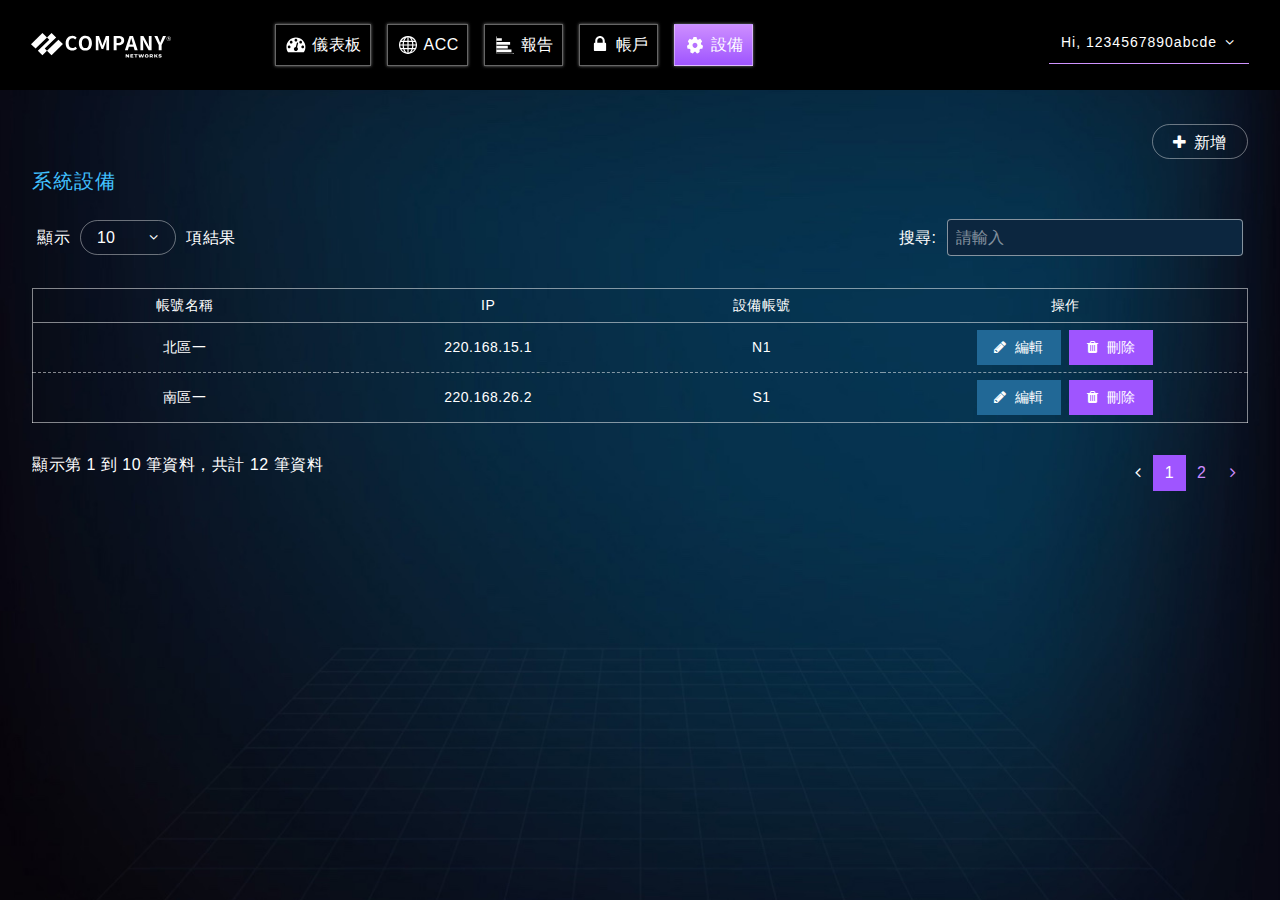
<file: dev.html>
<!DOCTYPE html>
<html lang="en">
<head>
    <meta charset="UTF-8">
    <title>系統設備</title>
	<meta name="viewport" content="width=device-width, initial-scale=1.0">
	<meta http-equiv="X-UA-Compatible" content="ie=edge">
	 <!--Facebook 分享時使用資訊  -->
	<meta property="og:title" content="" />
	<meta property="og:description" content="" />
	<meta property="og:url" content="" /> 
	<meta property="og:image" content="" />
	<meta property="og:type" content="website""/>
	<!-- css -->
	<link rel="stylesheet" type="text/css" href="assets/css/vendors/normalize.css">
	<link rel="stylesheet" type="text/css" href="assets/css/vendors/vendors.css">
	<link rel="stylesheet" type="text/css" href="assets/css/index.css">
	<!-- favicon -->
	<link rel="shortcut icon" size="16x16" href="favicon.ico">
	<link rel="apple-touch-icon" sizes="192x192" href="favicon192.png">
</head>
<body>
  <header>
    <!-- load inc/nav.html -->
  </header> 
  <div class="vc-main-wrapper" data-simplebar>
    <div class="container ">
      <div class="row">
        <div class="vc-brd-update ">
          <a href="dev_add.html" class="btn vc-roundbtn"><i class="fa fa-plus"></i>新增</a>
        </div>
      </div>
      <!-- widgets -->
      <div class="row vc-mng-wgt-wrapper">
        <!-- 系統設備 -->
        <div class="vc-wgt mb-3">
          <div class="vc-wgt-header">
            <h2>系統設備</h2>
          </div>
          <div class="vc-wgt-body ">
            <form id="" role="form" method="post" data-action="">
              <div class="row mt-2 mb-2 mt-md-3 mb-md-3">
                  <div class="col-12 col-md-6 vc-datatb-length-wrapper" id="">
                      <span>顯示</span> 
                      <div class="vc-datatb-length vc-roundbtn">
                        <select class="custom-select">
                          <option value="01" selected="">10</option>
                          <option value="02">25</option>
                          <option value="03">50</option>
                          <option value="04">100</option>
                        </select>
                      </div>
                      <span>項結果</span>
                  </div>
                  <div class="col-12 col-md-6 vc-datatb-search-wrapper vc-input-wrapper ">
                    <span>搜尋:</span>
                    <input type="text" class="vc-input vc-input-form" size="" placeholder="請輸入" id="">
                  </div>
              </div>
              <div class="row">
                <div class="col-12">
                  
                  <table class="table vc-data-table idTableDevice" id="" cellspacing="0" role="grid"
                    aria-describedby="dataTable_info" >
                    <thead>
                      <tr >
                        <th class="vc-col-name" >帳號名稱</th>
                        <th class="vc-col-ip" >IP</th>
                        <th class="vc-col-dev" >設備帳號</th>
                        <th class="vc-col-opt vc-col-pc-only" >操作</th>
                      </tr>
                    </thead>
                    <tbody>
                      <tr  >
                        <td class="vc-col-name">北區一</td>
                        <td class="vc-col-ip" >220.168.15.1</td>
                        <td class="vc-col-dev">N1</td>
                        <td class="vc-col-opt vc-col-pc-only" >
                          <a href="dev_edit.html" class="btn vc-squarebtn vc-mid vc-btnEDIT ">
                            <i class="fa fa-pencil"></i>編輯
                          </a>
                          <a href="#" class="btn vc-squarebtn vc-mid vc-btnDEL " data-toggle="modal" data-target="#idDestroyModal" >
                            <i class="fa fa-trash"></i>刪除
                          </a>
                        </td>
                      </tr>
                      <tr class="vc-mobile-only-option-parent">
                        <td class="vc-mobile-only-option vc-col-opt " colspan="3">
                          <a href="dev_edit.html" class="btn vc-squarebtn vc-mid vc-btnEDIT ">
                            <i class="fa fa-pencil"></i>編輯
                          </a>
                          <a href="#" class="btn vc-squarebtn vc-mid vc-btnDEL " data-toggle="modal" data-target="#idDestroyModal">
                            <i class="fa fa-trash"></i>刪除
                          </a>
                        </td>
                      </tr>
                      <tr>
                        <td class="vc-col-name">南區一</td>
                        <td class="vc-col-ip">220.168.26.2</td>
                        <td class="vc-col-dev">S1</td>
                        <td class="vc-col-opt vc-col-pc-only">
                          <a href="dev_edit.html" class="btn vc-squarebtn vc-mid vc-btnEDIT ">
                            <i class="fa fa-pencil"></i>編輯
                          </a>
                          <a href="#" class="btn vc-squarebtn vc-mid vc-btnDEL " data-toggle="modal" data-target="#idDestroyModal">
                            <i class="fa fa-trash"></i>刪除
                          </a>
                        </td>
                      </tr>
                      <tr class="vc-mobile-only-option-parent">
                        <td class="vc-mobile-only-option vc-col-opt " colspan="3">
                          <a href="dev_edit.html" class="btn vc-squarebtn vc-mid vc-btnEDIT ">
                            <i class="fa fa-pencil"></i>編輯
                          </a>
                          <a href="#" class="btn vc-squarebtn vc-mid vc-btnDEL " data-toggle="modal" data-target="#idDestroyModal">
                            <i class="fa fa-trash"></i>刪除
                          </a>
                        </td>
                      </tr>
                    </tbody>
                  </table>
                </div>
              </div>
              <div class="row mt-2 mt-md-3">
                <div class="col-12 col-md-6">
                  <div class="vc-datatb-pager-note" id="" role="status" aria-live="polite">顯示第 1 到 10 筆資料，共計 12 筆資料
                  </div>
                </div>
                <div class="col-12 col-md-6">
                  <div class="vc-datatb-pager" id="">
                    <ul class="pagination">
                      <li class="paginate_button page-item previous disabled" id="">
                        <a href="#" class="page-link"><i class="fa fa-angle-left"></i></a>
                      </li>
                      <li class="paginate_button page-item active">
                        <a href="#"  class="page-link">1</a> </li>
                      <li class="paginate_button page-item ">
                        <a href="#" class="page-link">2</a> </li>
                      <li class="paginate_button page-item next" id="dataTable_next">
                        <a href="#" class="page-link"><i class="fa fa-angle-right"></i></a></li>
                    </ul>
                  </div>
                </div>
              </div>
            </form>
          </div>
        </div>
      </div>
      
    </div>
  </div>
<!-- Destroy Modal-->
<div class="modal vc-modal vc-user-changepass-modal fade" id="idDestroyModal" tabindex="-1" role="dialog">
  <div class="modal-dialog" role="document">
    <div class="modal-content">
      <div class="modal-header">
        <h5 class="modal-title" id="">確認刪除?</h5>
        <button type="button" class="close" data-dismiss="modal">
          <span aria-hidden="true">&times;</span>
        </button>
      </div>
      <div class="modal-body ">
        <p style="margin-top:30px;">點擊下方的"刪除"按鈕進行刪除。</p>
      </div>
      <div class="modal-footer">
        <button type="button" class="btn vc-squarebtn vc-mid vc-btnNO" data-dismiss="modal">取消</button>
        <button type="button" class="btn vc-squarebtn vc-mid vc-btnDEL" data-dismiss="modal">刪除</button>
      </div>
    </div>
  </div>
</div>
<script src="assets/js/vendors/jquery-3.3.1.min.js"></script>
<script src="assets/js/vendors/popper.min.js"></script>
<script src="assets/js/vendors/bootstrap4.1.3.min.js"></script>
<!-- daterangepicker -->
<script src="assets/js/vendors/moment.min.js"></script>
<script src="assets/js/vendors/daterangepicker.min.js"></script>
<!-- select2 -->
<script src="assets/js/vendors/select2.js"></script>
<!-- simplebar -->
<script src="assets/js/vendors/simplebar.min.js"></script>
<!-- amchart -->
<script src="//www.amcharts.com/lib/4/core.js"></script>
<script src="//www.amcharts.com/lib/4/charts.js"></script>
<script src="//www.amcharts.com/lib/4/themes/animated.js"></script>
<script src="//www.amcharts.com/lib/4/themes/dark.js"></script>
<script src="//www.amcharts.com/lib/4/maps.js"></script>
<script src="//www.amcharts.com/lib/4/geodata/worldLow.js"></script>
<!-- 個別js -->
<script src="assets/js/index.js"></script>
<script>
    headerSetup("jsNavDevice");
</script>
</body>  
</html>
</file>
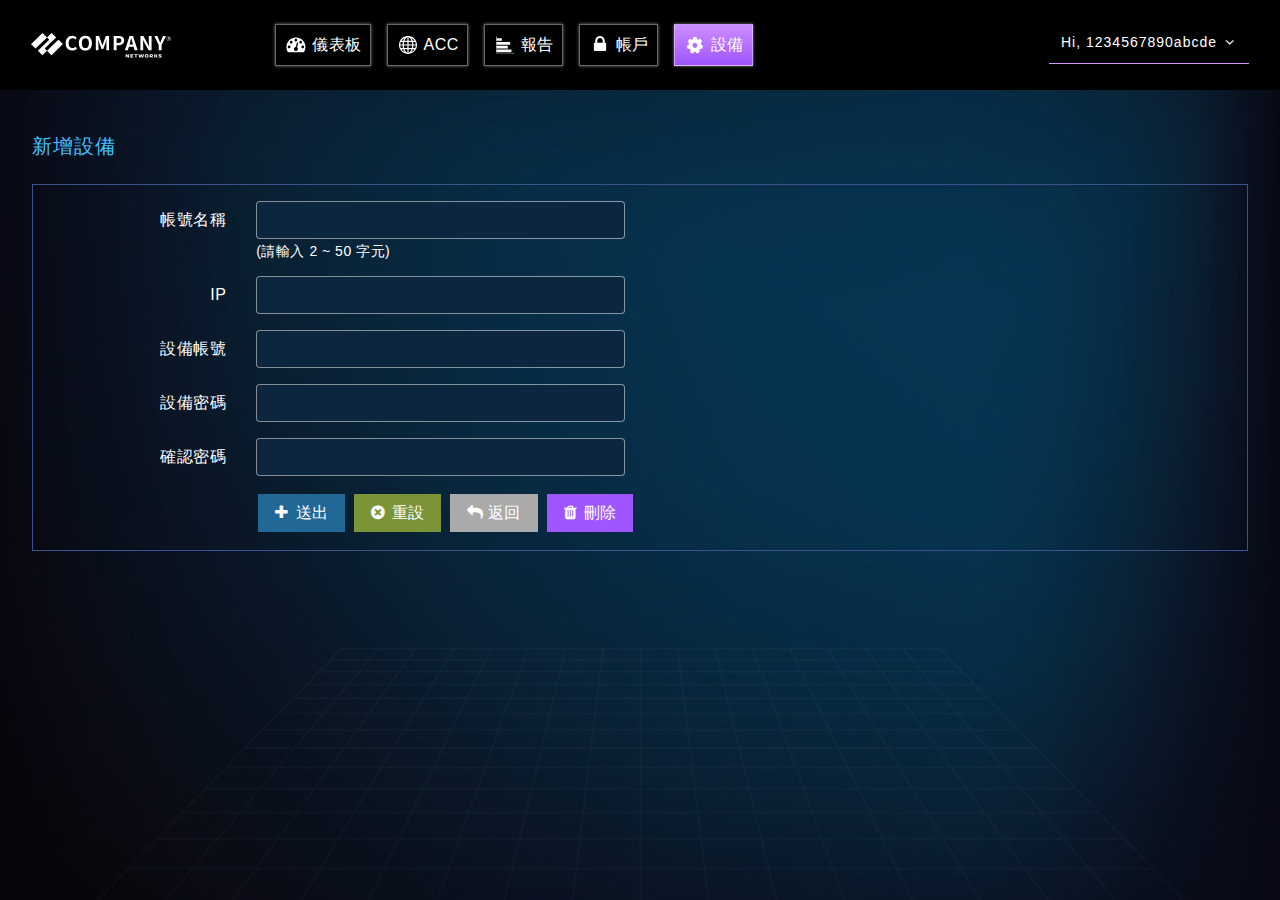
<file: dev_add.html>
<!DOCTYPE html>
<html lang="en">
<head>
    <meta charset="UTF-8">
    <title>新增設備</title>
	<meta name="viewport" content="width=device-width, initial-scale=1.0">
	<meta http-equiv="X-UA-Compatible" content="ie=edge">
	 <!--Facebook 分享時使用資訊  -->
	<meta property="og:title" content="" />
	<meta property="og:description" content="" />
	<meta property="og:url" content="" /> 
	<meta property="og:image" content="" />
	<meta property="og:type" content="website""/>
	<!-- css -->
	<link rel="stylesheet" type="text/css" href="assets/css/vendors/normalize.css">
	<link rel="stylesheet" type="text/css" href="assets/css/vendors/vendors.css">
	<link rel="stylesheet" type="text/css" href="assets/css/index.css">
	<!-- favicon -->
	<link rel="shortcut icon" size="16x16" href="favicon.ico">
	<link rel="apple-touch-icon" sizes="192x192" href="favicon192.png">
</head>
<body>
  <header>
    <!-- load inc/nav.html -->
  </header> 
  <div class="vc-main-wrapper" data-simplebar>
    <div class="container ">
      <!-- widgets -->
      <div class="row vc-mng-edit-wgt-wrapper">
        <!-- 新增設備 -->
        <div class="vc-wgt mb-3">
          <div class="vc-wgt-header mt-3 mb-3">
            <h2>新增設備</h2>
          </div>
          <div class="vc-wgt-body ">
            <form role="form" method="post" action="">

              <div class="form-group row">
                <label for="devname" class="col-lg-2 col-form-label  text-lg-right">帳號名稱</label>
                <div class="col-lg-4">
                  <input id="devname" type="text" class="form-control vc-input vc-input-form" name="devname" value="" autocomplete="devname"
                    autofocus="">
                  <span class="invalid-feedback justnote" id="" role=""> (請輸入 2 ~ 50 字元) </span>
                </div>
              </div>
              <div class="form-group row">
                <label for="devip" class="col-lg-2 col-form-label  text-lg-right">IP</label>
                <div class="col-lg-4">
                  <input id="devip" type="text" class="form-control vc-input vc-input-form" name="devip" value="" autocomplete="devip" autofocus="">
                </div>
              </div>
              <div class="form-group row">
                <label for="devacc"" class="col-lg-2 col-form-label  text-lg-right">設備帳號</label>
                <div class="col-lg-4">
                  <input id="devacc"" type="text" class="form-control vc-input vc-input-form" name="devacc"" value="" autocomplete="devacc"" autofocus="">
                </div>
              </div>
              <div class="form-group row">
                <label for="devpass" class="col-lg-2 col-form-label  text-lg-right">設備密碼</label>
                <div class="col-lg-4">
                  <input id="devpass" type="password" class="form-control vc-input vc-input-form" name="devpass" autocomplete="current-password">
                </div>
              </div>

              <div class="form-group row">
                <label for="devpass-confirm" class="col-lg-2 col-form-label  text-lg-right">確認密碼</label>
                <div class="col-lg-4">
                  <input id="devpass-confirm" type="password" class="form-control vc-input vc-input-form" name="devpass_confirmation"
                    autocomplete="new-password">
                </div>
              </div>

              <div class="row">
                <div class="col-lg-10  offset-lg-2">
                  <div class="vc-edit-btn-wrapper">
                    <button type="button" class="btn vc-squarebtn vc-btnYES " data-toggle="modal" data-target="#idSubmitModal">
                      <i class="fa fa-plus"></i>送出
                    </button>
                    <button type="reset" class="btn vc-squarebtn vc-btnCLR ">
                      <i class="fa fa-times-circle"></i>重設
                    </button>
                    <a href="dev.html" class="btn vc-squarebtn vc-btnNO ">
                        <i class="fa fa-reply"></i>返回
                    </a>
                    <button type="button" class="btn vc-squarebtn vc-btnDEL " data-toggle="modal" data-target="#idDestroyModal">
                        <i class="fa fa-trash"></i>刪除
                    </button>
                  </div>
                </div>
              </div>

            </form>
          </div>
        </div>
      </div>
      
    </div>
  </div>
<!-- Submit Modal-->
<div class="modal vc-modal fade" id="idSubmitModal" tabindex="-1" role="dialog">
  <div class="modal-dialog" role="document">
    <div class="modal-content">
      <div class="modal-header">
        <h5 class="modal-title" id="">確認送出?</h5>
        <button type="button" class="close" data-dismiss="modal">
          <span aria-hidden="true">&times;</span>
        </button>
      </div>
      <div class="modal-body ">
        <p style="margin-top:30px;">點擊下方的"送出"按鈕進行送出。</p>
      </div>
      <div class="modal-footer">
        <button type="button" class="btn vc-squarebtn vc-mid vc-btnNO" data-dismiss="modal">取消</button>
        <button type="button" class="btn vc-squarebtn vc-mid vc-btnYES" data-dismiss="modal">送出</button>
      </div>
    </div>
  </div>
</div>
<!-- Destroy Modal-->
<div class="modal vc-modal vc-user-changepass-modal fade" id="idDestroyModal" tabindex="-1" role="dialog">
  <div class="modal-dialog" role="document">
    <div class="modal-content">
      <div class="modal-header">
        <h5 class="modal-title" id="">確認刪除?</h5>
        <button type="button" class="close" data-dismiss="modal">
          <span aria-hidden="true">&times;</span>
        </button>
      </div>
      <div class="modal-body ">
        <p style="margin-top:30px;">點擊下方的"刪除"按鈕進行刪除。</p>
      </div>
      <div class="modal-footer">
        <button type="button" class="btn vc-squarebtn vc-mid vc-btnNO" data-dismiss="modal">取消</button>
        <button type="button" class="btn vc-squarebtn vc-mid vc-btnDEL" data-dismiss="modal">刪除</button>
      </div>
    </div>
  </div>
</div>
<script src="assets/js/vendors/jquery-3.3.1.min.js"></script>
<script src="assets/js/vendors/popper.min.js"></script>
<script src="assets/js/vendors/bootstrap4.1.3.min.js"></script>
<!-- daterangepicker -->
<script src="assets/js/vendors/moment.min.js"></script>
<script src="assets/js/vendors/daterangepicker.min.js"></script>
<!-- select2 -->
<script src="assets/js/vendors/select2.js"></script>
<!-- simplebar -->
<script src="assets/js/vendors/simplebar.min.js"></script>
<!-- amchart -->
<script src="//www.amcharts.com/lib/4/core.js"></script>
<script src="//www.amcharts.com/lib/4/charts.js"></script>
<script src="//www.amcharts.com/lib/4/themes/animated.js"></script>
<script src="//www.amcharts.com/lib/4/themes/dark.js"></script>
<script src="//www.amcharts.com/lib/4/maps.js"></script>
<script src="//www.amcharts.com/lib/4/geodata/worldLow.js"></script>
<!-- 個別js -->
<script src="assets/js/index.js"></script>
<script>
  headerSetup("jsNavDevice");
</script>
</body>  
</html>
</file>
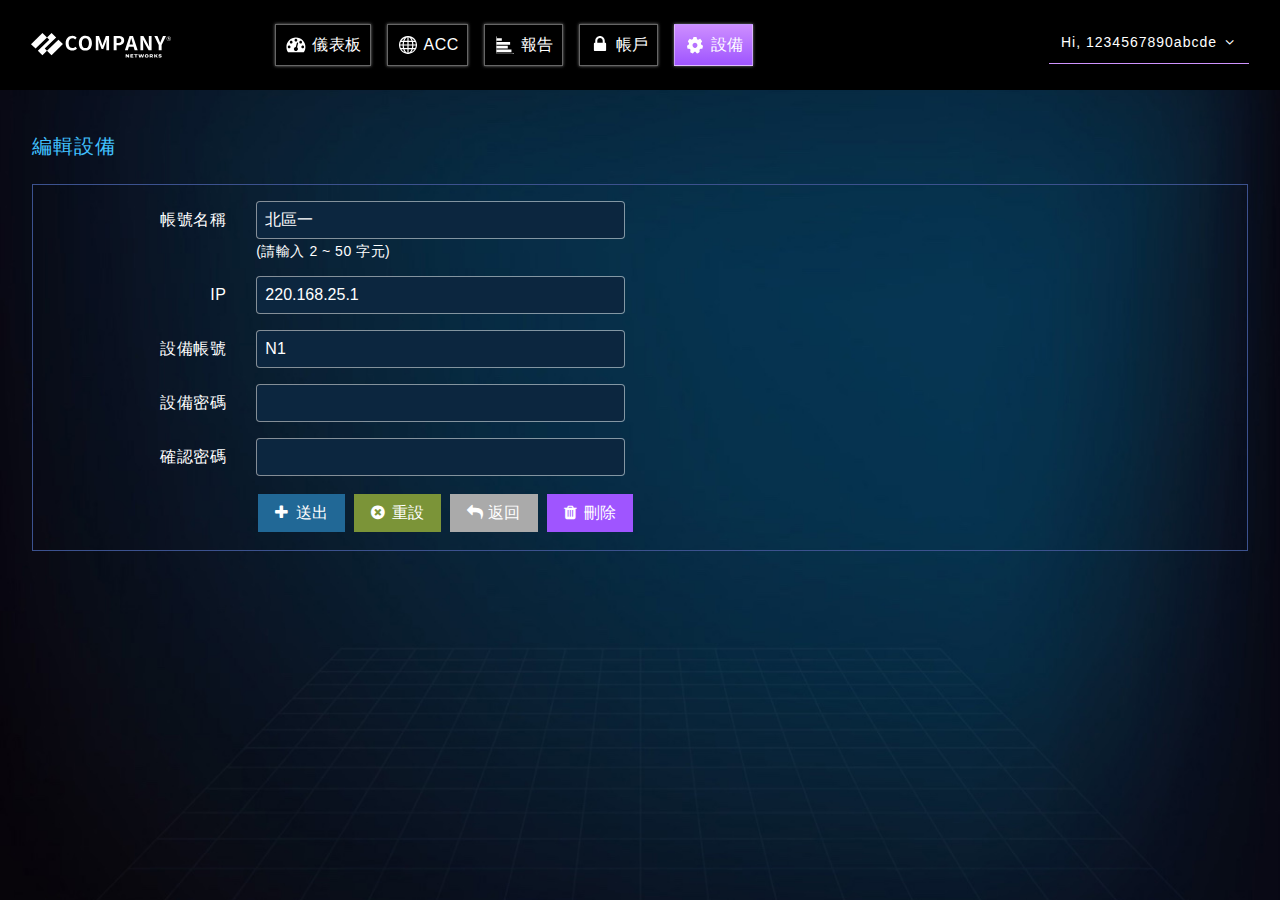
<file: dev_edit.html>
<!DOCTYPE html>
<html lang="en">
<head>
    <meta charset="UTF-8">
    <title>編輯設備</title>
	<meta name="viewport" content="width=device-width, initial-scale=1.0">
	<meta http-equiv="X-UA-Compatible" content="ie=edge">
	 <!--Facebook 分享時使用資訊  -->
	<meta property="og:title" content="" />
	<meta property="og:description" content="" />
	<meta property="og:url" content="" /> 
	<meta property="og:image" content="" />
	<meta property="og:type" content="website""/>
	<!-- css -->
	<link rel="stylesheet" type="text/css" href="assets/css/vendors/normalize.css">
	<link rel="stylesheet" type="text/css" href="assets/css/vendors/vendors.css">
	<link rel="stylesheet" type="text/css" href="assets/css/index.css">
	<!-- favicon -->
	<link rel="shortcut icon" size="16x16" href="favicon.ico">
	<link rel="apple-touch-icon" sizes="192x192" href="favicon192.png">
</head>
<body>
  <header>
    <!-- load inc/nav.html -->
  </header> 
  <div class="vc-main-wrapper" data-simplebar>
    <div class="container ">
      <!-- widgets -->
      <div class="row vc-mng-edit-wgt-wrapper">
        <!-- 編輯設備 -->
        <div class="vc-wgt mb-3">
          <div class="vc-wgt-header mt-3 mb-3">
            <h2>編輯設備</h2>
          </div>
          <div class="vc-wgt-body ">
            <form role="form" method="post" action="">

              <div class="form-group row">
                <label for="devname" class="col-lg-2 col-form-label  text-lg-right">帳號名稱</label>
                <div class="col-lg-4">
                  <input id="devname" type="text" class="form-control vc-input vc-input-form" name="devname" value="北區一" autocomplete="devname"
                    autofocus="">
                  <span class="invalid-feedback justnote" id="" role=""> (請輸入 2 ~ 50 字元) </span>
                </div>
              </div>
              <div class="form-group row">
                <label for="devip" class="col-lg-2 col-form-label  text-lg-right">IP</label>
                <div class="col-lg-4">
                  <input id="devip" type="text" class="form-control vc-input vc-input-form" name="devip" value="220.168.25.1" autocomplete="devip" autofocus="">
                </div>
              </div>
              <div class="form-group row">
                <label for="devacc"" class="col-lg-2 col-form-label  text-lg-right">設備帳號</label>
                <div class="col-lg-4">
                  <input id="devacc"" type="text" class="form-control vc-input vc-input-form" name="devacc"" value="N1" autocomplete="devacc"" autofocus="">
                </div>
              </div>
              <div class="form-group row">
                <label for="devpass" class="col-lg-2 col-form-label  text-lg-right">設備密碼</label>
                <div class="col-lg-4">
                  <input id="devpass" type="password" class="form-control vc-input vc-input-form" name="devpass" autocomplete="current-password">
                </div>
              </div>

              <div class="form-group row">
                <label for="devpass-confirm" class="col-lg-2 col-form-label  text-lg-right">確認密碼</label>
                <div class="col-lg-4">
                  <input id="devpass-confirm" type="password" class="form-control vc-input vc-input-form" name="devpass_confirmation"
                    autocomplete="new-password">
                </div>
              </div>

              <div class="row">
                <div class="col-lg-10  offset-lg-2">
                  <div class="vc-edit-btn-wrapper">
                    <button type="button" class="btn vc-squarebtn vc-btnYES " data-toggle="modal" data-target="#idSubmitModal">
                      <i class="fa fa-plus"></i>送出
                    </button>
                    <button type="reset" class="btn vc-squarebtn vc-btnCLR ">
                      <i class="fa fa-times-circle"></i>重設
                    </button>
                    <a href="dev.html" class="btn vc-squarebtn vc-btnNO ">
                        <i class="fa fa-reply"></i>返回
                    </a>
                    <button type="button" class="btn vc-squarebtn vc-btnDEL " data-toggle="modal" data-target="#idDestroyModal">
                        <i class="fa fa-trash"></i>刪除
                    </button>
                  </div>
                </div>
              </div>

            </form>
          </div>
        </div>
      </div>
      
    </div>
  </div>
<!-- Submit Modal-->
<div class="modal vc-modal fade" id="idSubmitModal" tabindex="-1" role="dialog">
  <div class="modal-dialog" role="document">
    <div class="modal-content">
      <div class="modal-header">
        <h5 class="modal-title" id="">確認送出?</h5>
        <button type="button" class="close" data-dismiss="modal">
          <span aria-hidden="true">&times;</span>
        </button>
      </div>
      <div class="modal-body ">
        <p style="margin-top:30px;">點擊下方的"送出"按鈕進行送出。</p>
      </div>
      <div class="modal-footer">
        <button type="button" class="btn vc-squarebtn vc-mid vc-btnNO" data-dismiss="modal">取消</button>
        <button type="button" class="btn vc-squarebtn vc-mid vc-btnYES" data-dismiss="modal">送出</button>
      </div>
    </div>
  </div>
</div>
<!-- Destroy Modal-->
<div class="modal vc-modal vc-user-changepass-modal fade" id="idDestroyModal" tabindex="-1" role="dialog">
  <div class="modal-dialog" role="document">
    <div class="modal-content">
      <div class="modal-header">
        <h5 class="modal-title" id="">確認刪除?</h5>
        <button type="button" class="close" data-dismiss="modal">
          <span aria-hidden="true">&times;</span>
        </button>
      </div>
      <div class="modal-body ">
        <p style="margin-top:30px;">點擊下方的"刪除"按鈕進行刪除。</p>
      </div>
      <div class="modal-footer">
        <button type="button" class="btn vc-squarebtn vc-mid vc-btnNO" data-dismiss="modal">取消</button>
        <button type="button" class="btn vc-squarebtn vc-mid vc-btnDEL" data-dismiss="modal">刪除</button>
      </div>
    </div>
  </div>
</div>
<script src="assets/js/vendors/jquery-3.3.1.min.js"></script>
<script src="assets/js/vendors/popper.min.js"></script>
<script src="assets/js/vendors/bootstrap4.1.3.min.js"></script>
<!-- daterangepicker -->
<script src="assets/js/vendors/moment.min.js"></script>
<script src="assets/js/vendors/daterangepicker.min.js"></script>
<!-- select2 -->
<script src="assets/js/vendors/select2.js"></script>
<!-- simplebar -->
<script src="assets/js/vendors/simplebar.min.js"></script>
<!-- amchart -->
<script src="//www.amcharts.com/lib/4/core.js"></script>
<script src="//www.amcharts.com/lib/4/charts.js"></script>
<script src="//www.amcharts.com/lib/4/themes/animated.js"></script>
<script src="//www.amcharts.com/lib/4/themes/dark.js"></script>
<script src="//www.amcharts.com/lib/4/maps.js"></script>
<script src="//www.amcharts.com/lib/4/geodata/worldLow.js"></script>
<!-- 個別js -->
<script src="assets/js/index.js"></script>
<script>
  headerSetup("jsNavDevice");
</script>
</body>  
</html>
</file>
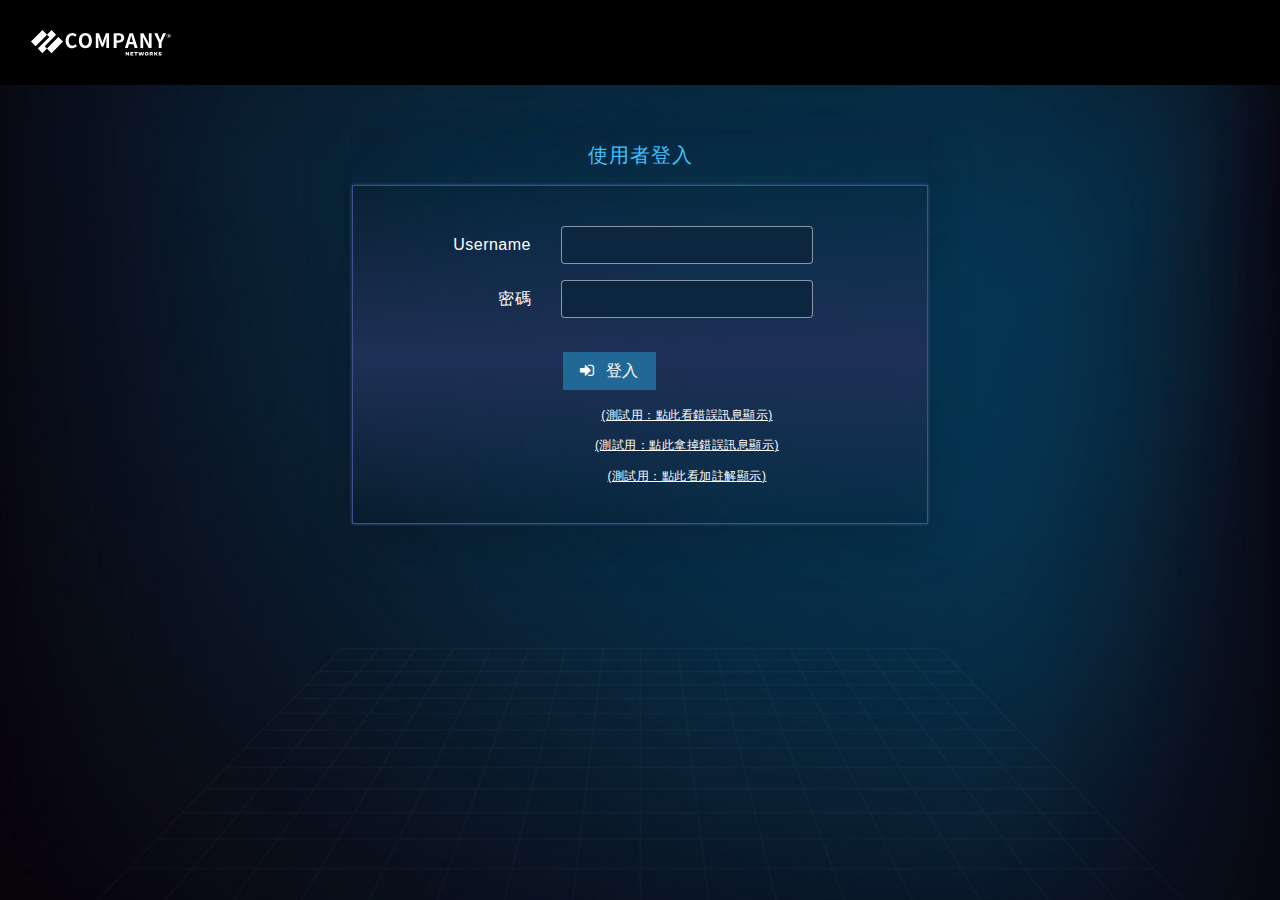
<file: login.html>
<!DOCTYPE html>
<html lang="en">
<head>
    <meta charset="UTF-8">
    <title>登入畫面</title>
	<meta name="viewport" content="width=device-width, initial-scale=1.0">
	<meta http-equiv="X-UA-Compatible" content="ie=edge">
	 <!--Facebook 分享時使用資訊  -->
	<meta property="og:title" content="" />
	<meta property="og:description" content="" />
	<meta property="og:url" content="" /> 
	<meta property="og:image" content="" />
	<meta property="og:type" content="website""/>
	<!-- css -->
	<link rel="stylesheet" type="text/css" href="assets/css/vendors/normalize.css">
	<link rel="stylesheet" type="text/css" href="assets/css/vendors/vendors.css">
	<link rel="stylesheet" type="text/css" href="assets/css/index.css">
	<!-- favicon -->
	<link rel="shortcut icon" size="16x16" href="favicon.ico">
	<link rel="apple-touch-icon" sizes="192x192" href="favicon192.png">
</head>
<body>
  <header>
    <nav class="navbar navbar-expand-lg vc-navbar">
      <div class="container">
        <a class="navbar-brand vc-navlogo" href="login.html"> <img src="assets/img/logo_PA.svg" alt="logo"> </a>
      </div>
    </nav>
  </header> 
  <div class="vc-main-wrapper" data-simplebar>
    <div class="container ">
      <div class="row justify-content-center">
        <div class="col-lg-6 col-md-8">
          <div class="card vc-login-card o-hidden shadow-lg my-4">
            <div class="card-header vc-card-header text-center mb-2"><h2>使用者登入</h2></div>
            <div class="card-body ">
              <form method="post" action="">
                <div class="form-group row">
                  <label for="idUsername" class="col-md-4 col-form-label text-md-right">Username</label>
                  <div class="col-md-6">
                    <input id="idUsername" type="text" class="form-control vc-input vc-input-form " name="username" value="" autocomplete="username"
                      autofocus="">
                    <span class="invalid-feedback " id="idUsernameTxt" role="alert"> 使用者名稱或密碼錯誤</span>
                  </div>
                </div>
                <div class="form-group row">
                  <label for="idPassword" class="col-md-4 col-form-label text-md-right">密碼</label>
                  <div class="col-md-6">
                    <input id="idPassword" type="password" class="form-control vc-input vc-input-form " name="password" autocomplete="current-password">
                    <span class="invalid-feedback " id="idPasswordTxt" role="alert"> 密碼不能留空</span>
                  </div>
                </div>
                <div class="form-group row mb-0">
                  <div class="col-md-6 offset-md-4">
                    <div class="vc-edit-btn-wrapper mt-3 ">
                      <!-- <button type="submit" class="btn vc-squarebtn vc-btnYES" onclick="location.href=''">
                      </button> -->
                      <a href="index.html" class="btn vc-squarebtn vc-btnYES ">
                        <i class="fa fa-sign-in"></i>
                        登入
                      </a>

                      <a id="idTestLink" style="display:block; width:100%;margin:1rem auto 0 auto;font-size:12px;text-decoration:underline;text-align:center;">
                        (測試用：點此看錯誤訊息顯示)</a>
                      <a id="idTestLink2"
                        style="display:block; width:100%;margin:1rem auto 0 auto;font-size:12px;text-decoration:underline;text-align:center;">
                        (測試用：點此拿掉錯誤訊息顯示)</a>
                      <a id="idTestLink3"
                        style="display:block; width:100%;margin:1rem auto 0 auto;font-size:12px;text-decoration:underline;text-align:center;">
                        (測試用：點此看加註解顯示)</a>
                      <script>
                        document.getElementById("idTestLink").addEventListener('click', showInvalid, false);
                        function showInvalid() {
                          document.getElementById("idUsername").classList.add("is-invalid");
                          document.getElementById("idUsernameTxt").classList.add("is-invalid");
                          document.getElementById("idPassword").classList.add("is-invalid");
                          document.getElementById("idPasswordTxt").classList.add("is-invalid");
                        }
                        document.getElementById("idTestLink2").addEventListener('click', removeInvalid, false);
                        function removeInvalid() {
                          document.getElementById("idUsername").classList.remove("is-invalid");
                          document.getElementById("idUsernameTxt").classList.remove("is-invalid");
                          document.getElementById("idPassword").classList.remove("is-invalid");
                          document.getElementById("idPasswordTxt").classList.remove("is-invalid");
                        }
                        document.getElementById("idTestLink3").addEventListener('click', addNote, false);
                        function addNote() {
                          removeInvalid();
                          document.getElementById("idUsernameTxt").classList.add("justnote");
                          document.getElementById("idPasswordTxt").classList.add("justnote");
                        }
                      </script>

                    </div>
                  </div>
                </div>
              </form>
            </div>
          </div>
        </div>
      </div>

    </div>
  </div>
<div class="modal vc-modal vc-user-changepass-modal fade" id="idModalUserChangePass" tabindex="-1" role="dialog">
  <div class="modal-dialog" role="document">
    <div class="modal-content">
      <div class="modal-header">
        <h5 class="modal-title" id="">修改會員密碼</h5>
        <button type="button" class="close" data-dismiss="modal">
          <span aria-hidden="true">&times;</span>
        </button>
      </div>
      <div class="modal-body ">
        <label>舊密碼</label>
        <div class="form-group pass_show jsPassShow">
          <input type="password" value="" class="form-control" placeholder="請輸入原始密碼">
          <span class="jsPassIcon vc-passshow"></span>
        </div>
        <label>新密碼</label>
        <div class="form-group pass_show jsPassShow">
          <input type="password" value="" class="form-control" placeholder="8-12碼，至少包含OOXXZZ">
          <span class="jsPassIcon vc-passshow"></span>
        </div>
        <label>請再輸入一次新密碼</label>
        <div class="form-group pass_show jsPassShow">
          <input type="password" value="" class="form-control" placeholder="">
          <span class="jsPassIcon vc-passshow"></span>
        </div>
      </div>
      <div class="modal-footer">
        <button type="button" class="btn vc-squarebtn vc-mid vc-btnNO" data-dismiss="modal">取消</button>
        <button type="button" class="btn vc-squarebtn vc-mid vc-btnYES" data-dismiss="modal">確定更改</button>
      </div>
    </div>
  </div>
</div>
<script src="assets/js/vendors/jquery-3.3.1.min.js"></script>
<script src="assets/js/vendors/popper.min.js"></script>
<script src="assets/js/vendors/bootstrap4.1.3.min.js"></script>
<!-- daterangepicker -->
<script src="assets/js/vendors/moment.min.js"></script>
<script src="assets/js/vendors/daterangepicker.min.js"></script>
<!-- select2 -->
<script src="assets/js/vendors/select2.js"></script>
<!-- simplebar -->
<script src="assets/js/vendors/simplebar.min.js"></script>
<!-- amchart -->
<script src="//www.amcharts.com/lib/4/core.js"></script>
<script src="//www.amcharts.com/lib/4/charts.js"></script>
<script src="//www.amcharts.com/lib/4/themes/animated.js"></script>
<script src="//www.amcharts.com/lib/4/themes/dark.js"></script>
<script src="//www.amcharts.com/lib/4/maps.js"></script>
<script src="//www.amcharts.com/lib/4/geodata/worldLow.js"></script>
<!-- 個別js -->
<!-- <script src="assets/js/index.js"></script>
<script src="assets/js/brd_chart.js"></script> -->

</body>  
</html>
</file>
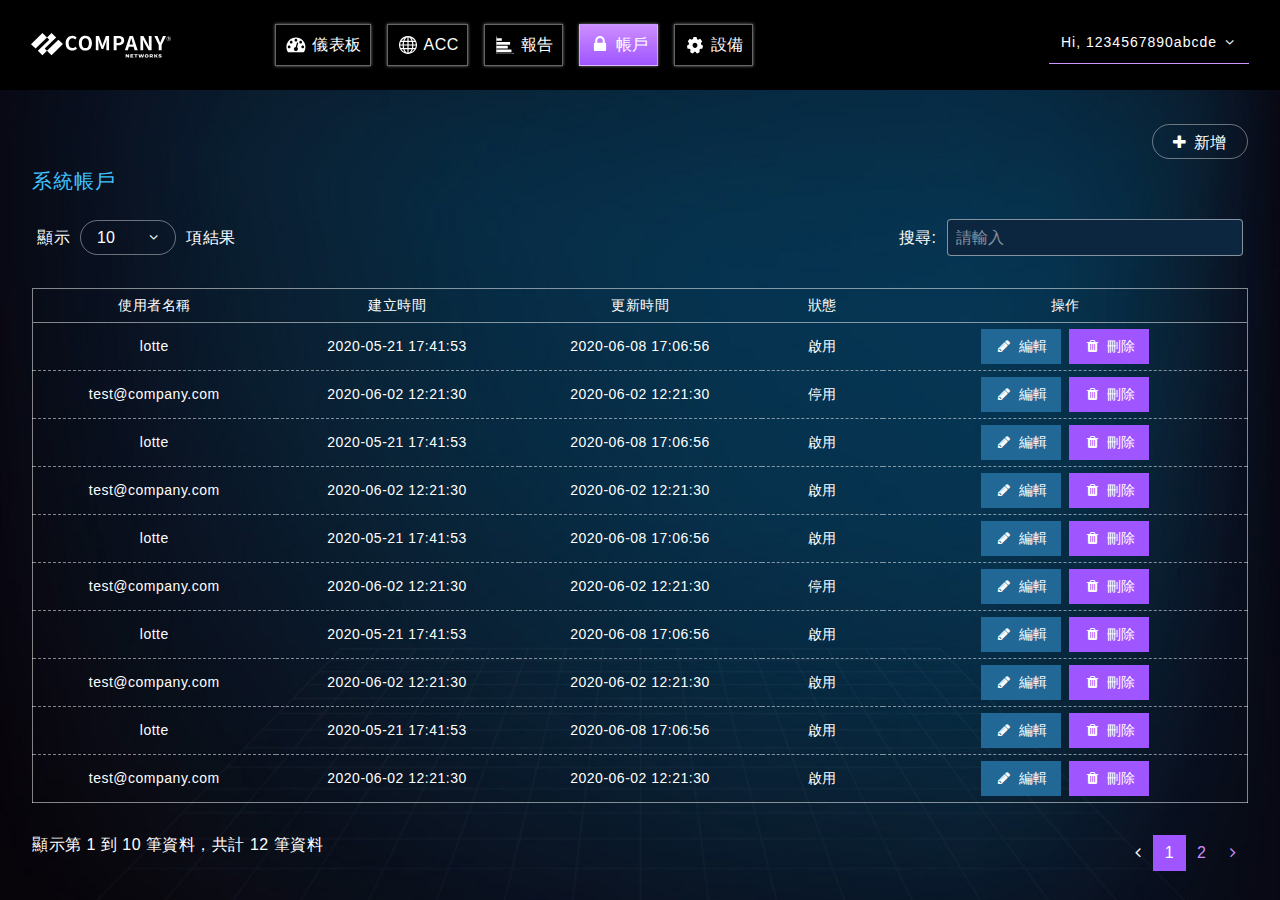
<file: mng.html>
<!DOCTYPE html>
<html lang="en">
<head>
    <meta charset="UTF-8">
    <title>系統帳戶</title>
	<meta name="viewport" content="width=device-width, initial-scale=1.0">
	<meta http-equiv="X-UA-Compatible" content="ie=edge">
	 <!--Facebook 分享時使用資訊  -->
	<meta property="og:title" content="" />
	<meta property="og:description" content="" />
	<meta property="og:url" content="" /> 
	<meta property="og:image" content="" />
	<meta property="og:type" content="website""/>
	<!-- css -->
	<link rel="stylesheet" type="text/css" href="assets/css/vendors/normalize.css">
	<link rel="stylesheet" type="text/css" href="assets/css/vendors/vendors.css">
	<link rel="stylesheet" type="text/css" href="assets/css/index.css">
	<!-- favicon -->
	<link rel="shortcut icon" size="16x16" href="favicon.ico">
	<link rel="apple-touch-icon" sizes="192x192" href="favicon192.png">
</head>
<body>
  <header>
    <!-- load inc/nav.html -->
  </header> 
  <div class="vc-main-wrapper" data-simplebar>
    <div class="container ">
      <div class="row">
        <div class="vc-brd-update ">
          <a href="mng_add.html" class="btn vc-roundbtn"><i class="fa fa-plus"></i>新增</a>
        </div>
      </div>
      <!-- widgets -->
      <div class="row vc-mng-wgt-wrapper">
        <!-- 系統帳戶 -->
        <div class="vc-wgt mb-3">
          <div class="vc-wgt-header">
            <h2>系統帳戶</h2>
          </div>
          <div class="vc-wgt-body ">
            <form id="" role="form" method="post" data-action="">
              <div class="row mt-2 mb-2 mt-md-3 mb-md-3">
                  <div class="col-12 col-md-6 vc-datatb-length-wrapper" id="">
                      <span>顯示</span> 
                      <div class="vc-datatb-length vc-roundbtn">
                        <select class="custom-select">
                          <option value="01" selected="">10</option>
                          <option value="02">25</option>
                          <option value="03">50</option>
                          <option value="04">100</option>
                        </select>
                      </div>
                      <span>項結果</span>
                  </div>
                  <div class="col-12 col-md-6 vc-datatb-search-wrapper vc-input-wrapper ">
                    <span>搜尋:</span>
                    <input type="text" class="vc-input vc-input-form" size="" placeholder="請輸入" id="">
                  </div>
              </div>
              <div class="row">
                <div class="col-12">
                  
                  <table class="table vc-data-table idTableMngUser" id="" cellspacing="0" role="grid"
                    aria-describedby="dataTable_info" >
                    <thead>
                      <tr >
                        <th class="vc-col-name" >使用者名稱</th>
                        <th class="vc-col-time-init" >建立時間</th>
                        <th class="vc-col-time-update" >更新時間 </th>
                        <th class="vc-col-status" >狀態</th>
                        <th class="vc-col-opt vc-col-pc-only" >操作</th>
                      </tr>
                    </thead>
                    <tbody>
                      <tr  >
                        <td class="vc-col-name">lotte</td>
                        <td class="vc-col-time-init">2020-05-21 17:41:53</td>
                        <td class="vc-col-time-update">2020-06-08 17:06:56</td>
                        <td class="vc-col-status" >啟用</td>
                        <td class="vc-col-opt vc-col-pc-only" >
                          <a href="mng_edit.html" class="btn vc-squarebtn vc-mid vc-btnEDIT ">
                            <i class="fa fa-pencil"></i>編輯
                          </a>
                          <a href="#" class="btn vc-squarebtn vc-mid vc-btnDEL " data-toggle="modal" data-target="#idDestroyModal" >
                            <i class="fa fa-trash"></i>刪除
                          </a>
                        </td>
                      </tr>
                      <tr class="vc-mobile-only-option-parent">
                        <td class="vc-mobile-only-option vc-col-opt " colspan="4">
                          <a href="mng_edit.html" class="btn vc-squarebtn vc-mid vc-btnEDIT ">
                            <i class="fa fa-pencil"></i>編輯
                          </a>
                          <a href="#" class="btn vc-squarebtn vc-mid vc-btnDEL " data-toggle="modal" data-target="#idDestroyModal">
                            <i class="fa fa-trash"></i>刪除
                          </a>
                        </td>
                      </tr>
                      <tr>
                        <td class="vc-col-name">test@company.com</td>
                        <td class="vc-col-time-init">2020-06-02 12:21:30</td>
                        <td class="vc-col-time-update">2020-06-02 12:21:30</td>
                        <td class="vc-col-status">停用</td>
                        <td class="vc-col-opt vc-col-pc-only">
                          <a href="mng_edit.html" class="btn vc-squarebtn vc-mid vc-btnEDIT ">
                            <i class="fa fa-pencil"></i>編輯
                          </a>
                          <a href="#" class="btn vc-squarebtn vc-mid vc-btnDEL " data-toggle="modal" data-target="#idDestroyModal">
                            <i class="fa fa-trash"></i>刪除
                          </a>
                        </td>
                      </tr>
                      <tr class="vc-mobile-only-option-parent">
                        <td class="vc-mobile-only-option vc-col-opt " colspan="4">
                          <a href="mng_edit.html" class="btn vc-squarebtn vc-mid vc-btnEDIT ">
                            <i class="fa fa-pencil"></i>編輯
                          </a>
                          <a href="#" class="btn vc-squarebtn vc-mid vc-btnDEL " data-toggle="modal" data-target="#idDestroyModal">
                            <i class="fa fa-trash"></i>刪除
                          </a>
                        </td>
                      </tr>
                      <tr>
                        <td class="vc-col-name">lotte</td>
                        <td class="vc-col-time-init">2020-05-21 17:41:53</td>
                        <td class="vc-col-time-update">2020-06-08 17:06:56</td>
                        <td class="vc-col-status">啟用</td>
                        <td class="vc-col-opt vc-col-pc-only">
                          <a href="mng_edit.html" class="btn vc-squarebtn vc-mid vc-btnEDIT ">
                            <i class="fa fa-pencil"></i>編輯
                          </a>
                          <a href="#" class="btn vc-squarebtn vc-mid vc-btnDEL " data-toggle="modal" data-target="#idDestroyModal">
                            <i class="fa fa-trash"></i>刪除
                          </a>
                        </td>
                      </tr>
                      <tr class="vc-mobile-only-option-parent">
                        <td class="vc-mobile-only-option vc-col-opt " colspan="4">
                          <a href="mng_edit.html" class="btn vc-squarebtn vc-mid vc-btnEDIT ">
                            <i class="fa fa-pencil"></i>編輯
                          </a>
                          <a href="#" class="btn vc-squarebtn vc-mid vc-btnDEL " data-toggle="modal" data-target="#idDestroyModal">
                            <i class="fa fa-trash"></i>刪除
                          </a>
                        </td>
                      </tr>
                      <tr>
                        <td class="vc-col-name">test@company.com</td>
                        <td class="vc-col-time-init">2020-06-02 12:21:30</td>
                        <td class="vc-col-time-update">2020-06-02 12:21:30</td>
                        <td class="vc-col-status">啟用</td>
                        <td class="vc-col-opt vc-col-pc-only">
                          <a href="mng_edit.html" class="btn vc-squarebtn vc-mid vc-btnEDIT ">
                            <i class="fa fa-pencil"></i>編輯
                          </a>
                          <a href="#" class="btn vc-squarebtn vc-mid vc-btnDEL " data-toggle="modal" data-target="#idDestroyModal">
                            <i class="fa fa-trash"></i>刪除
                          </a>
                        </td>
                      </tr>
                      <tr class="vc-mobile-only-option-parent">
                        <td class="vc-mobile-only-option vc-col-opt " colspan="4">
                          <a href="mng_edit.html" class="btn vc-squarebtn vc-mid vc-btnEDIT ">
                            <i class="fa fa-pencil"></i>編輯
                          </a>
                          <a href="#" class="btn vc-squarebtn vc-mid vc-btnDEL " data-toggle="modal" data-target="#idDestroyModal">
                            <i class="fa fa-trash"></i>刪除
                          </a>
                        </td>
                      </tr>
                      <tr>
                        <td class="vc-col-name">lotte</td>
                        <td class="vc-col-time-init">2020-05-21 17:41:53</td>
                        <td class="vc-col-time-update">2020-06-08 17:06:56</td>
                        <td class="vc-col-status">啟用</td>
                        <td class="vc-col-opt vc-col-pc-only">
                          <a href="mng_edit.html" class="btn vc-squarebtn vc-mid vc-btnEDIT ">
                            <i class="fa fa-pencil"></i>編輯
                          </a>
                          <a href="#" class="btn vc-squarebtn vc-mid vc-btnDEL " data-toggle="modal" data-target="#idDestroyModal">
                            <i class="fa fa-trash"></i>刪除
                          </a>
                        </td>
                      </tr>
                      <tr class="vc-mobile-only-option-parent">
                        <td class="vc-mobile-only-option vc-col-opt " colspan="4">
                          <a href="mng_edit.html" class="btn vc-squarebtn vc-mid vc-btnEDIT ">
                            <i class="fa fa-pencil"></i>編輯
                          </a>
                          <a href="#" class="btn vc-squarebtn vc-mid vc-btnDEL " data-toggle="modal" data-target="#idDestroyModal">
                            <i class="fa fa-trash"></i>刪除
                          </a>
                        </td>
                      </tr>
                      <tr>
                        <td class="vc-col-name">test@company.com</td>
                        <td class="vc-col-time-init">2020-06-02 12:21:30</td>
                        <td class="vc-col-time-update">2020-06-02 12:21:30</td>
                        <td class="vc-col-status">停用</td>
                        <td class="vc-col-opt vc-col-pc-only">
                          <a href="mng_edit.html" class="btn vc-squarebtn vc-mid vc-btnEDIT ">
                            <i class="fa fa-pencil"></i>編輯
                          </a>
                          <a href="#" class="btn vc-squarebtn vc-mid vc-btnDEL " data-toggle="modal" data-target="#idDestroyModal">
                            <i class="fa fa-trash"></i>刪除
                          </a>
                        </td>
                      </tr>
                      <tr class="vc-mobile-only-option-parent">
                        <td class="vc-mobile-only-option vc-col-opt " colspan="4">
                          <a href="mng_edit.html" class="btn vc-squarebtn vc-mid vc-btnEDIT ">
                            <i class="fa fa-pencil"></i>編輯
                          </a>
                          <a href="#" class="btn vc-squarebtn vc-mid vc-btnDEL " data-toggle="modal" data-target="#idDestroyModal">
                            <i class="fa fa-trash"></i>刪除
                          </a>
                        </td>
                      </tr>
                      <tr>
                        <td class="vc-col-name">lotte</td>
                        <td class="vc-col-time-init">2020-05-21 17:41:53</td>
                        <td class="vc-col-time-update">2020-06-08 17:06:56</td>
                        <td class="vc-col-status">啟用</td>
                        <td class="vc-col-opt vc-col-pc-only">
                          <a href="mng_edit.html" class="btn vc-squarebtn vc-mid vc-btnEDIT ">
                            <i class="fa fa-pencil"></i>編輯
                          </a>
                          <a href="#" class="btn vc-squarebtn vc-mid vc-btnDEL " data-toggle="modal" data-target="#idDestroyModal">
                            <i class="fa fa-trash"></i>刪除
                          </a>
                        </td>
                      </tr>
                      <tr class="vc-mobile-only-option-parent">
                        <td class="vc-mobile-only-option vc-col-opt " colspan="4">
                          <a href="mng_edit.html" class="btn vc-squarebtn vc-mid vc-btnEDIT ">
                            <i class="fa fa-pencil"></i>編輯
                          </a>
                          <a href="#" class="btn vc-squarebtn vc-mid vc-btnDEL " data-toggle="modal" data-target="#idDestroyModal">
                            <i class="fa fa-trash"></i>刪除
                          </a>
                        </td>
                      </tr>
                      <tr>
                        <td class="vc-col-name">test@company.com</td>
                        <td class="vc-col-time-init">2020-06-02 12:21:30</td>
                        <td class="vc-col-time-update">2020-06-02 12:21:30</td>
                        <td class="vc-col-status">啟用</td>
                        <td class="vc-col-opt vc-col-pc-only">
                          <a href="mng_edit.html" class="btn vc-squarebtn vc-mid vc-btnEDIT ">
                            <i class="fa fa-pencil"></i>編輯
                          </a>
                          <a href="#" class="btn vc-squarebtn vc-mid vc-btnDEL " data-toggle="modal" data-target="#idDestroyModal">
                            <i class="fa fa-trash"></i>刪除
                          </a>
                        </td>
                      </tr>
                      <tr class="vc-mobile-only-option-parent">
                        <td class="vc-mobile-only-option vc-col-opt " colspan="4">
                          <a href="mng_edit.html" class="btn vc-squarebtn vc-mid vc-btnEDIT ">
                            <i class="fa fa-pencil"></i>編輯
                          </a>
                          <a href="#" class="btn vc-squarebtn vc-mid vc-btnDEL " data-toggle="modal" data-target="#idDestroyModal">
                            <i class="fa fa-trash"></i>刪除
                          </a>
                        </td>
                      </tr>
                      <tr>
                        <td class="vc-col-name">lotte</td>
                        <td class="vc-col-time-init">2020-05-21 17:41:53</td>
                        <td class="vc-col-time-update">2020-06-08 17:06:56</td>
                        <td class="vc-col-status">啟用</td>
                        <td class="vc-col-opt vc-col-pc-only">
                          <a href="mng_edit.html" class="btn vc-squarebtn vc-mid vc-btnEDIT ">
                            <i class="fa fa-pencil"></i>編輯
                          </a>
                          <a href="#" class="btn vc-squarebtn vc-mid vc-btnDEL " data-toggle="modal" data-target="#idDestroyModal">
                            <i class="fa fa-trash"></i>刪除
                          </a>
                        </td>
                      </tr>
                      <tr class="vc-mobile-only-option-parent">
                        <td class="vc-mobile-only-option vc-col-opt " colspan="4">
                          <a href="mng_edit.html" class="btn vc-squarebtn vc-mid vc-btnEDIT ">
                            <i class="fa fa-pencil"></i>編輯
                          </a>
                          <a href="#" class="btn vc-squarebtn vc-mid vc-btnDEL " data-toggle="modal" data-target="#idDestroyModal">
                            <i class="fa fa-trash"></i>刪除
                          </a>
                        </td>
                      </tr>
                      <tr>
                        <td class="vc-col-name">test@company.com</td>
                        <td class="vc-col-time-init">2020-06-02 12:21:30</td>
                        <td class="vc-col-time-update">2020-06-02 12:21:30</td>
                        <td class="vc-col-status">啟用</td>
                        <td class="vc-col-opt vc-col-pc-only">
                          <a href="mng_edit.html" class="btn vc-squarebtn vc-mid vc-btnEDIT ">
                            <i class="fa fa-pencil"></i>編輯
                          </a>
                          <a href="#" class="btn vc-squarebtn vc-mid vc-btnDEL " data-toggle="modal" data-target="#idDestroyModal">
                            <i class="fa fa-trash"></i>刪除
                          </a>
                        </td>
                      </tr>
                      <tr class="vc-mobile-only-option-parent">
                        <td class="vc-mobile-only-option vc-col-opt " colspan="4">
                          <a href="mng_edit.html" class="btn vc-squarebtn vc-mid vc-btnEDIT ">
                            <i class="fa fa-pencil"></i>編輯
                          </a>
                          <a href="#" class="btn vc-squarebtn vc-mid vc-btnDEL " data-toggle="modal" data-target="#idDestroyModal">
                            <i class="fa fa-trash"></i>刪除
                          </a>
                        </td>
                      </tr>
                    </tbody>
                  </table>
                </div>
              </div>
              <div class="row mt-2 mt-md-3">
                <div class="col-12 col-md-6">
                  <div class="vc-datatb-pager-note" id="" role="status" aria-live="polite">顯示第 1 到 10 筆資料，共計 12 筆資料
                  </div>
                </div>
                <div class="col-12 col-md-6">
                  <div class="vc-datatb-pager" id="">
                    <ul class="pagination">
                      <li class="paginate_button page-item previous disabled" id="">
                        <a href="#" class="page-link"><i class="fa fa-angle-left"></i></a>
                      </li>
                      <li class="paginate_button page-item active">
                        <a href="#"  class="page-link">1</a> </li>
                      <li class="paginate_button page-item ">
                        <a href="#" class="page-link">2</a> </li>
                      <li class="paginate_button page-item next" id="dataTable_next">
                        <a href="#" class="page-link"><i class="fa fa-angle-right"></i></a></li>
                    </ul>
                  </div>
                </div>
              </div>
            </form>
          </div>
        </div>
      </div>
      
    </div>
  </div>
<!-- Destroy Modal-->
<div class="modal vc-modal vc-user-changepass-modal fade" id="idDestroyModal" tabindex="-1" role="dialog">
  <div class="modal-dialog" role="document">
    <div class="modal-content">
      <div class="modal-header">
        <h5 class="modal-title" id="">確認刪除?</h5>
        <button type="button" class="close" data-dismiss="modal">
          <span aria-hidden="true">&times;</span>
        </button>
      </div>
      <div class="modal-body ">
        <p style="margin-top:30px;">點擊下方的"刪除"按鈕進行刪除。</p>
      </div>
      <div class="modal-footer">
        <button type="button" class="btn vc-squarebtn vc-mid vc-btnNO" data-dismiss="modal">取消</button>
        <button type="button" class="btn vc-squarebtn vc-mid vc-btnDEL" data-dismiss="modal">刪除</button>
      </div>
    </div>
  </div>
</div>
<script src="assets/js/vendors/jquery-3.3.1.min.js"></script>
<script src="assets/js/vendors/popper.min.js"></script>
<script src="assets/js/vendors/bootstrap4.1.3.min.js"></script>
<!-- daterangepicker -->
<script src="assets/js/vendors/moment.min.js"></script>
<script src="assets/js/vendors/daterangepicker.min.js"></script>
<!-- select2 -->
<script src="assets/js/vendors/select2.js"></script>
<!-- simplebar -->
<script src="assets/js/vendors/simplebar.min.js"></script>
<!-- amchart -->
<script src="//www.amcharts.com/lib/4/core.js"></script>
<script src="//www.amcharts.com/lib/4/charts.js"></script>
<script src="//www.amcharts.com/lib/4/themes/animated.js"></script>
<script src="//www.amcharts.com/lib/4/themes/dark.js"></script>
<script src="//www.amcharts.com/lib/4/maps.js"></script>
<script src="//www.amcharts.com/lib/4/geodata/worldLow.js"></script>
<!-- 個別js -->
<script src="assets/js/index.js"></script>
<script>
  headerSetup("jsNavMng");
</script>
</body>  
</html>
</file>
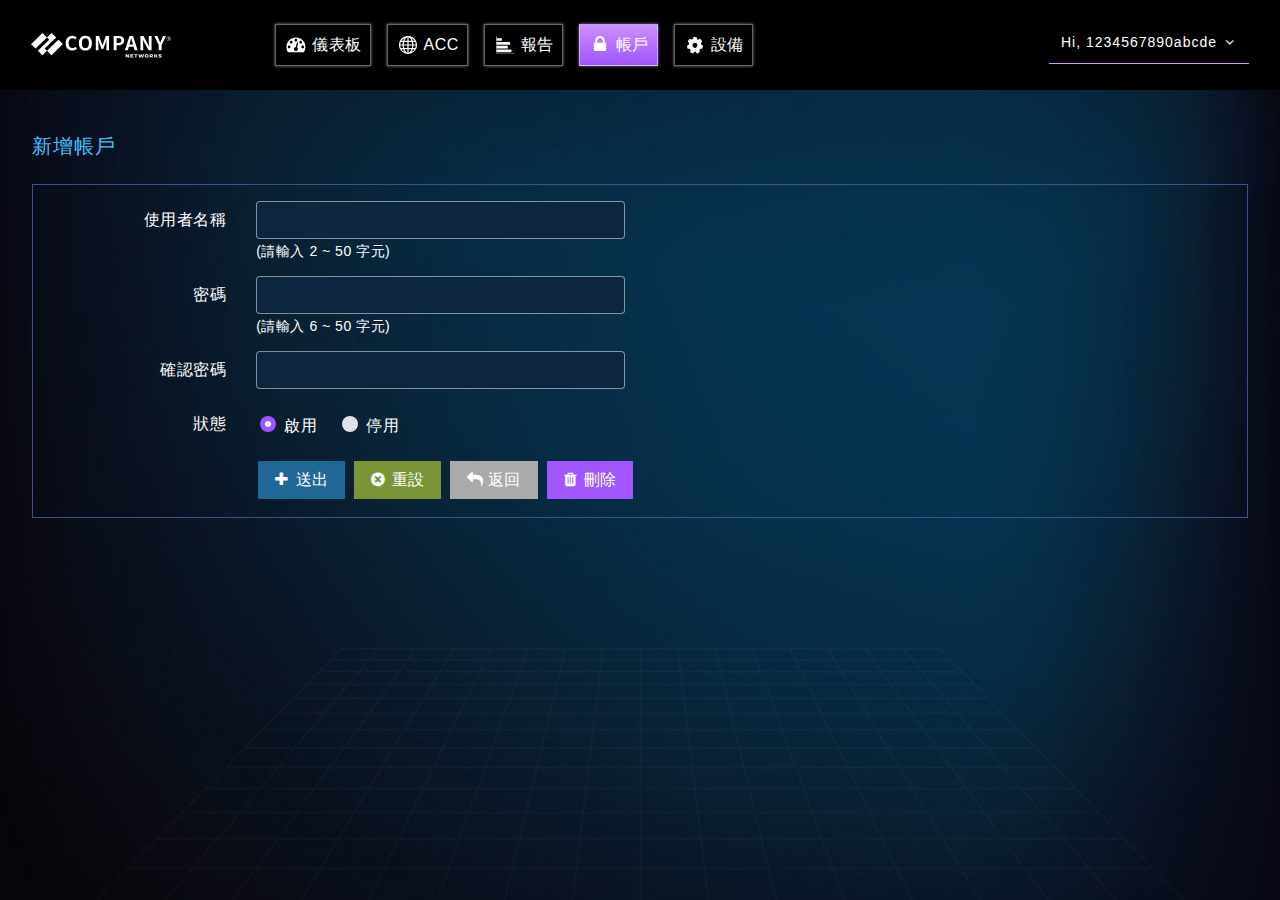
<file: mng_add.html>
<!DOCTYPE html>
<html lang="en">
<head>
    <meta charset="UTF-8">
    <title>新增帳戶</title>
	<meta name="viewport" content="width=device-width, initial-scale=1.0">
	<meta http-equiv="X-UA-Compatible" content="ie=edge">
	 <!--Facebook 分享時使用資訊  -->
	<meta property="og:title" content="" />
	<meta property="og:description" content="" />
	<meta property="og:url" content="" /> 
	<meta property="og:image" content="" />
	<meta property="og:type" content="website""/>
	<!-- css -->
	<link rel="stylesheet" type="text/css" href="assets/css/vendors/normalize.css">
	<link rel="stylesheet" type="text/css" href="assets/css/vendors/vendors.css">
	<link rel="stylesheet" type="text/css" href="assets/css/index.css">
	<!-- favicon -->
	<link rel="shortcut icon" size="16x16" href="favicon.ico">
	<link rel="apple-touch-icon" sizes="192x192" href="favicon192.png">
</head>
<body>
  <header>
    <!-- load inc/nav.html -->
  </header> 
  <div class="vc-main-wrapper" data-simplebar>
    <div class="container ">
      <!-- widgets -->
      <div class="row vc-mng-edit-wgt-wrapper">
        <!-- 編輯帳戶 -->
        <div class="vc-wgt mb-3">
          <div class="vc-wgt-header mt-3 mb-3">
            <h2>新增帳戶</h2>
          </div>
          <div class="vc-wgt-body ">
            <form role="form" method="post" action="">
              <!-- <div class="form-group row">
                <label for="password_confirmation" class="col-lg-2 col-form-label   text-lg-right">建立時間</label>
                <span class="col-lg-4 col-form-label">2020-05-21 17:41:53</span>
              </div>
              <div class="form-group row">
                <label for="password_confirmation" class="col-lg-2 col-form-label   text-lg-right">更新時間</label>
                <span class="col-lg-4 col-form-label">2020-06-08 17:06:56</span>
              </div> -->

              <div class="form-group row">
                <label for="username" class="col-lg-2 col-form-label  text-lg-right">使用者名稱</label>
                <div class="col-lg-4">
                  <input id="username" type="text" class="form-control vc-input vc-input-form" name="username" value="" autocomplete="username"
                    autofocus="">
                  <span class="invalid-feedback justnote" id="" role=""> (請輸入 2 ~ 50 字元) </span>
                </div>
              </div>
              <div class="form-group row">
                <label for="password" class="col-lg-2 col-form-label  text-lg-right">密碼</label>
                <div class="col-lg-4">
                  <input id="password" type="password" class="form-control vc-input vc-input-form" name="password" autocomplete="current-password">
                  <span class="invalid-feedback justnote" id="" role=""> (請輸入 6 ~ 50 字元) </span>
                </div>
              </div>

              <div class="form-group row">
                <label for="password-confirm" class="col-lg-2 col-form-label  text-lg-right">確認密碼</label>
                <div class="col-lg-4">
                  <input id="password-confirm" type="password" class="form-control vc-input vc-input-form" name="password_confirmation"
                    autocomplete="new-password">
                </div>
              </div>
              <div class="form-group row align-items-center">
                <label for="active" class="col-lg-2 col-form-label  text-lg-right">狀態</label>
                <div class="col-lg-4">
                  <div class="custom-control custom-radio custom-control-inline">
                    <input type="radio" id="enable" name="active" class="custom-control-input" value="1" checked="">
                    <label class="custom-control-label" for="enable">啟用</label>
                  </div>
                  <div class="custom-control custom-radio custom-control-inline">
                    <input type="radio" id="disable" name="active" class="custom-control-input" value="0">
                    <label class="custom-control-label" for="disable">停用</label>
                  </div>
                </div>
              </div>

              <div class="row">
                <div class="col-lg-10  offset-lg-2">
                  <div class="vc-edit-btn-wrapper">
                    <button type="button" class="btn vc-squarebtn vc-btnYES " data-toggle="modal" data-target="#idSubmitModal">
                      <i class="fa fa-plus"></i>送出
                    </button>
                    <button type="reset" class="btn vc-squarebtn vc-btnCLR ">
                      <i class="fa fa-times-circle"></i>重設
                    </button>
                    <a href="mng.html" class="btn vc-squarebtn vc-btnNO ">
                        <i class="fa fa-reply"></i>返回
                    </a>
                    <button type="button" class="btn vc-squarebtn vc-btnDEL " data-toggle="modal" data-target="#idDestroyModal">
                        <i class="fa fa-trash"></i>刪除
                    </button>
                  </div>
                </div>
              </div>

            </form>
          </div>
        </div>
      </div>
      
    </div>
  </div>
<!-- Submit Modal-->
<div class="modal vc-modal fade" id="idSubmitModal" tabindex="-1" role="dialog">
  <div class="modal-dialog" role="document">
    <div class="modal-content">
      <div class="modal-header">
        <h5 class="modal-title" id="">確認送出?</h5>
        <button type="button" class="close" data-dismiss="modal">
          <span aria-hidden="true">&times;</span>
        </button>
      </div>
      <div class="modal-body ">
        <p style="margin-top:30px;">點擊下方的"送出"按鈕進行送出。</p>
      </div>
      <div class="modal-footer">
        <button type="button" class="btn vc-squarebtn vc-mid vc-btnNO" data-dismiss="modal">取消</button>
        <button type="button" class="btn vc-squarebtn vc-mid vc-btnYES" data-dismiss="modal">送出</button>
      </div>
    </div>
  </div>
</div>
<!-- Destroy Modal-->
<div class="modal vc-modal vc-user-changepass-modal fade" id="idDestroyModal" tabindex="-1" role="dialog">
  <div class="modal-dialog" role="document">
    <div class="modal-content">
      <div class="modal-header">
        <h5 class="modal-title" id="">確認刪除?</h5>
        <button type="button" class="close" data-dismiss="modal">
          <span aria-hidden="true">&times;</span>
        </button>
      </div>
      <div class="modal-body ">
        <p style="margin-top:30px;">點擊下方的"刪除"按鈕進行刪除。</p>
      </div>
      <div class="modal-footer">
        <button type="button" class="btn vc-squarebtn vc-mid vc-btnNO" data-dismiss="modal">取消</button>
        <button type="button" class="btn vc-squarebtn vc-mid vc-btnDEL" data-dismiss="modal">刪除</button>
      </div>
    </div>
  </div>
</div>
<script src="assets/js/vendors/jquery-3.3.1.min.js"></script>
<script src="assets/js/vendors/popper.min.js"></script>
<script src="assets/js/vendors/bootstrap4.1.3.min.js"></script>
<!-- daterangepicker -->
<script src="assets/js/vendors/moment.min.js"></script>
<script src="assets/js/vendors/daterangepicker.min.js"></script>
<!-- select2 -->
<script src="assets/js/vendors/select2.js"></script>
<!-- simplebar -->
<script src="assets/js/vendors/simplebar.min.js"></script>
<!-- amchart -->
<script src="//www.amcharts.com/lib/4/core.js"></script>
<script src="//www.amcharts.com/lib/4/charts.js"></script>
<script src="//www.amcharts.com/lib/4/themes/animated.js"></script>
<script src="//www.amcharts.com/lib/4/themes/dark.js"></script>
<script src="//www.amcharts.com/lib/4/maps.js"></script>
<script src="//www.amcharts.com/lib/4/geodata/worldLow.js"></script>
<!-- 個別js -->
<script src="assets/js/index.js"></script>
<script>
  headerSetup("jsNavMng");
</script>
</body>  
</html>
</file>
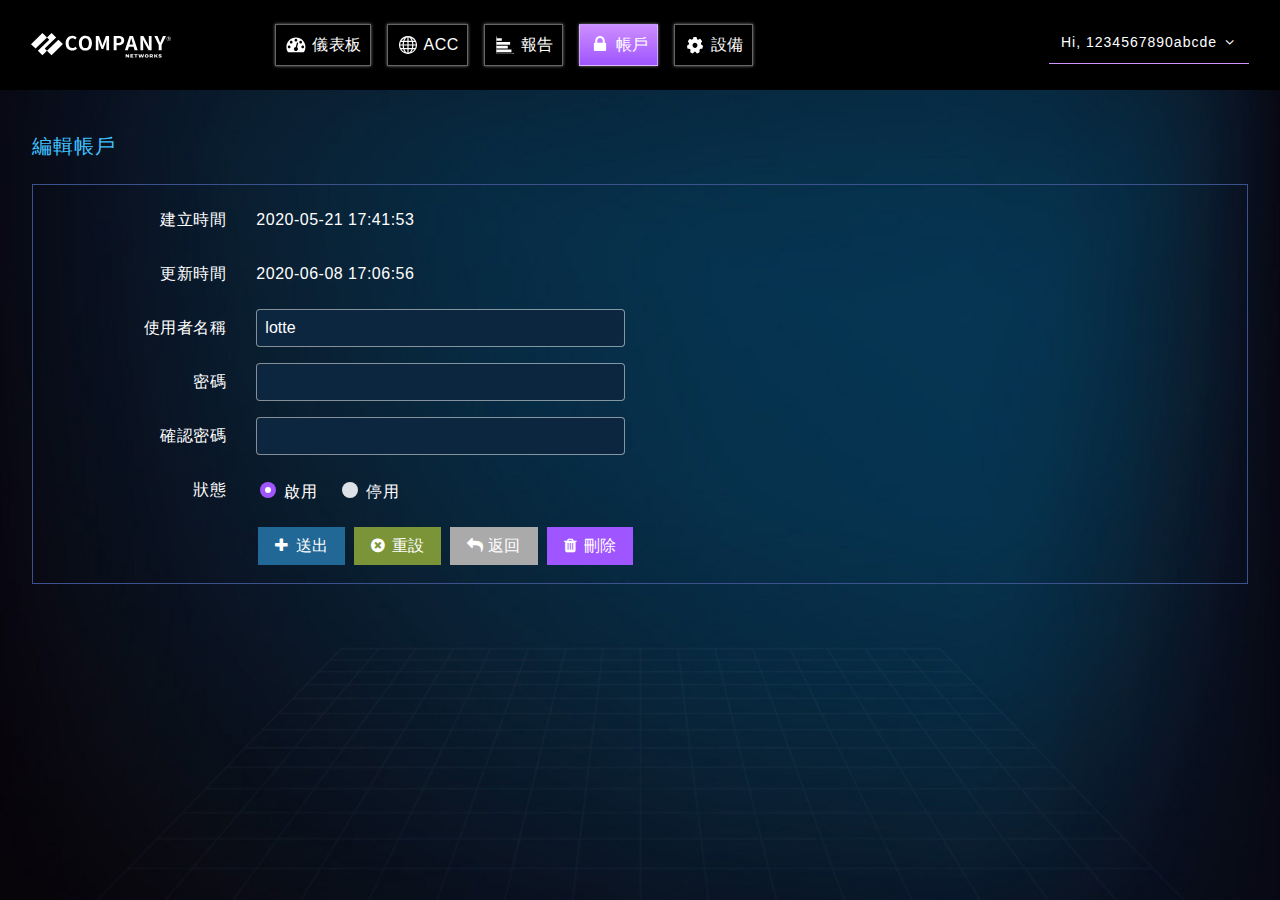
<file: mng_edit.html>
<!DOCTYPE html>
<html lang="en">
<head>
    <meta charset="UTF-8">
    <title>編輯帳戶</title>
	<meta name="viewport" content="width=device-width, initial-scale=1.0">
	<meta http-equiv="X-UA-Compatible" content="ie=edge">
	 <!--Facebook 分享時使用資訊  -->
	<meta property="og:title" content="" />
	<meta property="og:description" content="" />
	<meta property="og:url" content="" /> 
	<meta property="og:image" content="" />
	<meta property="og:type" content="website""/>
	<!-- css -->
	<link rel="stylesheet" type="text/css" href="assets/css/vendors/normalize.css">
	<link rel="stylesheet" type="text/css" href="assets/css/vendors/vendors.css">
	<link rel="stylesheet" type="text/css" href="assets/css/index.css">
	<!-- favicon -->
	<link rel="shortcut icon" size="16x16" href="favicon.ico">
	<link rel="apple-touch-icon" sizes="192x192" href="favicon192.png">
</head>
<body>
  <header>
    <!-- load inc/nav.html -->
  </header> 
  <div class="vc-main-wrapper" data-simplebar>
    <div class="container ">
      <!-- widgets -->
      <div class="row vc-mng-edit-wgt-wrapper">
        <!-- 編輯帳戶 -->
        <div class="vc-wgt mb-3">
          <div class="vc-wgt-header mt-3 mb-3">
            <h2>編輯帳戶</h2>
          </div>
          <div class="vc-wgt-body ">
            <form role="form" method="post" action="">
              <div class="form-group row">
                <label for="password_confirmation" class="col-lg-2 col-form-label   text-lg-right">建立時間</label>
                <span class="col-lg-4 col-form-label">2020-05-21 17:41:53</span>
              </div>
              <div class="form-group row">
                <label for="password_confirmation" class="col-lg-2 col-form-label   text-lg-right">更新時間</label>
                <span class="col-lg-4 col-form-label">2020-06-08 17:06:56</span>
              </div>

              <div class="form-group row">
                <label for="username" class="col-lg-2 col-form-label  text-lg-right">使用者名稱</label>
                <div class="col-lg-4">
                  <input id="username" type="text" class="form-control vc-input vc-input-form" name="username" value="lotte" autocomplete="username"
                    autofocus="">
                </div>
              </div>
              <div class="form-group row">
                <label for="password" class="col-lg-2 col-form-label  text-lg-right">密碼</label>
                <div class="col-lg-4">
                  <input id="password" type="password" class="form-control vc-input vc-input-form" name="password" autocomplete="current-password">
                </div>
              </div>

              <div class="form-group row">
                <label for="password-confirm" class="col-lg-2 col-form-label  text-lg-right">確認密碼</label>
                <div class="col-lg-4">
                  <input id="password-confirm" type="password" class="form-control vc-input vc-input-form" name="password_confirmation"
                    autocomplete="new-password">
                </div>
              </div>
              <div class="form-group row align-items-center">
                <label for="active" class="col-lg-2 col-form-label  text-lg-right">狀態</label>
                <div class="col-lg-4">
                  <div class="custom-control custom-radio custom-control-inline">
                    <input type="radio" id="enable" name="active" class="custom-control-input" value="1" checked="">
                    <label class="custom-control-label" for="enable">啟用</label>
                  </div>
                  <div class="custom-control custom-radio custom-control-inline">
                    <input type="radio" id="disable" name="active" class="custom-control-input" value="0">
                    <label class="custom-control-label" for="disable">停用</label>
                  </div>

                </div>
              </div>

              <div class="row">
                <div class="col-lg-10  offset-lg-2">
                  <div class="vc-edit-btn-wrapper">
                    <button type="button" class="btn vc-squarebtn vc-btnYES " data-toggle="modal" data-target="#idSubmitModal">
                      <i class="fa fa-plus"></i>送出
                    </button>
                    <button type="reset" class="btn vc-squarebtn vc-btnCLR ">
                      <i class="fa fa-times-circle"></i>重設
                    </button>
                    <a href="mng.html" class="btn vc-squarebtn vc-btnNO ">
                        <i class="fa fa-reply"></i>返回
                    </a>
                    <button type="button" class="btn vc-squarebtn vc-btnDEL " data-toggle="modal" data-target="#idDestroyModal">
                        <i class="fa fa-trash"></i>刪除
                    </button>
                  </div>
                </div>
              </div>

            </form>
          </div>
        </div>
      </div>
      
    </div>
  </div>
<!-- Submit Modal-->
<div class="modal vc-modal fade" id="idSubmitModal" tabindex="-1" role="dialog">
  <div class="modal-dialog" role="document">
    <div class="modal-content">
      <div class="modal-header">
        <h5 class="modal-title" id="">確認送出?</h5>
        <button type="button" class="close" data-dismiss="modal">
          <span aria-hidden="true">&times;</span>
        </button>
      </div>
      <div class="modal-body ">
        <p style="margin-top:30px;">點擊下方的"送出"按鈕進行送出。</p>
      </div>
      <div class="modal-footer">
        <button type="button" class="btn vc-squarebtn vc-mid vc-btnNO" data-dismiss="modal">取消</button>
        <button type="button" class="btn vc-squarebtn vc-mid vc-btnYES" data-dismiss="modal">送出</button>
      </div>
    </div>
  </div>
</div>
<!-- Destroy Modal-->
<div class="modal vc-modal vc-user-changepass-modal fade" id="idDestroyModal" tabindex="-1" role="dialog">
  <div class="modal-dialog" role="document">
    <div class="modal-content">
      <div class="modal-header">
        <h5 class="modal-title" id="">確認刪除?</h5>
        <button type="button" class="close" data-dismiss="modal">
          <span aria-hidden="true">&times;</span>
        </button>
      </div>
      <div class="modal-body ">
        <p style="margin-top:30px;">點擊下方的"刪除"按鈕進行刪除。</p>
      </div>
      <div class="modal-footer">
        <button type="button" class="btn vc-squarebtn vc-mid vc-btnNO" data-dismiss="modal">取消</button>
        <button type="button" class="btn vc-squarebtn vc-mid vc-btnDEL" data-dismiss="modal">刪除</button>
      </div>
    </div>
  </div>
</div>
<script src="assets/js/vendors/jquery-3.3.1.min.js"></script>
<script src="assets/js/vendors/popper.min.js"></script>
<script src="assets/js/vendors/bootstrap4.1.3.min.js"></script>
<!-- daterangepicker -->
<script src="assets/js/vendors/moment.min.js"></script>
<script src="assets/js/vendors/daterangepicker.min.js"></script>
<!-- select2 -->
<script src="assets/js/vendors/select2.js"></script>
<!-- simplebar -->
<script src="assets/js/vendors/simplebar.min.js"></script>
<!-- amchart -->
<script src="//www.amcharts.com/lib/4/core.js"></script>
<script src="//www.amcharts.com/lib/4/charts.js"></script>
<script src="//www.amcharts.com/lib/4/themes/animated.js"></script>
<script src="//www.amcharts.com/lib/4/themes/dark.js"></script>
<script src="//www.amcharts.com/lib/4/maps.js"></script>
<script src="//www.amcharts.com/lib/4/geodata/worldLow.js"></script>
<!-- 個別js -->
<script src="assets/js/index.js"></script>
<script>
  headerSetup("jsNavMng");
</script>
</body>  
</html>
</file>
<file: assets/css/index.css>
@charset "UTF-8";
/* wgt */
/* nav */
/* subnav */
/* sidemenu */
/* chart */
/* table */
/* popup */
/* file: _mymain */
/* ============================================================ */
/*                      general                                 */
/* ============================================================ */
body,
html {
  font-family: "Open Sans", "Microsoft JhengHei", sans-serif;
  line-height: 1.2;
  letter-spacing: 0.5px;
  font-size: 1rem;
  word-break: break-all;
  color: #fff;
  height: 100%;
  overflow-y: hidden;
}

p {
  font-size: 1rem;
  margin: 0.5rem 0;
  line-height: 1.2;
  color: #fff;
}

ul,
ol {
  list-style: none;
  margin: 0;
  padding: 0;
}

a {
  color: inherit;
  text-decoration: none;
}
a:hover {
  text-decoration: none;
  color: inherit;
}

*:focus, button:focus, .btn:focus {
  outline: 0;
  box-shadow: none;
}

* {
  box-sizing: border-box;
}

input.vc-input {
  color: #fff;
  font-weight: normal;
  background-color: #061b2e;
  border: 0;
  border-bottom: 1px solid rgba(255, 255, 255, 0.5);
  padding: 0.5rem 0.5rem 0.5rem 0.5rem;
  width: 100%;
}

.vc-input::placeholder {
  color: rgba(255, 255, 255, 0.5);
}

input.vc-input-form {
  background-color: transparent;
  background-color: #0c263f;
  border: 1px solid rgba(255, 255, 255, 0.5);
  border-radius: 0.25rem;
}

input[type="search"]::-webkit-search-cancel-button {
  -webkit-appearance: searchfield-cancel-button;
}

a.show-link {
  color: #FFD002;
}
a.show-link:hover {
  text-decoration: underline;
}

.txt-hlight {
  color: #FFD002;
}

/* ============================================================ */
/*                      element	                                */
/* ============================================================ */
.fa {
  color: #fff;
}

.vc-roundbtn, .vc-squarebtn {
  height: 2.2rem;
  padding-left: 1rem;
  padding-right: 1rem;
  background: transparent;
  color: #fff;
  border-radius: 1.5rem;
  border: 1px solid rgba(255, 255, 255, 0.4);
}
.vc-roundbtn i.fa, .vc-squarebtn i.fa {
  width: 0.8rem;
  margin-right: 0.5rem;
}
.vc-roundbtn:hover, .vc-squarebtn:hover {
  box-shadow: 0px 0px 3px #3C528F;
  background: -webkit-linear-gradient(top, #3C528F 0%, #0C1527 100%);
  background: -moz-linear-gradient(top, #3C528F 0%, #0C1527 100%);
  background: -o-linear-gradient(top, #3C528F 0%, #0C1527 100%);
  background: linear-gradient(top, #3C528F 0%, #0C1527 100%);
  color: #fff;
}

.vc-icon-back i.fa {
  margin-left: 0.25rem;
  margin-right: 0;
}

.vc-roundbtn.vc-small, .vc-squarebtn.vc-small {
  display: flex;
  align-items: center;
  justify-content: center;
  font-size: 0.75rem;
  padding: 0.25rem 0.5rem;
  height: auto;
}
.vc-roundbtn.vc-small i.fa, .vc-squarebtn.vc-small i.fa {
  font-size: 0.875rem;
  margin-bottom: 2px;
}

.vc-roundbtn.vc-small {
  min-width: 5rem;
}

.vc-roundbtn.vc-mid, .vc-squarebtn.vc-mid {
  font-size: 0.875rem;
}

.vc-squarebtn {
  border-radius: 0;
  min-width: 4.25rem;
  height: auto;
  margin: 2px 2px;
}

.idAccFilterEditBtn.vc-mode-filteredit {
  opacity: 0.2;
}

.vc-btnNO {
  color: #fff;
  background-color: #aaa;
  border: 1px solid #aaa;
}
.vc-btnNO:hover {
  background: #747474;
}

.vc-btnYES, .vc-btnEDIT {
  color: #fff;
  background-color: #216896;
  border: 1px solid #216896;
}
.vc-btnYES:hover, .vc-btnEDIT:hover {
  background: #0D4970;
}

.vc-btnDEL {
  color: #fff;
  background-color: #9F55FF;
  border: 1px solid #9F55FF;
}
.vc-btnDEL:hover {
  background: #7313C7;
}

.vc-btnCLR {
  color: #fff;
  background-color: #7B9438;
  border: 1px solid #7B9438;
}
.vc-btnCLR:hover {
  background: #647E1D;
}

.vc-btnNO:hover, .vc-btnYES:hover, .vc-btnEDIT:hover, .vc-btnDEL:hover, .vc-btnCLR:hover {
  border: 1px solid rgba(255, 255, 255, 0.4);
  box-shadow: 0px 0px 3px white;
  transision: 0.5s;
}

/* form */
.form-control.is-invalid {
  border-color: #CC8CFF;
  padding-right: calc(1.5em + .75rem);
  background-image: url("data:image/svg+xml,%3csvg xmlns='http://www.w3.org/2000/svg' fill='%23CC8CFF' viewBox='-2 -2 7 7'%3e%3cpath stroke='%23CC8CFF' d='M0 0l3 3m0-3L0 3'/%3e%3ccircle r='.5'/%3e%3ccircle cx='3' r='.5'/%3e%3ccircle cy='3' r='.5'/%3e%3ccircle cx='3' cy='3' r='.5'/%3e%3c/svg%3E");
  background-repeat: no-repeat;
  background-position: center right calc(.375em + .1875rem);
  background-size: calc(.75em + .375rem) calc(.75em + .375rem);
}

.vc-main-wrapper input:-webkit-autofill,
.vc-main-wrapper input:-webkit-autofill:hover,
.vc-main-wrapper input:-webkit-autofill:focus,
.vc-main-wrapper input:-webkit-autofill:active {
  -webkit-box-shadow: 0 0 0 30px #0c263f inset !important;
  -webkit-text-fill-color: #fff !important;
}
.vc-main-wrapper .form-control:focus {
  color: #fff;
  background-color: inherit;
  border-color: #41C1FF;
  box-shadow: 0px 0px 3px rgba(255, 255, 255, 0.5);
}
.vc-main-wrapper .invalid-feedback {
  font-weight: normal;
  color: #e0baff;
}
.vc-main-wrapper .invalid-feedback.justnote {
  color: #fff;
}

.custom-control-inline {
  margin-top: 0.5rem;
}

.custom-control-label::before, .custom-control-label::after {
  top: 0;
  left: -1.5rem;
}

.custom-radio .custom-control-input:checked ~ .custom-control-label::before {
  background-color: #9F55FF;
}

.custom-control {
  padding-left: 1.75rem;
}

/* login */
.card.vc-login-card {
  border-radius: 0;
  background: transparent;
}
.card.vc-login-card .vc-card-header {
  border: 0;
}
.card.vc-login-card .card-body {
  background: -webkit-linear-gradient(top, rgba(0, 0, 0, 0.1) 0%, #1E3056 50%, rgba(0, 0, 0, 0.1) 100%);
  background: -moz-linear-gradient(top, rgba(0, 0, 0, 0.1) 0%, #1E3056 50%, rgba(0, 0, 0, 0.1) 100%);
  background: -o-linear-gradient(top, rgba(0, 0, 0, 0.1) 0%, #1E3056 50%, rgba(0, 0, 0, 0.1) 100%);
  background: linear-gradient(top, rgba(0, 0, 0, 0.1) 0%, #1E3056 50%, rgba(0, 0, 0, 0.1) 100%);
  border: 1px solid #3C528F;
  box-shadow: 0px 0px 3px #3C528F;
  padding-top: 2.5rem;
  padding-bottom: 2.5rem;
}

.invalid-feedback {
  display: none;
}

.invalid-feedback.is-invalid {
  display: block;
}

.invalid-feedback.justnote {
  display: block;
  font-size: 0.875rem;
}

/* ============================================================ */
/*                      modal	                                */
/* ============================================================ */
.modal-footer {
  justify-content: center;
}

.vc-modal .modal-content {
  background-color: #eee;
  border-radius: 0;
}
.vc-modal .modal-content p, .vc-modal .modal-content h5 {
  color: #000;
}
.vc-modal .modal-content p {
  text-align: center;
}
.vc-modal .modal-dialog {
  margin: 10vh auto 0 auto;
  width: 80%;
  max-width: 380px;
}

.vc-modal .modal-footer .btn {
  margin: 0 1%;
  width: 48%;
}

/* ============================================================ */
/*                      layout                                  */
/* ============================================================ */
@media only screen and (min-width: 1200px) {
  .container {
    max-width: 1360px;
  }
}
body {
  background-image: url(../img/bg.jpg);
  background-size: cover;
  background-position: center;
}

.vc-navbar {
  position: fixed;
  width: 100%;
  top: 0;
  left: 0;
  z-index: 9;
}

.vc-main-wrapper, .vc-acc-wrapper {
  width: 100%;
  height: calc(100% - 108px);
  margin-top: 108px;
  overflow-y: auto;
}

.vc-main-wrapper {
  padding: 0rem 2rem;
}

.vc-footer {
  width: 100%;
  text-align: center;
  padding: 1.5rem 2rem;
}
.vc-footer p {
  font-size: 0.875rem;
  color: #6E6E6E;
}

.vc-acc-wrapper {
  position: relative;
}

.vc-sidemenu-wrapper {
  position: fixed;
  z-index: 3;
  left: 0;
  top: 108px;
  height: calc(100% - 108px);
  -moz-transform: translateX(0px);
  -o-transform: translateX(0px);
  -webkit-transform: translateX(0px);
  transform: translateX(0px);
  transition: 0.5s;
  width: 304px;
  display: flex;
  justify-content: flex-start;
  align-items: flex-start;
}
.vc-sidemenu-wrapper .vc-sidemenu {
  width: 280px;
  height: 100%;
  border-right: 1px solid rgba(255, 255, 255, 0.5);
  align-self: stretch;
  background-color: #061b2e;
}
.vc-sidemenu-wrapper .vc-sidemenu-toggle {
  width: 24px;
  height: 48px;
  border: 1px solid rgba(255, 255, 255, 0.25);
  background-color: #061b2e;
  box-shadow: 0px 0px 3px rgba(255, 255, 255, 0.5);
  cursor: pointer;
  display: flex;
  justify-content: center;
  align-items: center;
}
.vc-sidemenu-wrapper .vc-sidemenu-toggle .fa {
  font-size: 1.25rem;
}

.vc-acc-main-wrapper {
  height: 100%;
  position: absolute;
  z-index: 1;
  left: 0;
  right: 0;
  padding-left: 1rem;
  padding-right: 1rem;
  margin-left: 280px;
  width: calc(100% - 280px);
  transition: 0.5s;
}

.vc-sidemenu-wrapper.vc-mode-sidehide {
  -moz-transform: translateX(-280px);
  -o-transform: translateX(-280px);
  -webkit-transform: translateX(-280px);
  transform: translateX(-280px);
  transition: 0.5s;
}
.vc-sidemenu-wrapper.vc-mode-sidehide .fa-angle-left {
  transition: 0.5s;
  -moz-transform: scaleX(-1);
  -o-transform: scaleX(-1);
  -webkit-transform: scaleX(-1);
  transform: scaleX(-1);
}

.vc-acc-main-wrapper.vc-mode-sidehide {
  margin-left: 24px;
  width: calc(100% - 24px);
  transition: 0.5s;
}

.vc-acc-main-wrapper:before {
  position: absolute;
  z-index: 2;
  width: 0;
  height: 100%;
  left: 0;
  top: 0;
  content: "";
  background-color: transparent;
}

@media only screen and (max-width: 992px) {
  .vc-main-wrapper, .vc-acc-wrapper {
    height: calc(100% - 60px);
    margin-top: 60px;
  }

  .vc-main-wrapper {
    padding: 0rem 0.5rem;
  }

  .vc-footer {
    padding: 1rem 0.5rem;
  }

  .vc-sidemenu-wrapper {
    top: 60px;
    height: calc(100% - 60px);
  }

  .vc-acc-main-wrapper, .vc-acc-main-wrapper.vc-mode-sidehide {
    margin-left: 0;
    width: 100%;
  }

  .vc-acc-wrapper.vc-mode-sidehide {
    overflow-y: auto;
  }

  .vc-acc-wrapper {
    overflow-y: hidden;
  }

  .vc-acc-main-wrapper:before {
    width: 100%;
    background: -webkit-linear-gradient(top, rgba(255, 255, 255, 0.25) 0%, transparent 100%);
    background: -moz-linear-gradient(top, rgba(255, 255, 255, 0.25) 0%, transparent 100%);
    background: -o-linear-gradient(top, rgba(255, 255, 255, 0.25) 0%, transparent 100%);
    background: linear-gradient(top, rgba(255, 255, 255, 0.25) 0%, transparent 100%);
  }

  .vc-acc-main-wrapper.vc-mode-sidehide:before {
    width: 0;
    background-color: transparent;
  }

  .vc-acc-main-wrapper .col-lg-6 {
    padding-left: 10px;
    padding-right: 0;
  }

  .vc-brd-wgt-wrapper .col-lg-7, .vc-brd-wgt-wrapper .col-lg-5 {
    padding-left: 5px;
    padding-right: 5px;
  }
}
@media only screen and (max-width: 576px) {
  .vc-acc-main-wrapper {
    padding-left: 5px;
    padding-right: 5px;
  }
  .vc-acc-main-wrapper .container-fluid {
    padding-left: 0;
    padding-right: 0;
  }
  .vc-acc-main-wrapper .row {
    margin-left: 0;
    margin-right: 0;
  }
  .vc-acc-main-wrapper .row .col-lg-6, .vc-acc-main-wrapper .row .col-lg-12 {
    padding-left: 0;
    padding-right: 0;
  }
  .vc-acc-main-wrapper .row .col-lg-6 .vc-wgt-header, .vc-acc-main-wrapper .row .col-lg-12 .vc-wgt-header {
    padding-left: 0.5rem;
  }
  .vc-acc-main-wrapper .row .col-lg-6 .vc-wgt-body-acc, .vc-acc-main-wrapper .row .col-lg-12 .vc-wgt-body-acc {
    border: 0;
    border-top: 1px solid #3C528F;
    padding-left: 0;
    padding-right: 0;
  }
}
/* ============================================================ */
/*                      menu                                    */
/* ============================================================ */
.vc-navbar {
  padding-top: 1.5rem;
  padding-bottom: 1.5rem;
  background-color: #000;
}
.vc-navbar .navbar-toggler {
  border: 0;
}
.vc-navbar .navbar-toggler-icon {
  background: url("../img/nav-tg.svg") no-repeat center center;
  background-size: 30px 30px;
}

.vc-navlogo {
  padding-right: 80px;
}
.vc-navlogo img {
  width: 140px;
  height: auto;
}

@media only screen and (max-width: 1200px) {
  .vc-navlogo {
    padding-right: 0px;
  }
}
.vc-navmenu a.nav-link {
  margin: 0 0.5rem;
  display: flex;
  justify-content: center;
  align-items: center;
  border: 1px solid rgba(255, 255, 255, 0.4);
  box-shadow: 0px 0px 3px rgba(255, 255, 255, 0.5);
  background-color: #000;
  color: #fff;
}
.vc-navmenu a.nav-link img {
  margin-right: 0.25rem;
}
.vc-navmenu a.nav-link.active, .vc-navmenu a.nav-link:hover, .vc-navmenu a.nav-link.active:hover {
  background: -webkit-linear-gradient(top, #CD8EFF 0%, #9F55FF 100%);
  background: -moz-linear-gradient(top, #CD8EFF 0%, #9F55FF 100%);
  background: -o-linear-gradient(top, #CD8EFF 0%, #9F55FF 100%);
  background: linear-gradient(top, #CD8EFF 0%, #9F55FF 100%);
}
.vc-navmenu a.nav-link:hover, .vc-navmenu a.nav-link.active:hover {
  transition: 0.5s;
}

.vc-navmenu a.nav-link {
  padding-left: 0.75rem;
  padding-right: 1rem;
}

/* user box */
.vc-userbox .dropdown-toggle {
  text-align: left;
  font-size: 14px;
  letter-spacing: 1px;
  border-radius: 0;
  background: transparent;
  color: #fff;
  border: 0;
  border-bottom: 1px solid #CF94FF;
}
.vc-userbox .dropdown-toggle:after {
  color: #fff;
}
.vc-userbox .dropdown-toggle p {
  font-size: inherit;
  max-width: 160px;
  overflow: hidden;
  display: inline-block;
  margin-bottom: 0;
  margin-top: 0;
}
.vc-userbox .dropdown-toggle, .vc-userbox .dropdown-menu {
  width: 200px;
}

.vc-userbox .dropdown-toggle:after, .vc-mobile-only-thead-menu .dropdown-toggle:after {
  font-family: FontAwesome;
  font-size: 0.875rem;
  width: 10px;
  height: 10px;
  content: "";
  border: 0;
}

.dropdown-menu {
  border-radius: 0;
  left: auto;
  right: 0;
  opacity: 0;
  transition: 0.5s;
  display: block;
  height: 1px;
  padding-top: 0;
  padding-bottom: 0;
  background-color: #CFD7DD;
  background-color: rgba(255, 255, 255, 0.9);
  border: 1px solid #7C868F;
  border: 0;
}
.dropdown-menu .dropdown-item {
  display: none;
}

.dropdown-menu.show {
  padding-top: 0.25rem;
  padding-bottom: 0.25rem;
  z-index: 1000;
  display: block;
  height: auto;
  opacity: 1;
  transition: 0.5s;
}
.dropdown-menu.show .dropdown-item:hover, .dropdown-menu.show .dropdown-item.active {
  color: #fff;
  background: -webkit-linear-gradient(top, #CD8EFF 0%, #9F55FF 100%);
  background: -moz-linear-gradient(top, #CD8EFF 0%, #9F55FF 100%);
  background: -o-linear-gradient(top, #CD8EFF 0%, #9F55FF 100%);
  background: linear-gradient(top, #CD8EFF 0%, #9F55FF 100%);
}
.dropdown-menu.show .dropdown-item {
  display: block;
  padding: 0.5rem 1rem;
  color: #000;
  font-weight: 500;
}

/* RWD MENU */
@media only screen and (max-width: 992px) {
  .vc-navbar {
    padding-top: 0;
    padding-bottom: 0;
  }

  .vc-navmenu a.nav-link {
    justify-content: flex-start;
    box-shadow: none;
    border: 0;
  }

  .navbar-collapse {
    margin-bottom: 20px;
  }

  .vc-userbox {
    position: static;
    padding: 0.5rem;
  }
  .vc-userbox .dropdown-toggle {
    width: 100%;
    text-align: left;
  }
  .vc-userbox .dropdown-menu {
    position: static;
    top: 0;
    float: left;
    left: auto;
    right: auto;
    width: 100%;
    display: none;
  }
  .vc-userbox .dropdown-menu.show {
    display: block;
  }
}
/* Modal: user change password */
.vc-modal .modal-body {
  min-height: 100px;
}

.vc-user-changepass-modal .modal-body {
  padding-top: 0;
  padding-bottom: 0;
}
.vc-user-changepass-modal .modal-footer {
  padding-top: 0.5rem;
}
.vc-user-changepass-modal label {
  font-size: 0.875rem;
  color: #061b2e;
}
.vc-user-changepass-modal .pass_show {
  position: relative;
}
.vc-user-changepass-modal .vc-passshow, .vc-user-changepass-modal .vc-passhide {
  display: inline-block;
  position: absolute;
  z-index: 1;
  top: 10px;
  right: 16px;
}
.vc-user-changepass-modal .vc-passshow:after, .vc-user-changepass-modal .vc-passhide:after {
  display: block;
  font-family: FontAwesome;
  font-size: 1rem;
  color: #41C1FF;
  cursor: pointer;
}
.vc-user-changepass-modal .vc-passshow:after {
  content: "";
}
.vc-user-changepass-modal .vc-passhide:after {
  content: "";
}

/* ============================================================ */
/*                      wgt                                     */
/* ============================================================ */
.vc-wgt {
  width: 100%;
}

.vc-wgt-header, .vc-card-header {
  padding: 0.75rem 0;
}
.vc-wgt-header h2, .vc-card-header h2 {
  font-size: 1.25rem;
  letter-spacing: 1px;
  font-weight: 500;
  color: #41C1FF;
  margin-bottom: 0;
  line-height: 1;
}

.vc-wgt-body {
  padding-bottom: 0;
  border: 1px solid #3C528F;
}

.vc-nobdr {
  border: 0;
}

/* ============================================================ */
/*                      board                                    */
/* ============================================================ */
/* update tool */
.vc-brd-update {
  display: flex;
  flex-direction: row;
  justify-content: space-around;
  margin-left: auto;
  margin-top: 1rem;
}
.vc-brd-update > .vc-roundbtn {
  min-width: 6rem;
}

.custom-select {
  background: transparent;
  color: #fff;
  border: 0;
  cursor: pointer;
  padding-right: 1rem;
}
.custom-select option {
  color: #000;
}
.custom-select:focus {
  outline: 0;
  box-shadow: none;
}

.vc-updatetime, .vc-datetimerange, .vc-datatb-length {
  display: flex;
  align-items: center;
  position: relative;
}
.vc-updatetime img, .vc-datetimerange img, .vc-datatb-length img {
  width: 1rem;
  height: auto;
  margin: 0.25rem 0rem 0.25rem 0rem;
}
.vc-updatetime:after, .vc-datetimerange:after, .vc-datatb-length:after {
  position: absolute;
  top: 0.5rem;
  right: 1.5rem;
  z-index: 2;
  display: block;
  font-family: FontAwesome;
  font-size: 0.875rem;
  width: 2px;
  height: 14px;
  content: "";
  color: #fff;
}

/* wgt:notice */
.vc-notice-ul {
  display: flex;
  justify-content: flex-start;
  align-items: flex-start;
}

.vc-notice-li {
  width: 32%;
  margin: 0 1%;
  border: 1px solid #3C528F;
  box-shadow: 0px 0px 3px #3C528F;
  position: relative;
  background: -webkit-linear-gradient(top, #3C528F 0%, #0C1527 100%);
  background: -moz-linear-gradient(top, #3C528F 0%, #0C1527 100%);
  background: -o-linear-gradient(top, #3C528F 0%, #0C1527 100%);
  background: linear-gradient(top, #3C528F 0%, #0C1527 100%);
}
.vc-notice-li:after {
  content: "";
  display: block;
  padding-bottom: 85%;
}
.vc-notice-li:nth-child(1) {
  margin-left: 0;
}
.vc-notice-li:last-child {
  margin-right: 0;
}

.vc-nt-content {
  position: absolute;
  width: 100%;
  height: 100%;
  display: flex;
  flex-direction: column;
  justify-content: center;
  align-items: center;
}
.vc-nt-content img {
  width: 40px;
  height: auto;
}
.vc-nt-content .vc-nt-title {
  font-size: 1rem;
}
.vc-nt-content .vc-nt-count {
  font-weight: 600;
  font-size: 2.5rem;
  line-height: 1;
  margin-top: 0;
}

@media only screen and (max-width: 576px) {
  .vc-nt-content img {
    width: 24px;
    height: auto;
  }
  .vc-nt-content .vc-nt-title {
    font-size: 0.75rem;
    margin-top: 5px;
    margin-bottom: 5px;
  }
  .vc-nt-content .vc-nt-count {
    font-weight: normal;
    font-size: 1rem;
  }
}
/* wgt:urltop */
.vc-urltop-ul {
  display: flex;
  justify-content: flex-start;
  align-items: flex-start;
  flex-wrap: wrap;
  margin-right: 0.25rem;
}

.vc-urltop-li {
  display: flex;
  justify-content: flex-start;
  width: 50%;
  margin: 0;
}
.vc-urltop-li .vc-col-donut {
  margin: 0.5rem;
}
.vc-urltop-li .vc-col-info {
  flex-grow: 1;
  display: flex;
  flex-direction: column;
  justify-content: center;
  align-items: flex-start;
}
.vc-urltop-li .vc-col-info .vc-row-star {
  text-align: center;
  width: 90%;
}

@media only screen and (max-width: 576px) {
  .vc-urltop-li {
    width: 100%;
  }
}
/* urltop element */
.vc-urllink {
  font-size: 0.875rem;
  color: #FFD002;
  max-height: 2rem;
  overflow: hidden;
}
.vc-urllink:hover {
  color: #FFD002;
  text-decoration: underline;
}

/* ----  svg donut ----- */
.vc-svg-donut {
  width: 120px;
  height: 120px;
  margin: 0 auto;
}

.vc-donut-ring {
  stroke: #123F72;
  fill: transparent;
}

.vc-donut-segment {
  transform-origin: center;
  stroke-dashoffset: 25;
  fill: transparent;
}

.vc-donut-ring, .vc-donut-segment {
  stroke-width: 3.5;
}

.vc-donut-hole {
  fill: #0C1527;
}

.vc-donut-run {
  animation: donutrun 4s;
}

@keyframes donutrun {
  0% {
    stroke-dasharray: 0 100;
  }
}
.vc-svg-donut {
  position: relative;
}

.vc-donut-text {
  letter-spacing: 0;
  position: absolute;
  z-index: 1;
  top: 30px;
  left: 0;
  width: 100%;
  display: block;
}
.vc-donut-text > p {
  margin: 0;
  width: 100%;
  text-align: center;
  display: block;
}
.vc-donut-text .vc-label-data {
  margin: 0px 0 3px 0;
}

.vc-label-data {
  color: #fff;
  font-size: 1.375rem;
}

.vc-label {
  color: #fff;
  font-size: 0.875rem;
}

.vc-label-percent {
  color: #CC8CFF;
  font-size: 0.875rem;
}

/* wgt:apptop */
.vc-wgt-body {
  overflow-x: auto;
}

.vc-apptop-ul {
  display: table;
  width: 96%;
  margin: 1rem 2%;
  min-width: 480px;
}

.vc-apptop-li {
  display: table-row;
}
.vc-apptop-li > * {
  display: table-cell;
  padding: 0.25rem 0.5rem;
}
.vc-apptop-li .vc-col-star {
  width: 10%;
  text-align: center;
  vertical-align: middle;
}
.vc-apptop-li .vc-col-name {
  width: 30%;
}
.vc-apptop-li .vc-col-name > * {
  display: flex;
  flex-direction: column;
  margin: 0;
  width: 100%;
}
.vc-apptop-li .vc-col-name .vc-value {
  margin-top: 0.25rem;
}
.vc-apptop-li .vc-col-perc {
  width: 30%;
}

.vc-col-perc > * {
  display: flex;
  flex-direction: column;
  justify-content: center;
  width: 100%;
}
.vc-col-perc .vc-perc-bg, .vc-col-perc .vc-value {
  margin-top: 0.5rem;
}
.vc-col-perc .vc-value {
  text-align: right;
}

.vc-apptop-header .vc-title {
  font-size: 0.875rem;
  color: #fff;
  text-align: center;
  margin: 0;
}

/* apptop element */
.vc-star {
  display: inline-block;
  width: 48px;
  height: 48px;
  line-height: 48px;
  padding-top: 2px;
  background: url(../img/brd-star4@2x.png) no-repeat center center;
  background-size: 48px 48px;
  text-align: center;
  font-size: 1.25rem;
  color: #fff;
  text-shadow: 0 0 4px rgba(0, 0, 0, 0.5);
}

.vc-star.vc-star1 {
  background-image: url(../img/brd-star1@2x.png);
}

.vc-star.vc-star2 {
  background-image: url(../img/brd-star2@2x.png);
}

.vc-star.vc-star3 {
  background-image: url(../img/brd-star3@2x.png);
}

@media only screen and (max-width: 576px) {
  .vc-star {
    width: 30px;
    height: 30px;
    line-height: 30px;
    background-size: 30px 30px;
    font-size: 1rem;
  }

  .vc-apptop-li .vc-col-star {
    width: 5%;
  }
  .vc-apptop-li .vc-col-name {
    width: 35%;
  }
}
.vc-name {
  font-size: 1rem;
  color: #CC8CFF;
  max-height: 1.2rem;
  overflow: hidden;
}

.vc-value {
  font-size: 0.875rem;
  color: #fff;
}

.vc-value.vc-withbullet {
  background: url(../img/brd-bullet.svg) no-repeat left center;
  background-size: 5px 5px;
  padding-left: 10px;
  max-height: 2rem;
  overflow: hidden;
}

.vc-perc-bg, .vc-perc-bar {
  display: inline-block;
  height: 20px;
  border-radius: 10px;
}

.vc-perc-bg {
  display: flex;
  overflow: hidden;
  width: 100%;
  background-color: #123F72;
  margin-bottom: 0.25rem;
}

.vc-perc-bar {
  display: flex;
  flex-direction: column;
  background: -webkit-linear-gradient(left, #43C7FF 0%, #8271FF 100%);
  background: -moz-linear-gradient(left, #43C7FF 0%, #8271FF 100%);
  background: -o-linear-gradient(left, #43C7FF 0%, #8271FF 100%);
  background: linear-gradient(left, #43C7FF 0%, #8271FF 100%);
}

.vc-bar-run {
  animation: barrun 4s;
}

@keyframes barrun {
  0% {
    width: 0;
  }
}
.vc-wgt-body-session {
  height: 100px;
  display: flex;
  justify-content: space-between;
  align-items: center;
  padding: 0 30px;
  margin-bottom: 0.75rem;
}
.vc-wgt-body-session > * {
  border: 1px solid rgba(255, 255, 0, 0);
}
.vc-wgt-body-session .vc-icon img {
  width: 40px;
  height: auto;
}
.vc-wgt-body-session .vc-txt {
  width: 200px;
}
.vc-wgt-body-session .vc-txt > * {
  display: inline-block;
  border: 1px solid rgba(255, 255, 0, 0);
}
.vc-wgt-body-session .vc-name {
  margin-bottom: 0;
  width: 100%;
}
.vc-wgt-body-session .vc-counter-decipoint {
  font-size: 2.25rem;
  width: 130px;
}
.vc-wgt-body-session .vc-value {
  width: calc(100% - 136px);
  margin-left: -5px;
}

@media only screen and (max-width: 375px) {
  .vc-wgt-body-session {
    padding: 0 10px 0 20px;
  }
}
/* ============================================================ */
/*                      ACC                                 */
/* ============================================================ */
/* sidemenu */
.vc-sidewgt {
  margin: 0.5rem 0.75rem;
}

.vc-sidewgt-header h3 {
  display: flex;
  justify-content: center;
  align-items: center;
  color: #41C1FF;
  font-size: 1rem;
}
.vc-sidewgt-header h3 .fa {
  color: #41C1FF;
  margin: 0 0.25rem;
}

.vc-sidewgt-body {
  padding: 0.5rem 0;
}

/* date range picker */
.vc-datetimerange input {
  background-color: transparent;
  color: #fff;
  border: 0;
  width: 100%;
  height: 100%;
  font-weight: normal;
  font-size: 0.75rem;
}
.vc-datetimerange:after {
  right: 1rem;
}

.vc-datetimerange.vc-roundbtn {
  padding-left: 0.5rem;
  padding-right: 1.2rem;
}

@media only screen and (max-width: 576px) {
  .vc-datetimerange.vc-roundbtn {
    padding-left: 0.25rem;
    padding-right: 0.25rem;
  }
}
.vc-date-result {
  font-size: 0.8125rem;
  line-height: 1.2;
  padding-left: 0.5rem;
}
.vc-date-result span {
  font-size: 1rem;
}

/* 修改date range picker 日曆內部樣式 */
.daterangepicker .drp-buttons .btn {
  font-size: 0.875rem;
}

.daterangepicker {
  font-family: inherit;
  color: #000;
}

.daterangepicker .calendar-table th, .daterangepicker .calendar-table td {
  font-size: 0.875rem;
}

.daterangepicker td.active, .daterangepicker td.active:hover {
  background-color: #216896;
}

.daterangepicker th.month {
  color: #216896;
  font-size: 0.875rem;
  font-weight: bold;
}

.daterangepicker .calendar-table .next span, .daterangepicker .calendar-table .prev span {
  color: #216896;
}

/* 修改date range picker 日曆內部樣式: 年、月下拉選單樣式 */
.daterangepicker select.monthselect, .daterangepicker select.yearselect,
.daterangepicker select.hourselect, .daterangepicker select.minuteselect, .daterangepicker select.ampmselect {
  font-size: 0.875rem;
  vertical-align: middle;
  padding: 0.1rem;
  height: 2rem;
  border: 1px solid #cccccc;
  border-radius: 0;
}

.daterangepicker select.monthselect, .daterangepicker select.yearselect {
  width: 50%;
}

.daterangepicker select.hourselect, .daterangepicker select.minuteselect, .daterangepicker select.secondselect, .daterangepicker select.ampmselect {
  width: 25%;
}

.daterangepicker.openscenter:after, .daterangepicker.openscenter:before {
  margin: 0;
  left: 115px;
}

/* 修改date range picker 日曆內部樣式: 取消/完成 btn在手機尺寸的排版 */
@media only screen and (max-width: 576px) {
  .daterangepicker {
    max-height: 70vh;
    overflow-y: auto;
  }

  .daterangepicker .drp-selected {
    display: block;
  }

  .daterangepicker .drp-buttons {
    padding-bottom: 30px;
  }
}
/* simplebar- customized scroll bar */
.simplebar-scrollbar:before, .simplebar-scrollbar.simplebar-visible:before {
  background-color: #CC8CFF;
  opacity: 1;
}

.simplebar-track.simplebar-vertical {
  background-image: url("../img/scrollbar_bg.svg");
  background-position: center center;
  background-repeat: repeat-y;
}

.simplebar-track.simplebar-horizontal {
  background-image: url("../img/scrollbarH_bg.svg");
  background-position: center center;
  background-repeat: repeat-x;
}

.vc-main-wrapper .simplebar-track.simplebar-vertical, .vc-acc-main-wrapper .simplebar-track.simplebar-vertical {
  margin-right: 10px;
}

@media only screen and (max-width: 990px) {
  .vc-main-wrapper .simplebar-track.simplebar-vertical, .vc-acc-main-wrapper .simplebar-track.simplebar-vertical {
    margin-right: 0px;
  }
}
@media only screen and (max-width: 768px) {
  .vc-main-wrapper .simplebar-track.simplebar-vertical, .vc-main-wrapper .simplebar-track.simplebar-horizontal, .vc-acc-main-wrapper .simplebar-track.simplebar-vertical, .vc-acc-main-wrapper .simplebar-track.simplebar-horizontal {
    display: none;
  }
}
.idAccFilterWrapper {
  height: calc(100% - 120px);
  overflow-y: auto;
  padding-right: 14px;
}

.vc-range-txt {
  font-size: 0.875rem;
  padding: 0 1.5rem;
}

/* filter body */
.vc-filterwgt {
  margin: 0.25rem 0;
}

.vc-filterwgt-header {
  display: flex;
  justify-content: space-between;
  align-items: flex-start;
  opacity: 0.5;
  margin-top: 0.5rem;
}
.vc-filterwgt-header h4 {
  font-size: 1rem;
  color: #FFD002;
  margin-bottom: 0;
}
.vc-filterwgt-header h4 span {
  margin-left: 0.25rem;
}

.vc-filterwgt-body {
  font-size: 0.875rem;
  margin-top: 0.25rem;
}
.vc-filterwgt-body .vc-filterwgt-list li {
  padding-left: 0.875rem;
}
.vc-filterwgt-body .vc-filterwgt-list li:before {
  content: "-";
  color: #fff;
  margin-right: 0.25rem;
}

.vc-filter-onoff, .vc-filterwgt-body {
  display: none;
}

.vc-filterwgt.active .vc-filterwgt-header {
  opacity: 1;
}
.vc-filterwgt.active .vc-filter-onoff, .vc-filterwgt.active .vc-filterwgt-body {
  display: block;
}

.vc-filter-onoff {
  margin-left: auto;
  min-width: 36px;
}
.vc-filter-onoff a {
  display: inline-block;
  width: 16px;
  margin: 0 2px;
}

.vc-on, .vc-off {
  font-size: 0;
}
.vc-on:before, .vc-off:before {
  font-family: FontAwesome;
  font-size: 0.875rem;
  width: 14px;
  height: 14px;
  border: 0;
  content: "";
  color: #FFD002;
  opacity: 0.5;
}

.vc-off:before {
  content: "";
}

.vc-on:hover:before, .vc-off:hover:before {
  color: #fff;
  opacity: 1;
}

.vc-on.active:before, .vc-off.active:before {
  opacity: 1;
}

/* filter footer */
.vc-filter-footer {
  display: flex;
  justify-content: center;
  align-items: center;
  height: 0;
  transition: 0.5s;
}
.vc-filter-footer > * {
  display: none;
}

.vc-filter-footer.vc-mode-filteredit {
  height: auto;
}
.vc-filter-footer.vc-mode-filteredit > * {
  display: block;
}

/* sub nav */
.vc-acc-subnav-wrapper.vc-mode-sidehide {
  margin-left: 0;
}

.vc-acc-subnav-wrapper {
  margin-top: 10px;
  margin-left: 10px;
  margin-bottom: 16px;
  padding-left: 8px;
}
.vc-acc-subnav-wrapper .nav-item {
  padding: 0 0.5rem;
}
.vc-acc-subnav-wrapper .nav-item:first-child {
  padding-left: 0;
}
.vc-acc-subnav-wrapper .nav-link {
  color: #7C868F;
  padding-left: 0;
  padding-right: 0;
}
.vc-acc-subnav-wrapper .nav-link.active {
  color: #CC8CFF;
  border-bottom: 2px solid #CC8CFF;
}

/* acc sub nav */
.vc-mobile-acc-subnav-toggle {
  display: none;
}

.vc-acc-subnav-list {
  display: block;
}

@media only screen and (max-width: 700px) {
  .vc-acc-subnav-wrapper {
    margin-right: 0;
  }

  .vc-acc-subnav-list {
    display: none;
  }

  .vc-mobile-acc-subnav-toggle {
    border: 1px solid rgba(255, 255, 255, 0.25);
    background-color: #061b2e;
    box-shadow: 0px 0px 3px rgba(255, 255, 255, 0.5);
    width: 100%;
    padding: 0.5rem 0.5rem 0.5rem 0.75rem;
    color: #CC8CFF;
    display: flex;
    justify-content: space-between;
    align-items: center;
    cursor: pointer;
  }
  .vc-mobile-acc-subnav-toggle:after {
    display: inline-block;
    width: 20px;
    font-family: FontAwesome;
    font-size: inherit;
    content: "";
    color: #fff;
  }

  .vc-acc-subnav {
    display: flex;
    justify-content: flex-start;
    flex-wrap: wrap;
    padding-left: 0.25rem;
    padding-top: 0.25rem;
  }
  .vc-acc-subnav .nav-item {
    width: 50%;
    font-size: 1rem;
  }
  .vc-acc-subnav .nav-item:first-child {
    padding-left: 0.5rem;
  }
  .vc-acc-subnav .nav-item .nav-link {
    display: inline-block;
    margin-top: 0.25rem;
    margin-bottom: 0.25rem;
  }
}
.vc-wgt-nav {
  margin-bottom: 1rem;
}
.vc-wgt-nav .nav-link {
  color: #7C868F;
  padding-left: 0;
  padding-right: 0;
  margin: 0 0.5rem;
}
.vc-wgt-nav .nav-link.active {
  color: #FFD002;
  border-bottom: 2px solid #FFD002;
}

.vc-wgt-body-acc {
  border: 1px solid #3C528F;
  padding: 0.75rem 1rem 0.75rem 1rem;
  background-color: rgba(9, 28, 45, 0.5);
  height: calc(100% - 50px);
}

@media only screen and (max-width: 576px) {
  .vc-acc-subnav-wrapper {
    padding-left: 1rem;
    padding-right: 1rem;
  }

  .vc-wgt-body-acc {
    padding-left: 0.5rem;
    padding-right: 0.5rem;
  }

  .vc-wgt-chartmenu {
    margin-right: 0.5rem;
  }
}
/* ============================================================ */
/*                      amchart and table                       */
/* ============================================================ */
/* chart menu */
.vc-wgt-chartmenu {
  float: right;
  display: inline-block;
  width: 30px;
  margin-top: -3rem;
  margin-bottom: 0.5rem;
}
.vc-wgt-chartmenu:after {
  content: "";
  clear: both;
}
.vc-wgt-chartmenu .dropdown-toggle {
  font-size: 0;
  display: inline-block;
  margin-left: auto;
  width: 30px;
}
.vc-wgt-chartmenu .dropdown-toggle:after {
  margin-left: auto;
  font-family: FontAwesome;
  font-size: 0.9375rem;
  content: "";
  display: block;
  width: 30px;
  height: 30px;
  border-radius: 15px;
  line-height: 30px;
  text-align: center;
  border: 1px solid rgba(255, 255, 255, 0.5);
  color: rgba(255, 255, 255, 0.5);
}
.vc-wgt-chartmenu .dropdown-menu {
  font-size: 0.875rem;
  width: 80px;
  min-width: auto;
  transition: none;
}
.vc-wgt-chartmenu .dropdown-menu.show {
  padding-top: 0;
  padding-bottom: 0;
  transition: none;
}

.vc-wgt-chartmenu:hover .dropdown-toggle:after {
  border: 1px solid #fff;
  color: rgba(255, 255, 255, 0.5);
  background-color: #4F4F4F;
}

/* rwd table menu */
.vc-mobile-only-thead-menu {
  width: 80px;
  margin: 0 auto;
}
.vc-mobile-only-thead-menu .dropdown-toggle {
  display: flex;
  justify-content: center;
}
.vc-mobile-only-thead-menu .dropdown-toggle:after {
  color: inherit;
  display: none;
}
.vc-mobile-only-thead-menu .dropdown-menu {
  margin-top: 0.5rem;
  font-size: 0.875rem;
  width: 100%;
  min-width: auto;
}
.vc-mobile-only-thead-menu .dropdown-menu .dropdown-item {
  padding-left: 0;
  padding-right: 0;
  text-align: center;
}

.vc-amchart-div {
  width: 100%;
  height: 400px;
  font-size: 0.75rem;
  display: block;
}

@media only screen and (max-width: 576px) {
  .vc-amchart-div {
    height: 40vh;
  }

  #idChartAccAppThreat_byTime, #idChartAccAppSession_byTime, #idChartAccRuleUrl_byTime,
  #idChartAccBlockedRuleUrl_byTime, #idChartAccUrl_byTime {
    height: 60vh;
  }
}
.vc-amchart-div.hide {
  display: none;
}

.vc-amchart-div.TEST {
  background: rgba(255, 255, 255, 0.5);
  display: flex;
  justify-content: center;
  align-items: center;
  font-size: 1rem;
  color: #000;
}

.vc-amchart-map {
  background: rgba(255, 255, 255, 0.05);
}

/* table */
.vc-wgt-datatable-scroll {
  overflow-x: auto;
}

.vc-table-min400 {
  min-width: 400px;
}

.vc-table-min800 {
  min-width: 800px;
}

.vc-table-min700 {
  min-width: 700px;
}

.vc-data-table {
  margin-top: 1rem;
}
.vc-data-table tr:nth-child(even) {
  background-color: #152737;
}
.vc-data-table th, .vc-data-table thead th, .vc-data-table td {
  padding: 5px 0.5rem;
  border: 0;
  font-weight: normal;
  font-size: 0.875rem;
  vertical-align: middle;
}
.vc-data-table thead th {
  border-top: 1px solid rgba(255, 255, 255, 0.5);
  border-bottom: 1px solid rgba(255, 255, 255, 0.5);
  padding-top: 0.5rem;
  padding-bottom: 0.5rem;
  text-align: center;
}
.vc-data-table .vc-col-active {
  color: #FFD002;
}
.vc-data-table .vc-col-active .vc-value {
  color: inherit;
}
.vc-data-table .vc-value {
  font-size: 0.75rem;
  margin: 0;
}
.vc-data-table .vc-col-perc .vc-perc-bg, .vc-data-table .vc-col-perc .vc-perc-bar {
  height: 8px;
}
.vc-data-table .vc-col-perc .vc-perc-bg {
  margin-top: 2px;
  background-color: #666;
}
.vc-data-table .vc-col-perc .vc-perc-bar {
  background: #43C7FF;
}

/* table layout */
.vic-flag {
  margin-right: 5px;
  border: 1px solid rgba(255, 255, 255, 0.5);
}

.vc-col-byte, .vc-col-session, .vc-col-threat {
  min-width: 60px;
}

.idTableAccSrcIpByte .vc-col-addr, .idTableAccSrcIpSession .vc-col-addr, .idTableAccSrcRegByte .vc-col-addr, .idTableAccSrcRegSession .vc-col-addr,
.idTableAccDestIpByte .vc-col-addr, .idTableAccDestIpSession .vc-col-addr, .idTableAccDestRegByte .vc-col-addr, .idTableAccDestRegSession .vc-col-addr {
  width: 40%;
}
.idTableAccSrcIpByte .vc-col-byte, .idTableAccSrcIpByte .vc-col-session, .idTableAccSrcIpByte .vc-col-threat, .idTableAccSrcIpSession .vc-col-byte, .idTableAccSrcIpSession .vc-col-session, .idTableAccSrcIpSession .vc-col-threat, .idTableAccSrcRegByte .vc-col-byte, .idTableAccSrcRegByte .vc-col-session, .idTableAccSrcRegByte .vc-col-threat, .idTableAccSrcRegSession .vc-col-byte, .idTableAccSrcRegSession .vc-col-session, .idTableAccSrcRegSession .vc-col-threat,
.idTableAccDestIpByte .vc-col-byte,
.idTableAccDestIpByte .vc-col-session,
.idTableAccDestIpByte .vc-col-threat, .idTableAccDestIpSession .vc-col-byte, .idTableAccDestIpSession .vc-col-session, .idTableAccDestIpSession .vc-col-threat, .idTableAccDestRegByte .vc-col-byte, .idTableAccDestRegByte .vc-col-session, .idTableAccDestRegByte .vc-col-threat, .idTableAccDestRegSession .vc-col-byte, .idTableAccDestRegSession .vc-col-session, .idTableAccDestRegSession .vc-col-threat {
  width: 20%;
  text-align: center;
}

.idTableAccSrcIpThreat .vc-col-addr, .idTableAccSrcRegThreat .vc-col-addr, .idTableAccDestIpThreat .vc-col-addr, .idTableAccDestRegThreat .vc-col-addr {
  width: 50%;
}
.idTableAccSrcIpThreat .vc-col-threat, .idTableAccSrcRegThreat .vc-col-threat, .idTableAccDestIpThreat .vc-col-threat, .idTableAccDestRegThreat .vc-col-threat {
  width: 50%;
  text-align: center;
}

.idTableAccAppByte .vc-col-app, .idTableAccAppSession .vc-col-app, .idTableAccAppThreat .vc-col-app {
  width: 23%;
}
.idTableAccAppByte .vc-col-risk, .idTableAccAppSession .vc-col-risk, .idTableAccAppThreat .vc-col-risk {
  width: 7%;
}
.idTableAccAppByte .vc-col-byte, .idTableAccAppByte .vc-col-session, .idTableAccAppByte .vc-col-threat, .idTableAccAppSession .vc-col-byte, .idTableAccAppSession .vc-col-session, .idTableAccAppSession .vc-col-threat, .idTableAccAppThreat .vc-col-byte, .idTableAccAppThreat .vc-col-session, .idTableAccAppThreat .vc-col-threat {
  width: 10%;
  text-align: center;
}
.idTableAccAppByte .vc-col-subcat, .idTableAccAppByte .vc-col-cat, .idTableAccAppSession .vc-col-subcat, .idTableAccAppSession .vc-col-cat, .idTableAccAppThreat .vc-col-subcat, .idTableAccAppThreat .vc-col-cat {
  width: 20%;
  text-align: center;
}

.idTableAccBlockedAppThreat .vc-col-app {
  width: 23%;
}
.idTableAccBlockedAppThreat .vc-col-risk {
  width: 7%;
}
.idTableAccBlockedAppThreat .vc-col-threat {
  width: 30%;
}
.idTableAccBlockedAppThreat .vc-col-subcat, .idTableAccBlockedAppThreat .vc-col-cat {
  width: 20%;
  text-align: center;
}

.idTableAccAppByte td.vc-col-app, .idTableAccAppSession td.vc-col-app, .idTableAccAppThreat td.vc-col-app,
.idTableAccBlockedAppThreat td.vc-col-app {
  padding-top: 0.5rem;
  padding-right: 0;
  max-width: 250px;
}
.idTableAccAppByte td.vc-col-risk, .idTableAccAppSession td.vc-col-risk, .idTableAccAppThreat td.vc-col-risk,
.idTableAccBlockedAppThreat td.vc-col-risk {
  padding-top: 0.5rem;
  padding-left: 0;
  min-width: 46px;
}

.vc-riskleft, .vc-riskright {
  display: inline-block;
  height: 1.5rem;
  width: 100%;
  line-height: 1.5rem;
  white-space: nowrap;
  overflow: hidden;
}

.vc-riskleft {
  border-top-left-radius: 0.75rem;
  border-bottom-left-radius: 0.75rem;
  padding-left: 10px;
}

.vc-riskright {
  border-top-right-radius: 0.75rem;
  border-bottom-right-radius: 0.75rem;
  font-size: 20px;
  font-family: "Trebuchet MS", Helvetica, sans-serif;
  font-weight: bold;
  text-align: center;
}

.risk01 {
  background-color: #7B9438;
}

.risk02 {
  background-color: #4D798F;
}

.risk03 {
  background-color: #A28A0D;
}

.risk04 {
  background-color: #AC5320;
}

.risk05 {
  background-color: #96323C;
}

.idTableAccUrl .vc-col-url, .idTableAccUrl .vc-col-cat {
  width: 35%;
}
.idTableAccUrl .vc-col-amount {
  width: 30%;
}
.idTableAccUrl thead th.vc-col-url, .idTableAccUrl thead th.vc-col-cat {
  text-align: left;
}

.idTableAccThreat .vc-col-id, .idTableAccThreat .vc-col-level, .idTableAccThreat .vc-col-amount {
  width: 10%;
  text-align: center;
}
.idTableAccThreat .vc-col-cat, .idTableAccThreat .vc-col-type {
  width: 20%;
  text-align: left;
}
.idTableAccThreat .vc-col-threat {
  width: 30%;
}
.idTableAccThreat thead th.vc-col-threat {
  text-align: left;
}

.idTableAccRuleByte td, .idTableAccRuleByte th, .idTableAccRuleByte thead th, .idTableAccRuleSession td, .idTableAccRuleSession th, .idTableAccRuleSession thead th {
  padding-left: 0.2rem;
  padding-right: 0.2rem;
}
.idTableAccRuleByte .vc-col-byte, .idTableAccRuleByte .vc-col-session, .idTableAccRuleByte .vc-col-threat, .idTableAccRuleByte .vc-col-content, .idTableAccRuleByte .vc-col-url, .idTableAccRuleByte .vc-col-app, .idTableAccRuleSession .vc-col-byte, .idTableAccRuleSession .vc-col-session, .idTableAccRuleSession .vc-col-threat, .idTableAccRuleSession .vc-col-content, .idTableAccRuleSession .vc-col-url, .idTableAccRuleSession .vc-col-app {
  width: 13%;
}
.idTableAccRuleByte .vc-col-rule, .idTableAccRuleSession .vc-col-rule {
  width: 22%;
}

.idTableAccRuleThreat .vc-col-rule, .idTableAccRuleContent .vc-col-rule, .idTableAccRuleUrl .vc-col-rule,
.idTableAccBlockedRuleThreat .vc-col-rule, .idTableAccBlockedRuleContent .vc-col-rule, .idTableAccBlockedRuleUrl .vc-col-rule {
  width: 50%;
}
.idTableAccRuleThreat .vc-col-threat, .idTableAccRuleThreat thead th.vc-col-threat,
.idTableAccRuleThreat .vc-col-content, .idTableAccRuleThreat thead th.vc-col-content,
.idTableAccRuleThreat .vc-col-url, .idTableAccRuleThreat thead th.vc-col-url, .idTableAccRuleContent .vc-col-threat, .idTableAccRuleContent thead th.vc-col-threat,
.idTableAccRuleContent .vc-col-content, .idTableAccRuleContent thead th.vc-col-content,
.idTableAccRuleContent .vc-col-url, .idTableAccRuleContent thead th.vc-col-url, .idTableAccRuleUrl .vc-col-threat, .idTableAccRuleUrl thead th.vc-col-threat,
.idTableAccRuleUrl .vc-col-content, .idTableAccRuleUrl thead th.vc-col-content,
.idTableAccRuleUrl .vc-col-url, .idTableAccRuleUrl thead th.vc-col-url,
.idTableAccBlockedRuleThreat .vc-col-threat,
.idTableAccBlockedRuleThreat thead th.vc-col-threat,
.idTableAccBlockedRuleThreat .vc-col-content,
.idTableAccBlockedRuleThreat thead th.vc-col-content,
.idTableAccBlockedRuleThreat .vc-col-url,
.idTableAccBlockedRuleThreat thead th.vc-col-url, .idTableAccBlockedRuleContent .vc-col-threat, .idTableAccBlockedRuleContent thead th.vc-col-threat,
.idTableAccBlockedRuleContent .vc-col-content, .idTableAccBlockedRuleContent thead th.vc-col-content,
.idTableAccBlockedRuleContent .vc-col-url, .idTableAccBlockedRuleContent thead th.vc-col-url, .idTableAccBlockedRuleUrl .vc-col-threat, .idTableAccBlockedRuleUrl thead th.vc-col-threat,
.idTableAccBlockedRuleUrl .vc-col-content, .idTableAccBlockedRuleUrl thead th.vc-col-content,
.idTableAccBlockedRuleUrl .vc-col-url, .idTableAccBlockedRuleUrl thead th.vc-col-url {
  width: 50%;
  text-align: center;
}

/* RWD TABLE!! */
.vc-col-mobile-only, .vc-mobile-only-info-parent, .vc-mobile-only-option, .vc-mobile-only-option-parent {
  display: none;
}

.vc-col-pc-only {
  display: table-cell;
}

.vc-mobile-only-tgicon {
  display: none;
}

@media only screen and (max-width: 700px) {
  .vc-mobile-only-option-parent {
    display: table-row;
  }

  .vc-mobile-only-option {
    display: table-cell;
  }

  .vc-col-pc-only {
    display: none;
  }

  .vc-col-dynamic {
    color: #FFD002;
  }
  .vc-col-dynamic .vc-value {
    color: inherit;
  }

  .vc-mobile-only-tgicon {
    display: inline-block;
  }
  .vc-mobile-only-tgicon:after {
    display: inline-block;
    content: "";
    width: 16px;
    height: 16px;
    margin-right: 4px;
    margin-bottom: 4px;
    background: url(../img/acc-infobox-tg.svg) center center no-repeat;
    background-size: 16px 16px;
    vertical-align: middle;
  }

  .jsTableMobileInfoToggle {
    cursor: pointer;
  }

  .vc-data-table tr:nth-child(even) {
    background-color: transparent;
  }

  tr.vc-mobile-only-info-parent {
    display: table-row;
    background-color: transparent;
  }
  tr.vc-mobile-only-info-parent td.vc-mobile-only-info {
    display: table-cell;
    padding-left: 0;
    padding-right: 0;
  }

  .vc-info-box-wrapper {
    display: flex;
    justify-content: flex-start;
    flex-wrap: wrap;
    background: #163652;
    padding: 0.25rem 0.5rem 0.25rem 0.5rem;
    position: relative;
  }
  .vc-info-box-wrapper:before {
    position: absolute;
    display: block;
    content: "";
    left: 3px;
    top: -10px;
    width: 0;
    height: 0;
    border-left: 10px solid transparent;
    border-right: 10px solid transparent;
    border-bottom: 15px solid #163652;
  }
  .vc-info-box-wrapper .vc-info-box-title {
    padding: 0.5rem 0;
    width: 100%;
    border-bottom: 1px solid #061b2e;
    margin-bottom: 0.5rem;
    font-size: 0.75rem;
  }
  .vc-info-box-wrapper .vc-info-box.vc-hide {
    display: none;
  }
  .vc-info-box-wrapper .vc-info-box {
    padding: 0.25rem 0;
  }
  .vc-info-box-wrapper .vc-info-box > p.vc-thead {
    font-size: 0.875rem;
    margin: 0;
  }
  .vc-info-box-wrapper .vc-info-box .vc-col-onlytxt {
    height: 30px;
    display: flex;
    align-items: center;
  }
  .vc-info-box-wrapper .vc-info-box .vc-col-onlytxt p.vc-value {
    font-size: 0.75rem;
  }
  .vc-info-box-wrapper .vc-info-box .vc-col-perc .vc-perc-bg {
    background-color: #666666;
  }

  /* slide toggle */
  tr.vc-mobile-only-info-parent {
    opacity: 1;
    transition: 0.5s ease-in;
  }
  tr.vc-mobile-only-info-parent td.vc-mobile-only-info {
    max-height: none;
  }
  tr.vc-mobile-only-info-parent td.vc-mobile-only-info .vc-info-box-wrapper {
    max-height: none;
  }
  tr.vc-mobile-only-info-parent td.vc-mobile-only-info .vc-info-box-wrapper:before {
    opacity: 1;
  }
  tr.vc-mobile-only-info-parent td.vc-mobile-only-info .vc-info-box-wrapper .vc-info-box {
    opacity: 1;
  }

  tr.vc-mobile-only-info-parent.vc-hide {
    opacity: 0;
  }
  tr.vc-mobile-only-info-parent.vc-hide td.vc-mobile-only-info {
    max-height: 0;
    padding: 0;
  }
  tr.vc-mobile-only-info-parent.vc-hide td.vc-mobile-only-info .vc-info-box-wrapper {
    max-height: 0;
    padding: 0;
    overflow: hidden;
  }
  tr.vc-mobile-only-info-parent.vc-hide td.vc-mobile-only-info .vc-info-box-wrapper:before {
    opacity: 0;
  }
  tr.vc-mobile-only-info-parent.vc-hide td.vc-mobile-only-info .vc-info-box-wrapper .vc-info-box {
    opacity: 0;
  }

  /* Style A: 左邊欄位純文字、右邊有bar的欄位 */
  .vc-info-box-left-wrapper {
    width: 72%;
  }
  .vc-info-box-left-wrapper .vc-info-box > p.vc-thead {
    text-align: left;
  }

  .vc-info-box-right-wrapper {
    width: 28%;
  }
  .vc-info-box-right-wrapper .vc-info-box > p.vc-thead {
    text-align: center;
  }

  .idTableAccBlockedAppThreat .vc-info-box-100-wrapper, .idTableAccRuleByte .vc-info-box-100-wrapper, .idTableAccRuleSession .vc-info-box-100-wrapper,
  .idTableAccThreat .vc-info-box-100-wrapper {
    width: 100%;
    display: flex;
    flex-wrap: wrap;
  }
  .idTableAccBlockedAppThreat .vc-info-box-100-wrapper .vc-info-box, .idTableAccRuleByte .vc-info-box-100-wrapper .vc-info-box, .idTableAccRuleSession .vc-info-box-100-wrapper .vc-info-box,
  .idTableAccThreat .vc-info-box-100-wrapper .vc-info-box {
    width: 50%;
  }

  .idTableAccRuleByte .vc-info-box-100-wrapper .vc-info-box, .idTableAccRuleSession .vc-info-box-100-wrapper .vc-info-box {
    padding-left: 2%;
    padding-right: 2%;
  }
}
@media only screen and (max-width: 700px) {
  .idTableAccAppByte .vc-col-app, .idTableAccAppSession .vc-col-app, .idTableAccAppThreat .vc-col-app,
  .idTableAccBlockedAppThreat .vc-col-app {
    width: 65%;
    padding-left: 0;
  }
  .idTableAccAppByte .vc-col-app .vc-riskleft, .idTableAccAppSession .vc-col-app .vc-riskleft, .idTableAccAppThreat .vc-col-app .vc-riskleft,
  .idTableAccBlockedAppThreat .vc-col-app .vc-riskleft {
    padding-left: 5px;
  }
  .idTableAccAppByte .vc-col-risk, .idTableAccAppSession .vc-col-risk, .idTableAccAppThreat .vc-col-risk,
  .idTableAccBlockedAppThreat .vc-col-risk {
    width: 5%;
    padding-left: 0;
    padding-right: 0;
  }
  .idTableAccAppByte .vc-col-dynamic, .idTableAccAppSession .vc-col-dynamic, .idTableAccAppThreat .vc-col-dynamic,
  .idTableAccBlockedAppThreat .vc-col-dynamic {
    width: 30%;
  }

  .idTableAccRuleByte .vc-col-rule, .idTableAccRuleSession .vc-col-rule {
    width: 50%;
  }
  .idTableAccRuleByte .vc-col-dynamic, .idTableAccRuleSession .vc-col-dynamic {
    width: 50%;
    padding-left: 2%;
    padding-right: 2%;
  }

  .idTableAccThreat .vc-col-threat {
    width: 50%;
  }
  .idTableAccThreat .vc-col-dynamic {
    width: 50%;
  }
}
@media only screen and (max-width: 576px) {
  .idTableAccAppByte td.vc-col-app, .idTableAccAppSession td.vc-col-app, .idTableAccAppThreat td.vc-col-app,
  .idTableAccBlockedAppThreat td.vc-col-app {
    max-width: 160px;
  }

  .idTableAccAppByte .vc-info-box-left-wrapper, .idTableAccAppSession .vc-info-box-left-wrapper, .idTableAccAppThreat .vc-info-box-left-wrapper {
    width: 71%;
  }
  .idTableAccAppByte .vc-info-box-right-wrapper, .idTableAccAppSession .vc-info-box-right-wrapper, .idTableAccAppThreat .vc-info-box-right-wrapper {
    width: 29%;
  }
}
@media only screen and (max-width: 420px) {
  .idTableAccAppByte td.vc-col-app, .idTableAccAppSession td.vc-col-app, .idTableAccAppThreat td.vc-col-app,
  .idTableAccBlockedAppThreat td.vc-col-app {
    max-width: 120px;
  }
}
@media only screen and (max-width: 350px) {
  .idTableAccAppByte td.vc-col-app, .idTableAccAppSession td.vc-col-app, .idTableAccAppThreat td.vc-col-app,
  .idTableAccBlockedAppThreat td.vc-col-app {
    max-width: 100px;
  }

  .idTableAccAppByte .vc-info-box-left-wrapper, .idTableAccAppSession .vc-info-box-left-wrapper, .idTableAccAppThreat .vc-info-box-left-wrapper {
    width: 64%;
  }
  .idTableAccAppByte .vc-info-box-right-wrapper, .idTableAccAppSession .vc-info-box-right-wrapper, .idTableAccAppThreat .vc-info-box-right-wrapper {
    width: 36%;
  }
}
/* ============================================================ */
/*                      select2                                 */
/* ============================================================ */
.vc-mode-filterview .vc-filter-select2, .vc-mode-filterview .select2 {
  display: none;
}
.vc-mode-filterview .vc-filterwgt-list {
  display: block;
}
.vc-mode-filterview input.vc-input {
  display: none;
}

.vc-mode-filteredit .vc-filterwgt-list {
  display: none;
}
.vc-mode-filteredit .vc-filter-select2, .vc-mode-filteredit .select2, .vc-mode-filteredit .vc-input {
  display: block;
}
.vc-mode-filteredit .vc-input-wrapper {
  display: flex;
  justify-content: flex-start;
  align-items: center;
  margin-top: 2px;
}
.vc-mode-filteredit .vc-input {
  width: calc(100% - 22px);
}
.vc-mode-filteredit .vc-input-add {
  margin-bottom: 8px;
  line-height: 0.875rem;
}
.vc-mode-filteredit .select2 {
  margin-top: 0.25rem;
  margin-bottom: 0.25rem;
}
.vc-mode-filteredit .select2-container--default .select2-selection--multiple {
  background-color: #061b2e;
  border: 0px;
}
.vc-mode-filteredit .select2-container--default .select2-selection--multiple .select2-selection__choice,
.vc-mode-filteredit .select2-selection__choice {
  width: 100%;
  display: block;
  background-color: #061b2e;
  border: 1px solid rgba(255, 255, 255, 0.5);
  height: 2rem;
  line-height: 2rem;
  border-radius: 1rem;
  padding-left: 0.5rem;
}
.vc-mode-filteredit .select2-selection__choice {
  float: left;
  margin-right: 5px;
  margin-top: 5px;
  padding: 0 5px;
}
.vc-mode-filteredit .select2-container .select2-selection--multiple .select2-selection__rendered,
.vc-mode-filteredit .select2-selection__rendered {
  display: flex;
  flex-direction: column;
  padding-left: 0;
  padding-right: 0;
}
.vc-mode-filteredit .select2-container .select2-search--inline {
  float: none;
  width: 100%;
  height: 2rem;
  display: block;
  border-bottom: 1px solid rgba(255, 255, 255, 0.5);
  padding-left: 5px;
  padding-right: 5px;
}
.vc-mode-filteredit .select2-container--default .select2-search--inline .select2-search__field {
  color: #fff;
}
.vc-mode-filteredit .select2-container--default .select2-selection--multiple .select2-selection__choice__remove,
.vc-mode-filteredit .select2-selection__choice__remove {
  float: right;
  font-size: 0.875rem;
  width: 0.875rem;
  height: 0.875rem;
  border-radius: 0.875rem;
  color: #061b2e;
  background-color: rgba(255, 255, 255, 0.75);
  display: flex;
  justify-content: center;
  align-items: center;
  margin-top: 8px;
}
.vc-mode-filteredit .select2-selection__choice__remove {
  cursor: pointer;
  margin-right: 2px;
  font-weight: bold;
}
.vc-mode-filteredit .select2-container--open .select2-selection__rendered {
  padding: 0;
}
.vc-mode-filteredit .select2-container--default.select2-container--open.select2-container--above .select2-selection--single, .vc-mode-filteredit .select2-container--default.select2-container--open.select2-container--above .select2-selection--multiple {
  border-left: 1px solid rgba(255, 255, 255, 0.5);
  border-right: 1px solid rgba(255, 255, 255, 0.5);
}

/* not under .vc-mode-filteredit */
.select2-container--default .select2-results__option[aria-selected=true] {
  background-color: #061b2e;
  color: rgba(255, 255, 255, 0.5);
}

.select2-dropdown {
  background-color: #061b2e;
}

.TESTBDR {
  border: 0px dashed rgba(255, 255, 255, 0.25);
}

.TEST-H {
  min-height: 30rem;
}

.amcharts-amexport-menu {
  width: auto;
}

.amcharts-amexport-left .amcharts-amexport-item {
  margin: 0 !important;
}

.amcharts-amexport-item.amcharts-amexport-item-level-0 {
  width: 30px !important;
  height: 30px !important;
  border-radius: 15px !important;
  background: #091C2D !important;
  border: 1px solid rgba(255, 255, 255, 0.5);
  margin: 0;
  opacity: 1 !important;
}
.amcharts-amexport-item.amcharts-amexport-item-level-0:hover {
  background: #4F4F4F !important;
}
.amcharts-amexport-item.amcharts-amexport-item-level-0 > a {
  display: block;
  width: 100%;
  height: 100%;
  font-size: 0;
  display: flex;
  align-items: center;
  justify-self: center;
}
.amcharts-amexport-item.amcharts-amexport-item-level-0 > a:after {
  font-family: FontAwesome;
  font-size: 0.875rem;
  margin: 0 auto;
  content: "";
  border: 0;
  color: rgba(255, 255, 255, 0.5);
}

.amcharts-amexport-item {
  font-size: 0.875rem;
  width: 100px;
  color: #000 !important;
  background-color: rgba(255, 255, 255, 0.9) !important;
  border-radius: 0 !important;
}

.amcharts-amexport-item:hover, .amcharts-amexport-item:active {
  color: #fff !important;
  background-color: #9F55FF !important;
}

.amcharts-amexport-item:hover > .amcharts-amexport-menu,
.amcharts-amexport-item.active > .amcharts-amexport-menu {
  left: 2px !important;
}

/* ============================================================ */
/*           account management                                 */
/* ============================================================ */
.vc-mng-wgt-wrapper .vc-wgt-body, .vc-mng-edit-wgt-wrapper .vc-wgt-body {
  overflow-x: hidden;
  overflow-y: hidden;
  max-height: none;
}
.vc-mng-wgt-wrapper .vc-wgt-body .row, .vc-mng-edit-wgt-wrapper .vc-wgt-body .row {
  width: calc(100% + 30px);
}

.vc-mng-wgt-wrapper .vc-wgt-body {
  border: 0;
}

.vc-mng-edit-wgt-wrapper .vc-wgt-body {
  padding: 1rem 1.5rem;
}

@media only screen and (max-width: 576px) {
  .vc-mng-wgt-wrapper .vc-wgt, .vc-mng-edit-wgt-wrapper .vc-wgt {
    padding-left: 1rem;
    padding-right: 1rem;
  }

  .vc-mng-edit-wgt-wrapper .vc-wgt-body {
    border-left: 0;
    border-right: 0;
    padding: 1rem 0rem;
  }
}
@media only screen and (max-width: 350px) {
  .vc-mng-wgt-wrapper .vc-wgt, .vc-mng-edit-wgt-wrapper .vc-wgt {
    padding-left: 0.1rem;
    padding-right: 0.1rem;
  }
}
.vc-datatb-length {
  width: 6rem;
}

.vc-datatb-length.vc-roundbtn {
  padding-left: 0.25rem;
}

.vc-datatb-length-wrapper, .vc-datatb-search-wrapper {
  display: flex;
  align-items: center;
  justify-content: flex-start;
}
.vc-datatb-length-wrapper > *, .vc-datatb-search-wrapper > * {
  margin: 0 5px;
}

.vc-datatb-search-wrapper {
  justify-content: flex-end;
}
.vc-datatb-search-wrapper input.vc-input {
  width: 50%;
}

.idTableMngUser, .idTableDevice {
  border: 1px solid rgba(255, 255, 255, 0.5);
}
.idTableMngUser tr, .idTableDevice tr {
  border: 1px dashed rgba(255, 255, 255, 0.5);
}
.idTableMngUser .vc-mobile-only-option, .idTableDevice .vc-mobile-only-option {
  text-align: right;
}

.idTableMngUser .vc-col-name, .idTableMngUser .vc-col-time-init, .idTableMngUser .vc-col-time-update {
  width: 20%;
  text-align: center;
}
.idTableMngUser .vc-col-status {
  width: 10%;
  min-width: 2rem;
  text-align: center;
}
.idTableMngUser .vc-col-opt {
  width: 30%;
  text-align: center;
}
.idTableMngUser .vc-col-opt .btn {
  width: 80px;
  margin-top: 1px;
  margin-bottom: 1px;
}

.idTableDevice .vc-col-name {
  width: 25%;
  text-align: center;
}
.idTableDevice .vc-col-ip {
  width: 25%;
  text-align: center;
}
.idTableDevice .vc-col-dev {
  width: 20%;
  text-align: center;
}
.idTableDevice .vc-col-opt {
  width: 30%;
  text-align: center;
}

.vc-datatb-pager {
  display: flex;
  justify-content: flex-end;
}
.vc-datatb-pager .page-item.disabled .page-link {
  background-color: transparent;
  border: none;
}
.vc-datatb-pager .page-item.disabled .page-link .fa {
  color: #fff;
}
.vc-datatb-pager .page-item.active .page-link, .vc-datatb-pager .page-link:hover {
  color: #fff;
  background-color: #9F55FF;
  border: none;
}
.vc-datatb-pager .page-item.active .page-link .fa, .vc-datatb-pager .page-link:hover .fa {
  color: #fff;
}
.vc-datatb-pager .page-link {
  background-color: transparent;
  color: #CC8CFF;
  border: none;
}
.vc-datatb-pager .page-link .fa {
  color: #CC8CFF;
}
.vc-datatb-pager .page-link:focus {
  box-shadow: none;
}
.vc-datatb-pager .page-item:last-child .page-link, .vc-datatb-pager .page-item:first-child .page-link {
  border-radius: 0;
}

@media only screen and (max-width: 767px) {
  .vc-datatb-search-wrapper {
    justify-content: flex-start;
    margin-top: 0.5rem;
  }
  .vc-datatb-search-wrapper input.vc-input {
    width: calc(100% - 4rem);
  }

  .idTableMngUser tr, .idTableDevice tr {
    border-bottom: none;
  }
  .idTableMngUser tr.vc-mobile-only-option-parent, .idTableDevice tr.vc-mobile-only-option-parent {
    border-top: none;
  }

  .idTableMngUser thead th, .idTableMngUser td {
    padding-left: 0.3rem;
    padding-right: 0.3rem;
  }
  .idTableMngUser .vc-col-name, .idTableMngUser .vc-col-time-init, .idTableMngUser .vc-col-time-update {
    text-align: left;
  }

  .idTableDevice .vc-col-name {
    width: 30%;
    text-align: left;
  }
  .idTableDevice .vc-col-dev {
    width: 30%;
    text-align: left;
  }
  .idTableDevice .vc-col-ip {
    width: 40%;
    text-align: left;
  }
  .idTableDevice .vc-col-opt {
    width: 100%;
    text-align: right;
  }

  .vc-datatb-pager-note {
    text-align: center;
  }

  .vc-datatb-pager {
    margin-top: 1rem;
    justify-content: center;
  }
}
@media only screen and (max-width: 768px) {
  .vc-edit-btn-wrapper {
    display: flex;
    flex-wrap: wrap;
    justify-content: space-around;
    align-items: center;
  }
  .vc-edit-btn-wrapper .btn {
    width: 48%;
    margin: 0 0 6px 0;
  }
}
/* ============================================================ */
/*           loading layer                                     */
/* ============================================================ */
.vc-loading-mask.hide {
  display: none;
}

.vc-loading-mask, .vc-acc-wrapper.vc-mode-sidehide .vc-loading-mask {
  position: absolute;
  z-index: 2;
  left: 0;
  right: 0;
  background-color: rgba(0, 0, 0, 0.75);
  width: 100%;
  height: 100%;
  display: flex;
  justify-content: center;
  align-items: center;
  margin-left: 0;
}
.vc-loading-mask.hide, .vc-acc-wrapper.vc-mode-sidehide .vc-loading-mask.hide {
  display: none;
}

.svgLoading.animated {
  border: 0px solid white;
  text-align: center;
  stroke: #CD8EFF;
  stroke-dasharray: 200;
  stroke-width: 2;
  fill: transparent;
  animation: lineAndFill 2400ms ease-out infinite;
}

@keyframes lineAndFill {
  0% {
    stroke-dashoffset: 220;
  }
  25% {
    fill: transparent;
  }
  50% {
    transform: translate(0, 15px);
  }
  60% {
    stroke-dashoffset: 0;
    fill: #CD8EFF;
  }
  100% {
    fill: #CD8EFF;
  }
}
.vc-acc-wrapper .vc-loading-mask {
  margin-left: 280px;
  width: calc(100% - 280px);
}

/* file: _queries */
@media only screen and (max-width: 1150px) {
  .kv-park {
    right: 59%;
  }
}
</file>
